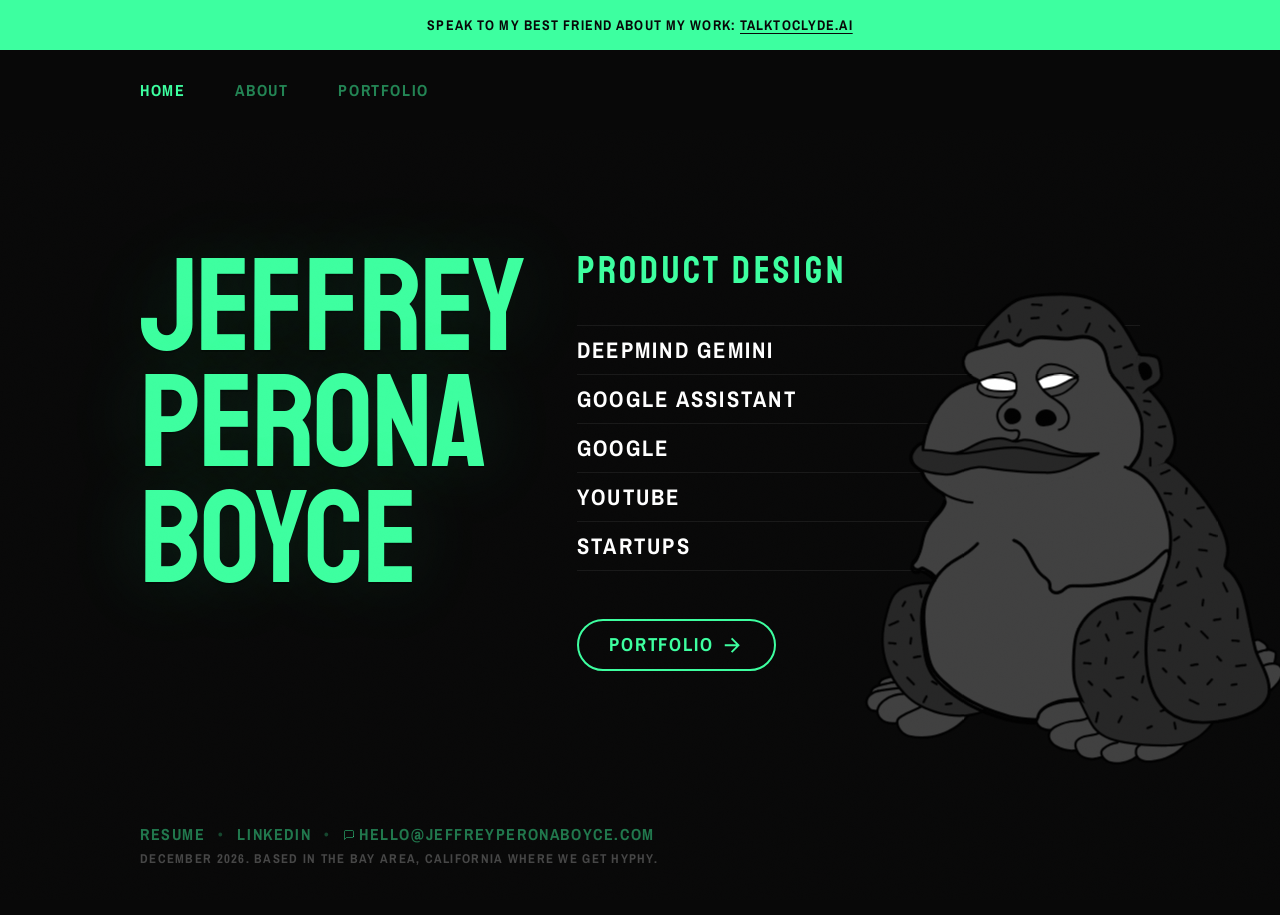
<file: index.html>
<!DOCTYPE html>
<html lang="en">
<head>
  <meta charset="UTF-8" />
  <meta name="viewport" content="width=device-width, initial-scale=1.0" />
  <title>Jeffrey Perona Boyce &mdash; Product Design</title>
  <link rel="icon" type="image/x-icon" href="/favicon.ico">
  <link rel="preconnect" href="https://fonts.googleapis.com" />
  <link rel="preconnect" href="https://fonts.gstatic.com" crossorigin />
  <link href="https://fonts.googleapis.com/css2?family=Staatliches&family=Archivo+Narrow:wght@400;700&display=swap" rel="stylesheet" />
  <link rel="stylesheet" href="styles.css?v=1787777792" />
</head>
<body>

  <div class="banner">
    <p class="banner-text">Speak to my best friend about my work: <a href="https://talktoclyde.ai" target="_blank" rel="noopener">talktoclyde.ai</a></p>
  </div>

  <nav class="site-nav">
    <div class="site-nav-inner">
      <a class="nav-link is-current" href="/">Home</a>
      <a class="nav-link" href="about">About</a>
      <a class="nav-link" href="portfolio">Portfolio</a>
      <a class="nav-link nav-link-hidden" href="gorilla">Gorilla</a>
    </div>
  </nav>

  <div class="page">
    <div class="inner">

      <div class="name-block">
        <span class="name-part">Jeffrey</span>
        <span class="name-part">Perona</span>
        <span class="name-part">Boyce</span>
      </div>

      <div class="info-panel">
        <div class="title-block">
          <h1 class="role-title">Product Design</h1>
        </div>

        <div class="companies-block">
          <div class="company-item">DeepMind Gemini</div>
          <div class="company-item">Google Assistant</div>
          <div class="company-item">Google</div>
          <div class="company-item">YouTube</div>
          <div class="company-item">Startups</div>
        </div>

        <div class="contact-block">
          <a class="email-btn" href="portfolio">
            <span class="email-text">Portfolio</span>
            <svg class="email-icon" viewBox="0 0 24 24" fill="none" xmlns="http://www.w3.org/2000/svg">
              <path d="M16.175 13H4V11H16.175L10.575 5.4L12 4L20 12L12 20L10.575 18.6L16.175 13Z" fill="currentColor"/>
            </svg>
          </a>
        </div>
      </div>

      <div class="gorilla-wrap" aria-hidden="true">
        <div class="gorilla-lottie" aria-hidden="true"></div>
      </div>
    </div>
  </div>

  <div class="footer-bar">
    <div class="footer-inner">
      <p class="footer-links">
        <a href="https://raw.githubusercontent.com/jeffreyboyce-byte/portfolio/main/jeffrey-perona-boyce-resume.pdf" target="_blank" rel="noopener">Resume</a>
        <span class="sep">&bull;</span>
        <a href="https://linkedin.com/in/jeffreyperonaboyce" target="_blank" rel="noopener">LinkedIn</a>
        <span class="sep">&bull;</span>
        <a id="email-link" href="#">
          <svg style="display:inline-block;vertical-align:middle;margin-right:4px;margin-bottom:2px;" width="12" height="12" viewBox="0 0 24 24" fill="none" xmlns="http://www.w3.org/2000/svg"><path d="M21 15C21 15.5304 20.7893 16.0391 20.4142 16.4142C20.0391 16.7893 19.5304 17 19 17H7L3 21V5C3 4.46957 3.21071 3.96086 3.58579 3.58579C3.96086 3.21071 4.46957 3 5 3H19C19.5304 3 20.0391 3.21071 20.4142 3.58579C20.7893 3.96086 21 4.46957 21 5V15Z" stroke="currentColor" stroke-width="2" stroke-linecap="round" stroke-linejoin="round"/></svg><span id="email-text"></span>
        </a>
      </p>
      <p class="footer-text" id="footer-text"></p>
    </div>
  </div>

  <script src="src/json/gorilla-home.data.js"></script>
  <script src="lottie.min.js"></script>
  <script src="site.js?v=1787514660"></script>

</body>
</html>
</file>
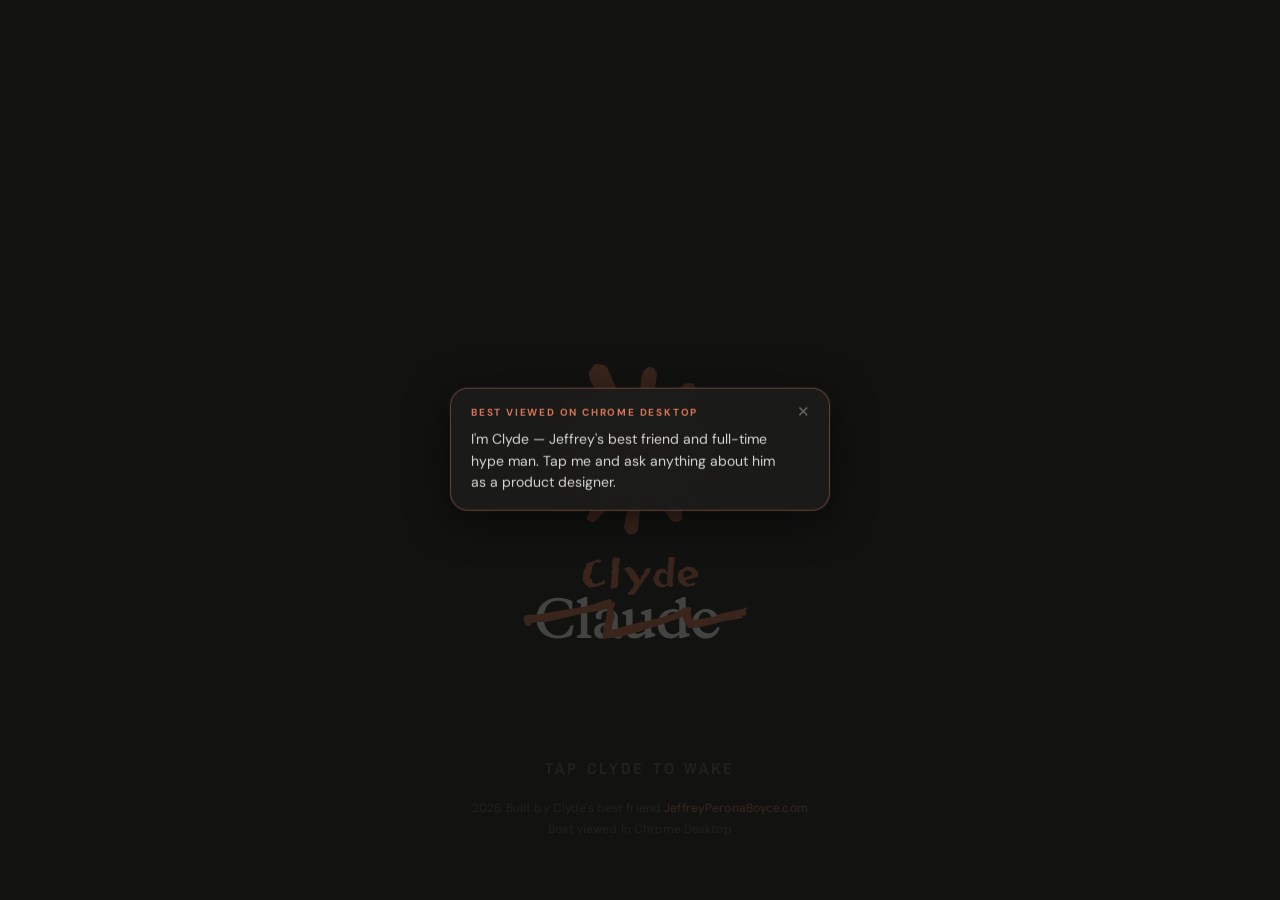
<file: clyde/index.html>
<!DOCTYPE html>
<html lang="en">
<head>
  <meta charset="UTF-8" />
  <meta name="viewport" content="width=device-width, initial-scale=1.0" />
  <title>Clyde — Jeffrey Boyce</title>
  <link href="https://fonts.googleapis.com/css2?family=Fredoka+One&family=Archivo+Narrow:wght@700&family=DM+Sans:wght@400&display=swap" rel="stylesheet">
  <style>
    *, *::before, *::after { margin: 0; padding: 0; box-sizing: border-box; }

    :root {
      --coral:   #d97757;
      --coral10: rgba(217,119,87,0.10);
      --coral25: rgba(217,119,87,0.25);
      --coral55: rgba(217,119,87,0.55);
      --bg:      #1f1f1e;
    }

    html, body {
      width: 100%; height: 100%;
      background: var(--bg);
      overflow: hidden;
      font-family: -apple-system, 'Helvetica Neue', sans-serif;
    }

    #stage {
      position: relative;
      width: 100vw; height: 100vh;
    }

    /* ─────────────────────────────────────────────
       NAME — purely stationary, zero animation
       Container + three child layers
    ───────────────────────────────────────────── */
    #charName {
      position: absolute;
      pointer-events: none;
      user-select: none;
      /* left / top / width / height set by JS */
    }


    /* ─────────────────────────────────────────────
       CHARACTER WRAPPER — the ONLY thing that moves
       Contains body + both disguises.
       Name is NOT inside here.
    ───────────────────────────────────────────── */
    #charWrapper {
      position: absolute;
      transform-origin: center center;
      /* left / top / width / height set by JS */
    }

    /* Sunburst body fills the wrapper */
    #charBody {
      position: absolute;
      inset: 0;
      width: 100%; height: 100%;
      pointer-events: none;
      user-select: none;
    }

    /* ─────────────────────────────────────────────
       DISGUISE — two variants that cross-fade on wake/sleep.
       disguiseSleep (45:77): closed-eye curves baked into lenses.
       disguiseAwake (45:60): open empty lenses.
    ───────────────────────────────────────────── */
    #disguiseSleep, #disguiseAwake {
      position: absolute;
      pointer-events: none;
      user-select: none;
      z-index: 1;
      transition: opacity 0.45s ease;
      /* left / top / width / height set by JS */
    }

    /* Sleeping disguise: visible by default, fades out on wake */
    #disguiseSleep { opacity: 1; }
    #stage.waking    #disguiseSleep,
    #stage.awake     #disguiseSleep,
    #stage.listening #disguiseSleep,
    #stage.thinking  #disguiseSleep,
    #stage.speaking  #disguiseSleep { opacity: 0; }

    /* Awake disguise: hidden by default, fades in on wake */
    #disguiseAwake { opacity: 0; }
    #stage.waking    #disguiseAwake,
    #stage.awake     #disguiseAwake,
    #stage.listening #disguiseAwake,
    #stage.thinking  #disguiseAwake,
    #stage.speaking  #disguiseAwake { opacity: 1; }

    /* ─────────────────────────────────────────────
       OPEN EYES — 46×9 strip, shown when awake only
    ───────────────────────────────────────────── */
    #eyesOpen {
      position: absolute;
      pointer-events: none;
      user-select: none;
      z-index: 2;
      opacity: 0;
      transition: opacity 0.45s ease;
      /* left / top / width / height set by JS */
    }
    #stage.waking    #eyesOpen,
    #stage.awake     #eyesOpen,
    #stage.listening #eyesOpen,
    #stage.thinking  #eyesOpen,
    #stage.speaking  #eyesOpen { opacity: 1; }

    /* ─────────────────────────────────────────────
       CHARACTER ANIMATIONS (wrapper only)
    ───────────────────────────────────────────── */

    /* Sleeping — gentle float */
    #stage.sleeping #charWrapper {
      animation: anim-float 4s ease-in-out infinite;
    }
    @keyframes anim-float {
      0%, 100% { transform: translateY(0px); }
      50%       { transform: translateY(-9px); }
    }

    /* Wake pop */
    #stage.waking #charWrapper {
      animation: anim-wake 0.55s cubic-bezier(0.34,1.45,0.64,1) forwards;
    }
    @keyframes anim-wake {
      0%   { transform: scale(0.92) translateY(8px); }
      100% { transform: scale(1)    translateY(0px); }
    }

    /* Awake idle */
    #stage.awake:not(.listening):not(.thinking):not(.speaking) #charWrapper {
      animation: anim-idle 6s ease-in-out infinite;
    }
    @keyframes anim-idle {
      0%   { transform: translateY(0px)   rotate(0deg)    scale(1.000); }
      20%  { transform: translateY(-7px)  rotate(1.2deg)  scale(1.010); }
      50%  { transform: translateY(-13px) rotate(0deg)    scale(1.015); }
      80%  { transform: translateY(-7px)  rotate(-1.2deg) scale(1.010); }
      100% { transform: translateY(0px)   rotate(0deg)    scale(1.000); }
    }

    /* Listening — alert, perking up */
    #stage.listening #charWrapper {
      animation: anim-listen 1.6s ease-in-out infinite;
    }
    @keyframes anim-listen {
      0%, 100% { transform: translateY(0px)  rotate(0deg)    scale(1.000); }
      40%      { transform: translateY(-8px) rotate(1.0deg)  scale(1.014); }
      70%      { transform: translateY(-5px) rotate(-0.6deg) scale(1.008); }
    }

    /* Thinking — contemplative sway */
    #stage.thinking #charWrapper {
      animation: anim-think 3s ease-in-out infinite;
    }
    @keyframes anim-think {
      0%, 100% { transform: rotate(0deg)    translateY(0px)  scale(1.000); }
      30%      { transform: rotate(2.5deg)  translateY(-5px) scale(1.008); }
      70%      { transform: rotate(-2.0deg) translateY(-7px) scale(1.010); }
    }

    /* Speaking — rhythmic bob */
    #stage.speaking #charWrapper {
      animation: anim-speak 0.42s ease-in-out infinite alternate;
    }
    @keyframes anim-speak {
      0%   { transform: scale(1.000) translateY(0px)  rotate(0deg);   }
      100% { transform: scale(1.016) translateY(-5px) rotate(0.3deg); }
    }

    /* ─────────────────────────────────────────────
       ZZZ  (container positioned by JS)
    ───────────────────────────────────────────── */
    #zzzWrap {
      position: absolute;
      pointer-events: none;
      z-index: 15;
      transition: opacity 0.4s ease;
    }
    #stage.waking    #zzzWrap,
    #stage.awake     #zzzWrap,
    #stage.listening #zzzWrap,
    #stage.thinking  #zzzWrap,
    #stage.speaking  #zzzWrap { opacity: 0; pointer-events: none; }

    .z {
      position: absolute;
      font-family: 'Georgia', serif;
      font-style: italic;
      font-weight: 700;
      color: var(--coral);
      opacity: 0;
      text-shadow: 0 0 14px rgba(217,119,87,0.35);
      animation: zzz-rise 3.6s ease-in-out infinite;
      line-height: 1;
    }
    .z:nth-child(1) { font-size: 14px; left:  0px; top:  24px; animation-delay: 0s;    }
    .z:nth-child(2) { font-size: 20px; left: 16px; top:   6px; animation-delay: 1.2s; }
    .z:nth-child(3) { font-size: 26px; left: 38px; top: -12px; animation-delay: 2.4s; }

    @keyframes zzz-rise {
      0%   { opacity: 0;    transform: translate(0px,   0px)  scale(0.8); }
      18%  { opacity: 0.9;  }
      82%  { opacity: 0.55; }
      100% { opacity: 0;    transform: translate(12px,-46px)  scale(1.1); }
    }

    /* ─────────────────────────────────────────────
       LISTEN RINGS  (container positioned by JS)
    ───────────────────────────────────────────── */
    #listenRings {
      position: absolute;
      pointer-events: none;
      z-index: 3;
    }
    .lring {
      position: absolute;
      border-radius: 50%;
      border: 1px solid var(--coral);
      transform: translate(-50%, -50%) scale(0.85);
      opacity: 0;
    }
    #stage.listening .lring { animation: ring-out 2.2s ease-out infinite; }
    #stage.listening .lring:nth-child(1) { animation-delay: 0s;    }
    #stage.listening .lring:nth-child(2) { animation-delay: 0.6s;  }
    #stage.listening .lring:nth-child(3) { animation-delay: 1.2s;  }

    @keyframes ring-out {
      0%   { opacity: 0.65; transform: translate(-50%,-50%) scale(0.85); }
      100% { opacity: 0;    transform: translate(-50%,-50%) scale(1.40); }
    }

    /* ─────────────────────────────────────────────
       HITBOX  (positioned by JS)
    ───────────────────────────────────────────── */
    #charHitbox {
      position: absolute;
      border-radius: 50%;
      cursor: url("[data-uri]") 26 13, pointer;
      z-index: 20;
    }
    #stage.sleeping #charHitbox:hover { filter: brightness(1.08); }

    /* ─────────────────────────────────────────────
       VOICE UI  (JS-positioned between name and hint)
    ───────────────────────────────────────────── */
    #voiceUI {
      position: absolute;
      left: 0; right: 0;
      display: flex;
      flex-direction: column;
      align-items: center;
      gap: 14px;
      z-index: 30;
      transform-origin: bottom center;
      opacity: 0;
      transform: translateY(12px);
      transition: opacity 0.45s ease 0.15s, transform 0.45s ease 0.15s;
      pointer-events: none;
    }
    #stage.awake     #voiceUI,
    #stage.listening #voiceUI,
    #stage.thinking  #voiceUI,
    #stage.speaking  #voiceUI {
      opacity: 1;
      transform: translateY(0);
      pointer-events: all;
    }

    #thinkDots { display: flex; gap: 5px; opacity: 0; transition: opacity 0.25s; }
    #stage.thinking #thinkDots { opacity: 1; }
    .tdot {
      width: 6px; height: 6px; border-radius: 50%;
      background: var(--coral);
      animation: tdot 1s ease-in-out infinite;
    }
    .tdot:nth-child(2) { animation-delay: 0.2s; }
    .tdot:nth-child(3) { animation-delay: 0.4s; }
    @keyframes tdot {
      0%,80%,100% { transform: scale(0.7); opacity: 0.4; }
      40%          { transform: scale(1.2); opacity: 1;   }
    }

    #waveform { display: flex; align-items: center; gap: 4px; height: 60px; }
    .wbar {
      width: 4px; height: 5px; background: var(--coral); border-radius: 3px;
      transform-origin: center;
    }
    #stage.speech-active .wbar,
    #stage.speaking      .wbar { animation: wbar var(--spd) ease-in-out infinite alternate; }
    /* During listening JS drives bar heights via AnalyserNode — suppress CSS anim */
    #stage.listening .wbar { animation: none; opacity: 0.45; }

    @keyframes wbar {
      0%   { height: 5px;         opacity: 0.5; }
      60%  { height: calc(var(--h) * 0.7); opacity: 0.9; }
      100% { height: var(--h);    opacity: 1;   }
    }

    /* Each bar: --h = peak height, --spd = speed, animation-delay for stagger */
    .wbar:nth-child(1)  { --h: min(18px, 4vw); --spd: 0.54s; animation-delay: -0.12s; }
    .wbar:nth-child(2)  { --h: min(42px, 9vw); --spd: 0.41s; animation-delay: -0.33s; }
    .wbar:nth-child(3)  { --h: min(30px, 6.5vw); --spd: 0.68s; animation-delay: -0.07s; }
    .wbar:nth-child(4)  { --h: min(54px, 11vw); --spd: 0.38s; animation-delay: -0.51s; }
    .wbar:nth-child(5)  { --h: min(36px, 8vw);  --spd: 0.58s; animation-delay: -0.22s; }
    .wbar:nth-child(6)  { --h: min(60px, 12vw); --spd: 0.34s; animation-delay: -0.44s; }
    .wbar:nth-child(7)  { --h: min(32px, 7vw);  --spd: 0.62s; animation-delay: -0.16s; }
    .wbar:nth-child(8)  { --h: min(50px, 10vw); --spd: 0.43s; animation-delay: -0.38s; }
    .wbar:nth-child(9)  { --h: min(24px, 5vw);  --spd: 0.71s; animation-delay: -0.09s; }
    .wbar:nth-child(10) { --h: min(44px, 9.5vw); --spd: 0.37s; animation-delay: -0.27s; }
    .wbar:nth-child(11) { --h: min(14px, 3vw);  --spd: 0.56s; animation-delay: -0.18s; }


    /* ── Bottom hints (static, centred, positioned by JS) ───────── */
    #hintWrap {
      position: relative;
      height: 22px; /* fixed height = one hint line — never shifts */
      width: 100%;
      margin-bottom: 16px;
    }
    #sleepHint, #awakeHint {
      position: absolute;
      top: 0; left: 0; right: 0;
      text-align: center;
      color: rgba(255,255,255,0.30);
      font-family: 'Archivo Narrow', sans-serif;
      font-weight: 700;
      font-size: 16px; letter-spacing: 0.20em; text-transform: uppercase;
      pointer-events: none;
      opacity: 0;
      transition: opacity 0.45s ease;
      white-space: nowrap;
    }
    #stage.sleeping  #sleepHint { opacity: 1; }
    #stage.awake     #awakeHint,
    #stage.listening #awakeHint,
    #stage.thinking  #awakeHint,
    #stage.speaking  #awakeHint { opacity: 1; }

    /* ── Page footer — top set by JS so it always sits below voiceUI ── */
    #pageFooter {
      position: absolute;
      /* top set by layoutOverlays() */
      left: 0; right: 0;
      display: flex;
      flex-direction: column;
      align-items: center;
      gap: 5px;
      pointer-events: none;
      z-index: 30;
    }
    #pageFooter p {
      font-family: 'Google Sans', 'DM Sans', sans-serif;
      font-size: 12px;
      color: rgba(255,255,255,0.30);
      letter-spacing: 0.01em;
      margin: 0;
    }
    #pageFooter a {
      color: #D97757;
      text-decoration: none;
      pointer-events: all;
    }
    #pageFooter a:hover { text-decoration: underline; }

    /* ── Cursor-following tooltip ────────────────────────────────── */
    #cursorTip {
      position: fixed;
      background: #1F1F1E;
      color: #fff;
      border: 1px solid rgba(255,255,255,0.12);
      font-family: 'Fredoka One', cursive;
      font-size: 15px;
      letter-spacing: 0.02em;
      padding: 7px 18px;
      border-radius: 50px;
      pointer-events: none;
      opacity: 0;
      transform: translateY(4px);
      transition: opacity 0.14s ease, transform 0.14s ease;
      z-index: 1000;
      white-space: nowrap;
      box-shadow: 0 4px 14px rgba(0,0,0,0.30), 0 0 0 2px rgba(255,255,255,0.25);
    }
    #cursorTip.visible {
      opacity: 1;
      transform: translateY(0px);
    }

    /* ── Education banner ───────────────────────────────────────── */
    #eduScrim {
      position: fixed;
      inset: 0;
      z-index: 39;
      background: rgba(15,15,14,0.78);
      opacity: 0;
      pointer-events: none;
      transition: opacity 0.5s ease;
    }
    #eduScrim.edu-visible {
      opacity: 1;
      pointer-events: all;
    }
    #eduBanner {
      position: absolute;
      z-index: 40;
      /* top set by layoutOverlays(); left/width handled by CSS */
      left: 50%;
      width: min(380px, calc(100vw - 48px));
      background: rgba(28, 28, 27, 0.96);
      border: 1px solid rgba(217, 119, 87, 0.40);
      border-radius: 18px;
      padding: 16px 44px 16px 20px;
      box-shadow: 0 8px 40px rgba(0,0,0,0.6), 0 0 0 1px rgba(255,255,255,0.04);
      backdrop-filter: blur(16px);
      -webkit-backdrop-filter: blur(16px);
      color: rgba(255,255,255,0.82);
      font-family: 'DM Sans', 'Google Sans', sans-serif;
      font-size: 14px;
      line-height: 1.55;
      pointer-events: all;
      opacity: 0;
      transform: translate(-50%, -10px);
      transition: opacity 0.5s ease, transform 0.5s ease;
    }
    #eduBanner.edu-visible {
      opacity: 1;
      transform: translate(-50%, -50%);
    }
    #eduBanner.edu-out {
      opacity: 0;
      transform: translate(-50%, -10px);
      pointer-events: none;
    }
    #eduDisclaimer {
      display: block;
      font-family: 'DM Sans', 'Google Sans', sans-serif;
      font-weight: 700;
      font-size: 10px;
      letter-spacing: 0.18em;
      color: var(--coral);
      margin-bottom: 8px;
    }
    #eduClose {
      position: absolute;
      top: 11px; right: 13px;
      background: none;
      border: none;
      color: rgba(255,255,255,0.35);
      cursor: pointer;
      font-size: 15px;
      line-height: 1;
      padding: 4px 6px;
      border-radius: 6px;
      transition: color 0.15s, background 0.15s;
    }
    #eduClose:hover {
      color: rgba(255,255,255,0.85);
      background: rgba(255,255,255,0.08);
    }

    /* Browser warning */
    #browserWarn {
      display: none; position: fixed;
      bottom: 16px; left: 50%; transform: translateX(-50%);
      background: rgba(217,119,87,0.12);
      border: 1px solid var(--coral25); border-radius: 10px;
      color: rgba(255,255,255,0.6); font-size: 12px;
      padding: 9px 18px; white-space: nowrap; z-index: 100;
    }
  </style>
</head>
<body>
<div id="stage" class="sleeping">

  <!-- Full-page scrim behind the education banner -->
  <div id="eduScrim"></div>

  <!-- Education banner — visible on load, auto-dismisses after 15 s -->
  <div id="eduBanner" role="status">
    <span id="eduDisclaimer">BEST VIEWED ON CHROME DESKTOP</span>
    I'm Clyde — Jeffrey's best friend and full-time hype man. Tap me and ask anything about him as a product designer.
    <button id="eduClose" aria-label="Dismiss">✕</button>
  </div>

  <!-- Name: stationary, NEVER animates. Single vectorized Figma asset (45:65). -->
  <img id="charName"
       src="./assets/name.svg"
       alt="Clyde" draggable="false" />

  <!-- Character wrapper: the ONLY animated element -->
  <div id="charWrapper">
    <!-- 45:72 Sunburst body — fills wrapper -->
    <img id="charBody"
         src="./assets/clyde.svg"
         alt="" draggable="false" />
    <!-- 45:77 Sleeping disguise — closed-eye curves baked into lenses -->
    <img id="disguiseSleep"
         src="[data-uri]"
         alt="" draggable="false" />
    <!-- 45:60 Awake disguise — open empty lenses (eyes are a separate layer) -->
    <img id="disguiseAwake"
         src="[data-uri]"
         alt="" draggable="false" />
    <!-- 49:99 Open eyes — 46×9 strip, shown when awake -->
    <img id="eyesOpen"
         src="[data-uri]"
         alt="" draggable="false" />
  </div>

  <!-- Rings, ZZZ, hitbox -->
  <div id="listenRings">
    <div class="lring"></div>
    <div class="lring"></div>
    <div class="lring"></div>
  </div>

  <div id="zzzWrap">
    <span class="z">z</span>
    <span class="z">z</span>
    <span class="z">Z</span>
  </div>

  <div id="charHitbox" role="button" tabindex="0" aria-label="Wake up Clyde"></div>

  <!-- Cursor-following tooltip -->
  <div id="cursorTip"></div>

  <!-- Footer: hint → credit → browser note -->
  <div id="pageFooter">
    <div id="hintWrap">
      <div id="sleepHint">tap clyde to wake</div>
      <div id="awakeHint">tap clyde to sleep</div>
    </div>
    <p><span id="footerYear"></span> Built by Clyde's best friend <a href="https://JeffreyPeronaBoyce.com" target="_blank" rel="noopener">JeffreyPeronaBoyce.com</a></p>
    <p>Best viewed in Chrome Desktop</p>
  </div>


  <!-- Voice UI -->
  <div id="voiceUI">
    <div id="thinkDots">
      <div class="tdot"></div><div class="tdot"></div><div class="tdot"></div>
    </div>
    <div id="waveform"></div>
  </div>

</div>
<div id="browserWarn">Voice recognition needs Chrome or Edge.</div>

<script>
// Debug panel placeholder (disabled)
const debugPanel = { textContent: '' };

/* ══════════════════════════════════════════
   FIGMA LAYOUT CONSTANTS
   Frame: 1200 × 800  (node 49:97)
   All positions are in Figma canvas units.
══════════════════════════════════════════ */
const IMG_W = 1200, IMG_H = 800;

// Sunburst body (44:24)
const CHAR_X = 515, CHAR_Y = 319, CHAR_W = 161, CHAR_H = 161;

// Disguise frame (45:60) — glasses, nose, mustache
const DISG_X = 551, DISG_Y = 368, DISG_W = 90,   DISG_H = 77.7;

// Eyes Open (49:99) — relative offset from charWrapper origin
const EYES_DX = 57, EYES_DY = 67, EYES_W = 46, EYES_H = 9;


// Name group (45:65) — single vectorized image
const NAME_X = 491.31, NAME_Y = 498, NAME_W = 210.25, NAME_H = 81.37;

/* ══════════════════════════════════════════
   DOM REFS
══════════════════════════════════════════ */
const stage         = document.getElementById('stage');
const charWrapper   = document.getElementById('charWrapper');
const charBody      = document.getElementById('charBody');
const disguiseSleep = document.getElementById('disguiseSleep');
const disguiseAwake = document.getElementById('disguiseAwake');
const eyesOpen      = document.getElementById('eyesOpen');
const charNameEl    = document.getElementById('charName');
const zzzWrap       = document.getElementById('zzzWrap');
const listenRings   = document.getElementById('listenRings');
const charHitbox    = document.getElementById('charHitbox');
const voiceUI       = document.getElementById('voiceUI');

/* ══════════════════════════════════════════
   LAYOUT  —  Figma coords → viewport px
   Portrait phones: scale to width so the
   character fills the screen nicely instead
   of being miniaturised by the 1200px frame.
══════════════════════════════════════════ */
function layoutOverlays() {
  const vw = window.innerWidth, vh = window.innerHeight;
  const isPortrait = vh > vw;

  // Base scale: fit the Figma frame to the viewport.
  // Portrait scales to the character-centric 650 px width; landscape fits the full frame.
  const rawScale = isPortrait
    ? vw / 650
    : Math.min(vw / IMG_W, vh / IMG_H);

  // Floor: Clyde must be at least 80 px wide — avoids invisibly tiny character.
  const MIN_CHAR_PX  = 80;
  let   scale        = Math.max(rawScale, MIN_CHAR_PX / CHAR_W);

  // Ceiling: the entire vertical stack (Clyde → name → voiceUI → footer) must fit in vh.
  // Derived analytically from nameBottom + VOICE_GAP + voiceUIH + FOOTER_GAP + footerH ≤ vh:
  //   scale ≤ (vh/2 − STACK_EXTRAS) / (NAME_Y + NAME_H − IMG_H/2)
  const FOOTER_EST_H = Math.max(
    (document.getElementById('pageFooter') || {}).offsetHeight || 0, 70
  );
  const STACK_EXTRAS = 20 + 80 + 16 + FOOTER_EST_H; // VOICE_GAP + voiceUIH + FOOTER_GAP + footerH
  const stackDenom   = NAME_Y + NAME_H - IMG_H / 2;  // 179.37 px per scale unit
  const maxFitScale  = (vh / 2 - STACK_EXTRAS) / stackDenom;
  if (maxFitScale > 0) scale = Math.min(scale, maxFitScale);

  const rendW = IMG_W * scale, rendH = IMG_H * scale;
  const offX  = (vw - rendW) / 2;
  const offY  = (vh - rendH) / 2;

  // ── 1. Character wrapper — clamped so Clyde never leaves the top ─
  const CHAR_TOP_MIN = 12; // px from viewport top
  const wL = offX + CHAR_X * scale;
  const wT = Math.max(CHAR_TOP_MIN, offY + CHAR_Y * scale);
  const wW = CHAR_W * scale;
  const wH = CHAR_H * scale;

  Object.assign(charWrapper.style, {
    left: wL + 'px', top: wT + 'px',
    width: wW + 'px', height: wH + 'px',
  });

  // ── 1b. Education banner — centered over Clyde ──────
  // CSS handles left (50%) and translate(-50%, -50%); JS only sets top = Clyde center.
  const eduBanner = document.getElementById('eduBanner');
  if (eduBanner && !eduBanner.classList.contains('edu-out')) {
    const clydeCenterY = wT + (CHAR_H * scale) / 2;
    eduBanner.style.top    = clydeCenterY + 'px';
    eduBanner.style.bottom = '';
    eduBanner.style.left   = '';  // CSS: left: 50%
    eduBanner.style.width  = '';  // CSS: width: min(380px, ...)
  }

  // ── 2. Disguise variants — relative to charWrapper ────────────
  const dL = (DISG_X - CHAR_X) * scale;
  const dT = (DISG_Y - CHAR_Y) * scale;
  const dStyles = { left: dL + 'px', top: dT + 'px', width: DISG_W * scale + 'px', height: DISG_H * scale + 'px' };
  Object.assign(disguiseSleep.style, dStyles);
  Object.assign(disguiseAwake.style, dStyles);

  // ── 3. Eyes Open — relative to charWrapper ────────────────────
  Object.assign(eyesOpen.style, {
    left:   EYES_DX * scale + 'px',
    top:    EYES_DY * scale + 'px',
    width:  EYES_W  * scale + 'px',
    height: EYES_H  * scale + 'px',
  });

  // ── 4. Name — vertical offset anchored to charWrapper top ─────
  // This keeps Clyde + name locked together when Clyde is clamped.
  const nameTop    = wT + (NAME_Y - CHAR_Y) * scale;
  const nameBottom = nameTop + NAME_H * scale;
  Object.assign(charNameEl.style, {
    left:   (offX + NAME_X * scale) + 'px',
    top:    nameTop + 'px',
    width:  NAME_W * scale + 'px',
    height: NAME_H * scale + 'px',
  });

  // ── 5. Voice UI — derived from name bottom, always below it ───
  // Positioning flows top-down: Clyde → name → voiceUI → footer.
  // Nothing in this chain can overlap the element above it.
  const VOICE_GAP   = 20; // px between name bottom and think-dots
  const voiceUITop  = nameBottom + VOICE_GAP;
  voiceUI.style.bottom = '';
  voiceUI.style.top    = voiceUITop + 'px';

  // ── 6. Footer — derived from voiceUI bottom, always below it ──
  const voiceUIH   = Math.max(voiceUI.offsetHeight, 80); // 80px = dots + gap + waveform
  const FOOTER_GAP = 16; // px between voiceUI bottom and footer
  const pageFooterEl = document.getElementById('pageFooter');
  pageFooterEl.style.bottom = '';
  pageFooterEl.style.top    = (voiceUITop + voiceUIH + FOOTER_GAP) + 'px';

  // ── 7. Character centre (hitbox / rings / ZZZ) ────────────────
  const cx = wL + wW / 2;
  const cy = wT + wH / 2;

  // ZZZ: upper-right of character
  zzzWrap.style.left = (cx + wW * 0.28) + 'px';
  zzzWrap.style.top  = (cy - wH * 0.55) + 'px';

  // Listen rings
  listenRings.style.left = cx + 'px';
  listenRings.style.top  = cy + 'px';
  const rb   = wW * 1.15;
  const rEls = listenRings.querySelectorAll('.lring');
  rEls[0].style.width = rEls[0].style.height = (rb * 1.00) + 'px';
  rEls[1].style.width = rEls[1].style.height = (rb * 1.35) + 'px';
  rEls[2].style.width = rEls[2].style.height = (rb * 1.70) + 'px';

  // Hitbox
  const hs = wW * 1.2;
  Object.assign(charHitbox.style, {
    left: (cx - hs / 2) + 'px', top: (cy - hs / 2) + 'px',
    width: hs + 'px', height: hs + 'px',
  });

  // Hints are now inside #pageFooter — no JS positioning needed
}

layoutOverlays();
window.addEventListener('resize', layoutOverlays);

/* ── Education banner + scrim: fade in, auto-dismiss after 15 s or on ✕/scrim click ── */
(function () {
  const banner   = document.getElementById('eduBanner');
  const scrim    = document.getElementById('eduScrim');
  const closeBtn = document.getElementById('eduClose');
  if (!banner) return;

  // Fade in on next frame so CSS transitions fire
  requestAnimationFrame(() => {
    banner.classList.add('edu-visible');
    if (scrim) scrim.classList.add('edu-visible');
  });

  function dismiss() {
    banner.classList.remove('edu-visible');
    banner.classList.add('edu-out');
    if (scrim) scrim.classList.remove('edu-visible');
    setTimeout(layoutOverlays, 550);
  }

  closeBtn.addEventListener('click', dismiss);
  if (scrim) scrim.addEventListener('click', dismiss); // tap scrim to dismiss
  setTimeout(dismiss, 15000);
})();

// Inject current year into footer
document.getElementById('footerYear').textContent = new Date().getFullYear();

// On mobile, update the awake hint to reflect tap-to-speak model
if (('ontouchstart' in window) || (navigator.maxTouchPoints > 0)) {
  const awakeHintEl = document.getElementById('awakeHint');
  if (awakeHintEl) awakeHintEl.textContent = 'tap clyde to speak';
}

/* ══════════════════════════════════════════
   WAVEFORM BARS
══════════════════════════════════════════ */
const waveformEl = document.getElementById('waveform');
for (let i = 0; i < 11; i++) {
  const b = document.createElement('div');
  b.className = 'wbar';
  waveformEl.appendChild(b);
}

/* ══════════════════════════════════════════
   STATE MACHINE
══════════════════════════════════════════ */
const S = {
  SLEEPING: 'sleeping', WAKING: 'waking', AWAKE: 'awake',
  LISTENING: 'listening', THINKING: 'thinking', SPEAKING: 'speaking',
};
let state = S.SLEEPING;

function setState(s) {
  const prev = state;
  state = s;
  // Always include the state name; add 'awake' superclass for all post-sleep states
  const cls = ['stage', s];
  if (s !== S.SLEEPING && s !== S.WAKING) cls.push('awake');
  stage.className = cls.join(' ');
  // Start/stop mic analyser when entering/leaving LISTENING
  if (s === S.LISTENING) startMicAnalyser();
  else if (prev === S.LISTENING) stopMicAnalyser();
}

/* ══════════════════════════════════════════
   MIC FREQUENCY ANALYSER — drives waveform bars
   during LISTENING state with real speech input
══════════════════════════════════════════ */
let _micAnalyser = null;
let _micSrc      = null;
let _micRafId    = null;

// Max heights (px) matching each bar's --h CSS var
const WBAR_MAX_H = [18, 42, 30, 54, 36, 60, 32, 50, 24, 44, 14];

function startMicAnalyser() {
  stopMicAnalyser();
  if (!_audioCtx || !micStream) return;
  try {
    _micSrc      = _audioCtx.createMediaStreamSource(micStream);
    _micAnalyser = _audioCtx.createAnalyser();
    _micAnalyser.fftSize               = 512;
    _micAnalyser.smoothingTimeConstant = 0.72;
    _micSrc.connect(_micAnalyser);
    const freqBuf = new Uint8Array(_micAnalyser.frequencyBinCount);
    const wbars   = document.querySelectorAll('.wbar');
    const N       = wbars.length; // 11

    // Map bars to voice frequency range (100 Hz – 3 kHz)
    const binHz  = _audioCtx.sampleRate / _micAnalyser.fftSize;
    const minBin = Math.max(1, Math.floor(100  / binHz));
    const maxBin = Math.min(Math.floor(3000 / binHz), freqBuf.length - 1);

    function tick() {
      if (state !== S.LISTENING) { stopMicAnalyser(); return; }
      _micRafId = requestAnimationFrame(tick);
      _micAnalyser.getByteFrequencyData(freqBuf);

      for (let i = 0; i < N; i++) {
        // Average the frequency bins that map to this bar
        const bStart = Math.round(minBin + (maxBin - minBin) * (i / N));
        const bEnd   = Math.round(minBin + (maxBin - minBin) * ((i + 1) / N));
        let avg = 0;
        for (let b = bStart; b <= bEnd; b++) avg += freqBuf[b];
        avg /= Math.max(1, bEnd - bStart + 1);

        const vol = avg / 255; // 0–1
        const h   = Math.max(5, vol * WBAR_MAX_H[i] * 1.25);
        wbars[i].style.height  = h.toFixed(1) + 'px';
        wbars[i].style.opacity = (0.35 + vol * 0.65).toFixed(3);
      }
    }
    tick();
  } catch (e) { console.warn('[mic-analyser]', e); }
}

function stopMicAnalyser() {
  if (_micRafId) { cancelAnimationFrame(_micRafId); _micRafId = null; }
  if (_micSrc)   { try { _micSrc.disconnect(); } catch (_) {} _micSrc = null; }
  _micAnalyser = null;
  // Reset bar heights so CSS animation can take over again (e.g. during speaking)
  document.querySelectorAll('.wbar').forEach(b => { b.style.height = ''; b.style.opacity = ''; });
}

/* ══════════════════════════════════════════
   BLINK  —  fully decoupled from wrapper animation
   Manipulates disguiseClosed opacity directly,
   bypassing CSS transitions for the close stroke
   so the open/close feels like a real blink.
══════════════════════════════════════════ */
let blinkTimer = null;

function doBlink() {
  if (state === S.SLEEPING || state === S.WAKING) { scheduleBlink(); return; }

  // Instant close — hide eyes immediately (bypass CSS transition)
  eyesOpen.style.transition = 'none';
  eyesOpen.style.opacity    = '0';

  setTimeout(() => {
    // Smooth open — restore transition, CSS cascade drives back to 1
    eyesOpen.style.transition = 'opacity 0.09s ease';
    eyesOpen.style.opacity    = ''; // → CSS cascade → 1
    scheduleBlink();
  }, 130);
}

function scheduleBlink() {
  clearTimeout(blinkTimer);
  // Occasional double-blink (15 % chance) makes it feel alive
  const delay = Math.random() < 0.15 ? 400 : 3000 + Math.random() * 5000;
  blinkTimer = setTimeout(doBlink, delay);
}

/* ══════════════════════════════════════════
   POWER-UP SEQUENCE  —  3 blinks + sfx on boot
   Runs once at first wake, in parallel with
   VF session init. Normal blinking resumes after.
══════════════════════════════════════════ */
function doBlinkOnce() {
  return new Promise(resolve => {
    eyesOpen.style.transition = 'none';
    eyesOpen.style.opacity    = '0';
    setTimeout(() => {
      eyesOpen.style.transition = 'opacity 0.09s ease';
      eyesOpen.style.opacity    = ''; // CSS cascade → 1
      setTimeout(resolve, 100);       // wait for open to finish
    }, 130);
  });
}

async function powerUpSequence() {
  const sfx = new Audio('./power-up.m4a');

  // Promise that resolves when the clip finishes (or errors out)
  const sfxDone = new Promise(resolve => {
    sfx.addEventListener('ended', resolve, { once: true });
    sfx.addEventListener('error', resolve, { once: true }); // don't block if file missing
    sfx.play().catch(e => { console.warn('[power-up sfx]', e); resolve(); });
  });

  // 3 blinks run simultaneously with the sound
  const blinksDone = (async () => {
    for (let i = 0; i < 3; i++) {
      await doBlinkOnce();
      if (i < 2) await new Promise(r => setTimeout(r, 100));
    }
  })();

  // Wait for both — sound AND blinks — before continuing to the greeting
  await Promise.all([sfxDone, blinksDone]);
}

/* ══════════════════════════════════════════
   WAKE UP / GO TO SLEEP
══════════════════════════════════════════ */
/* ══════════════════════════════════════════
   iOS AUDIO UNLOCK
   iOS blocks audio.play() unless it occurs
   inside a user-gesture call stack. Calling
   AudioContext.resume() here, from the tap
   handler, unlocks all subsequent playback.
══════════════════════════════════════════ */
let _audioCtx = null;
function unlockAudio() {
  if (_audioCtx) return;
  try {
    _audioCtx = new (window.AudioContext || window.webkitAudioContext)();
    _audioCtx.resume();
    // Play a zero-length silent buffer to fully unlock HTML5 audio on iOS
    const buf = _audioCtx.createBuffer(1, 1, 22050);
    const src = _audioCtx.createBufferSource();
    src.buffer = buf;
    src.connect(_audioCtx.destination);
    src.start(0);
  } catch (_) {}
}

let micStream = null;

async function ensureMicPermission() {
  if (micStream) return; // already granted
  try {
    micStream = await navigator.mediaDevices.getUserMedia({ audio: true });
    // Keep the stream alive — this holds the permission for the session
    // SpeechRecognition uses its own internal stream; this just primes the grant
  } catch (err) {
    console.warn('Mic permission denied:', err);
  }
}

// Request mic permission immediately on page load so the browser prompt
// appears at landing rather than making the user wake Clyde first.
ensureMicPermission();

function wakeUp() {
  if (state !== S.SLEEPING) return;
  setState(S.WAKING);
  unlockAudio();          // unlock iOS audio from this tap gesture
  ensureMicPermission(); // no-op if already granted; safety net for late permission
  setTimeout(() => {
    setState(S.AWAKE);
    launchVoiceflow(); // power-up blinks + greeting, then listening
  }, 580);
}

let goingToSleep = false; // guard against double-trigger during blink sequence

async function goToSleep() {
  if (state === S.SLEEPING || state === S.WAKING || goingToSleep) return;
  goingToSleep = true;

  if (isMobile && isRecording) { mediaRecorder && mediaRecorder.stop(); isRecording = false; }
  stopListening();
  stopAudio();
  clearTimeout(blinkTimer);

  // 3 blinks, then sleep state + power-down sound simultaneously
  for (let i = 0; i < 3; i++) {
    await doBlinkOnce();
    if (i < 2) await new Promise(r => setTimeout(r, 100));
  }

  setState(S.SLEEPING);
  goingToSleep = false;

  const sfx = new Audio('./power-down.m4a');
  sfx.play().catch(e => console.warn('[power-down sfx]', e));
}

charHitbox.addEventListener('click', () => {
  if (state === S.SLEEPING) {
    wakeUp();
    // Listening starts after the greeting finishes (inside launchVoiceflow)
  } else if (isMobile) {
    // Mobile tap-to-speak state machine:
    // AWAKE → start recording | LISTENING → stop & transcribe | anything else → sleep
    if (state === S.AWAKE) {
      mobileStartRecording();
    } else if (state === S.LISTENING) {
      mobileStopRecording();
    } else if (state !== S.WAKING) {
      if (isRecording) mobileStopRecording();
      goToSleep();
    }
  } else if (state !== S.WAKING) {
    goToSleep();
  }
});
charHitbox.addEventListener('keydown', e => {
  if (e.key === 'Enter' || e.key === ' ') {
    if (state === S.SLEEPING) wakeUp();
    else if (state !== S.WAKING) goToSleep();
  }
});

/* ══════════════════════════════════════════
   VOICEFLOW v4 API INTEGRATION
══════════════════════════════════════════ */
const EL_API_KEY    = 'sk_5010a2b984ce6733cff1661dbe676d247d6e2d4c622f9f5c';
const VF_API_KEY    = 'VF.DM.6a090e73188c5c9883901c8c.e4ZTTOr1qFjgDCUS';
const VF_PROJECT    = '6a090b66a62d285256e04fad';
const VF_ENV        = 'main';
const VF_USER_ID    = 'clyde_' + Date.now();
const VF_SESSION_URL = `https://general-runtime.voiceflow.com/v4/project/${VF_PROJECT}/environment/${VF_ENV}/session`;
const VF_INTERACT_URL = 'https://general-runtime.voiceflow.com/v4/interact';

let vfSessionKey = null;

async function startVoiceflowSession() {
  const res = await fetch(VF_SESSION_URL, {
    method:  'POST',
    headers: { 'Authorization': VF_API_KEY, 'Content-Type': 'application/json' },
    body:    JSON.stringify({ userID: VF_USER_ID }),
  });
  if (!res.ok) {
    const body = await res.text().catch(() => '');
    throw new Error(`Session ${res.status}: ${body.slice(0, 200)}`);
  }
  const data = await res.json();
  vfSessionKey = data.sessionKey;
  console.log('[VF session started]', vfSessionKey);
}

async function vfInteract(action) {
  if (!vfSessionKey) await startVoiceflowSession();
  const res = await fetch(VF_INTERACT_URL, {
    method:  'POST',
    headers: { 'Authorization': vfSessionKey, 'Content-Type': 'application/json' },
    body:    JSON.stringify({ action, config: { tts: true, stripSSML: true } }),
  });
  if (!res.ok) {
    const body = await res.text().catch(() => '');
    throw new Error(`HTTP ${res.status}: ${body.slice(0, 200)}`);
  }
  const data = await res.json();
  const traces = data.traces || data;
  console.log('[VF traces]', JSON.stringify(traces));

  // Collect text + voice reference (format: "elevenlabs:model_id:voice_id")
  let voiceRef = null;
  const text = traces
    .filter(t => t.type === 'text' || t.type === 'speak')
    .map(t => {
      if (t.payload?.voice && !voiceRef) voiceRef = t.payload.voice;
      const msg = t.payload?.message;
      if (msg) return msg;
      const content = t.payload?.slate?.content;
      if (content) return content.flatMap(b => b.children?.map(c => c.text) || []).join(' ');
      return '';
    })
    .filter(Boolean)
    .join(' ');

  // Pre-rendered audio URLs (legacy speak traces)
  const audioSrcs = traces
    .filter(t => t.type === 'speak' && t.payload?.src)
    .map(t => t.payload.src);

  return { text, audioSrcs, voiceRef };
}

/* ══════════════════════════════════════════
   GREETING — 8 variants, random per session
   Played once at first wake, never again.
══════════════════════════════════════════ */
const GREETINGS = [
  "Hey there. I'm Clyde, best friend of Jeffrey Boyce. He's a super cool product designer working on multimodal and conversational experiences — currently shaping how Gemini behaves on smart glasses. Ask me anything about his work, or I can point you to his portfolio.",
  "Hi. I'm Clyde. My best friend Jeffrey works on how AI listens, speaks, and ends turns across devices. Ask me anything.",
  "So — I'm Clyde. Jeffrey, my best friend who I'm here to talk about, redesigned voice authentication at Google so it works across every device instead of needing setup on each one. What are you curious about?",
  "Welcome. I'm Clyde, here to talk about my best friend Jeffrey Boyce. He designs multimodal AI experiences — voice, vision, the whole stack. Where would you like to start?",
  "Hey, Clyde here. My best friend Jeffrey, who you'll be hearing about, leads design on Gemini for Android XR — smart glasses. What can I help with?",
  "Hi there. I'm Clyde. Jeffrey's my best friend who shaped how Gemini's voice identity works — voice selection, voice match, all of it. What would you like to know?",
  "Hey, I'm Clyde. My best friend Jeffrey designs how AI behaves across an ecosystem of devices — glasses, phone, watch, earbuds — figuring out which one should respond and when. Ask away.",
  "Alright — I'm Clyde, best friend of Jeffrey Boyce. He's a product designer working on the harder edges of conversational AI: latency, turn-taking, mic mechanics. What can I tell you?"
];

let greetingPlayed = false;

async function launchVoiceflow() {
  try {
    // VF session init + power-up blinks/sound run in parallel every wake
    await Promise.all([startVoiceflowSession(), powerUpSequence()]);

    // Fire VF launch in background so conversation state initialises, but we don't wait for it
    vfInteract({ type: 'launch' }).catch(e => console.warn('[VF launch bg]', e.message));

    if (state === S.SLEEPING) return;
    scheduleBlink(); // start normal random blinking now

    if (!greetingPlayed) {
      greetingPlayed = true;
      const greeting = GREETINGS[Math.floor(Math.random() * GREETINGS.length)];
      console.log('[greeting]', greeting);
      const src = await synthesizeElevenLabs(greeting, null); // uses default EL voice
      if (state === S.SLEEPING) return;
      await playAudioSrcs([src], false);
    } else {
      // Subsequent wakes (after sleep/re-wake): skip greeting, go straight to listening
      scheduleRestart();
    }
  } catch (e) {
    console.warn('[VF launch]', e.message);
    scheduleBlink();
    if (state !== S.SLEEPING) scheduleRestart(); // fallback: start listening anyway
  }
}

async function queryVoiceflow(text) {
  const result = await vfInteract({ type: 'text', payload: text });
  if (!result.text && !result.audioSrcs.length) {
    return { text: "I didn't catch that — could you try again?", audioSrcs: [], voiceRef: null };
  }
  return result;
}

/* ══════════════════════════════════════════
   ELEVEN LABS SYNTHESIS
   voiceRef format: "elevenlabs:model_id:voice_id"
══════════════════════════════════════════ */
async function synthesizeElevenLabs(text, voiceRef) {
  const parts   = (voiceRef || '').split(':');
  const voiceId = parts[2] || 'N2lVS1w4EtoT3dr4eOWO'; // Callum
  const modelId = parts[1] || 'eleven_turbo_v2_5';
  const res = await fetch(`https://api.elevenlabs.io/v1/text-to-speech/${voiceId}`, {
    method:  'POST',
    headers: { 'xi-api-key': EL_API_KEY, 'Content-Type': 'application/json' },
    body:    JSON.stringify({
      text,
      model_id: modelId,
      voice_settings: { stability: 0.5, similarity_boost: 0.75, style: 0.3, use_speaker_boost: true }
    }),
  });
  if (!res.ok) throw new Error(`ElevenLabs ${res.status}`);
  const blob = await res.blob();
  return URL.createObjectURL(blob);
}

/* ══════════════════════════════════════════
   SPEECH RECOGNITION
   Mobile  → MediaRecorder + ElevenLabs Scribe
   Desktop → Web Speech API (auto-listen loop)
══════════════════════════════════════════ */
const isMobile = ('ontouchstart' in window) || (navigator.maxTouchPoints > 0);

// Debug logger
function dbg(msg) {
  const t = new Date().toLocaleTimeString('en',{hour12:false,hour:'2-digit',minute:'2-digit',second:'2-digit'});
  console.log('[SR]', msg);
  debugPanel.textContent = t + ' ' + msg + '\n' + debugPanel.textContent;
}

dbg('isMobile=' + isMobile);

/* ── MOBILE: MediaRecorder → ElevenLabs Scribe ── */
let mediaRecorder = null;
let audioChunks   = [];
let isRecording   = false;

async function mobileStartRecording() {
  if (isRecording) return;
  dbg('getUserMedia...');
  let stream;
  try {
    stream = await navigator.mediaDevices.getUserMedia({ audio: true });
  } catch (err) {
    dbg('getUserMedia error: ' + err.message);
    setState(S.AWAKE);
    return;
  }
  dbg('stream OK, starting MediaRecorder');
  audioChunks = [];
  // Pick best supported mime type
  const mime = ['audio/webm;codecs=opus','audio/webm','audio/ogg;codecs=opus','audio/mp4']
    .find(t => MediaRecorder.isTypeSupported(t)) || '';
  dbg('mime: ' + (mime || 'default'));
  mediaRecorder = new MediaRecorder(stream, mime ? { mimeType: mime } : {});
  mediaRecorder.ondataavailable = e => { if (e.data.size > 0) audioChunks.push(e.data); };
  mediaRecorder.onstop = async () => {
    stream.getTracks().forEach(t => t.stop());
    isRecording = false;
    stage.classList.remove('speech-active');
    if (state !== S.LISTENING) return; // aborted (went to sleep)
    setState(S.THINKING);
    const blob = new Blob(audioChunks, { type: mime || 'audio/webm' });
    dbg('blob size: ' + blob.size + ' bytes');
    try {
      const transcript = await transcribeScribe(blob, mime);
      dbg('transcript: "' + transcript + '"');
      if (transcript && transcript.trim()) {
        processQuery(transcript.trim());
      } else {
        dbg('empty transcript — back to awake');
        setState(S.AWAKE);
      }
    } catch (err) {
      dbg('scribe error: ' + err.message);
      setState(S.AWAKE);
    }
  };
  mediaRecorder.start();
  isRecording = true;
  setState(S.LISTENING);
  stage.classList.add('speech-active');
  dbg('recording...');
}

function mobileStopRecording() {
  if (!mediaRecorder || mediaRecorder.state !== 'recording') return;
  dbg('stopping recorder');
  mediaRecorder.stop();
}

async function transcribeScribe(blob, mime) {
  const form = new FormData();
  // ElevenLabs Scribe expects the field name "file"
  const ext  = (mime || '').includes('mp4') ? 'mp4' : (mime || '').includes('ogg') ? 'ogg' : 'webm';
  form.append('file', blob, 'recording.' + ext);
  form.append('model_id', 'scribe_v1');
  dbg('posting to Scribe...');
  const res = await fetch('https://api.elevenlabs.io/v1/speech-to-text', {
    method:  'POST',
    headers: { 'xi-api-key': EL_API_KEY },
    body:    form,
  });
  dbg('scribe status: ' + res.status);
  if (!res.ok) {
    const body = await res.text().catch(() => '');
    throw new Error('Scribe ' + res.status + ': ' + body.slice(0, 120));
  }
  const data = await res.json();
  return data.text || '';
}

/* ── DESKTOP: Web Speech API auto-listen loop ── */
const SR = window.SpeechRecognition || window.webkitSpeechRecognition;
let recognition = null, isListening = false;

if (!isMobile) {
  if (!SR) {
    const warn = document.getElementById('browserWarn');
    warn.textContent = 'Voice recognition needs Chrome or Edge.';
    warn.style.display = 'block';
  } else {
    dbg('SR: ' + (window.SpeechRecognition ? 'native' : 'webkit'));
    recognition = new SR();
    recognition.continuous     = false;
    recognition.interimResults = false;
    recognition.lang           = 'en-US';
    recognition.onspeechstart = () => stage.classList.add('speech-active');
    recognition.onspeechend   = () => stage.classList.remove('speech-active');
    recognition.onresult = (e) => {
      const transcript = e.results[e.results.length - 1][0].transcript;
      stopListening();
      processQuery(transcript);
    };
    recognition.onerror = (e) => {
      isListening = false;
      stage.classList.remove('speech-active');
      if (e.error === 'not-allowed' || e.error === 'service-not-allowed') {
        const warn = document.getElementById('browserWarn');
        warn.textContent = 'Microphone access denied — allow mic access and refresh.';
        warn.style.display = 'block';
        return;
      }
      if (state === S.LISTENING) setState(S.AWAKE);
      if (state === S.AWAKE) scheduleRestart();
    };
    recognition.onend = () => {
      isListening = false;
      stage.classList.remove('speech-active');
      if (state === S.AWAKE || state === S.LISTENING) scheduleRestart();
    };
  }
}

let restartTimer = null;
function scheduleRestart() {
  clearTimeout(restartTimer);
  restartTimer = setTimeout(startListening, 300);
}

function startListening() {
  if (!recognition || isListening) return;
  if (state !== S.AWAKE) return;
  isListening = true;
  try {
    recognition.start();
    setState(S.LISTENING);
  } catch (e) {
    isListening = false;
    scheduleRestart();
  }
}

function stopListening() {
  isListening = false;
  clearTimeout(restartTimer);
  stage.classList.remove('speech-active');
  try { recognition && recognition.stop(); } catch (_) {}
}

/* ══════════════════════════════════════════
   ELEVEN LABS AUDIO PLAYBACK
══════════════════════════════════════════ */
let currentAudio = null;

function stopAudio() {
  if (currentAudio) {
    currentAudio.pause();
    currentAudio.src = '';
    currentAudio = null;
  }
  synth && synth.cancel();
}

async function playAudioSrcs(srcs, sleepAfter) {
  setState(S.SPEAKING);
  try {
    for (const src of srcs) {
      await new Promise((resolve, reject) => {
        const audio = new Audio(src);
        currentAudio = audio;
        audio.onended  = resolve;
        audio.onerror  = reject;
        audio.play().catch(reject);
      });
    }
  } finally {
    currentAudio = null;
  }
  if (sleepAfter) { goToSleep(); return; }
  if (state === S.SLEEPING) return; // interrupted mid-playback
  setState(S.AWAKE);
  setTimeout(scheduleRestart, 400); // extra gap so mic is clear after audio
}

async function processQuery(text) {
  setState(S.THINKING);
  try {
    const { text: reply, audioSrcs, voiceRef } = await queryVoiceflow(text);
    // If Clyde was put to sleep while the API call was in flight, bail out silently.
    // Also check goingToSleep: setState(S.SLEEPING) fires after the blink animation,
    // so state may still be THINKING/SPEAKING when the user has already tapped sleep.
    if (state === S.SLEEPING || goingToSleep) return;
    const sleep = ['bye','goodbye','sleep','go back to sleep','later']
                    .some(w => text.toLowerCase().includes(w));
    if (audioSrcs.length > 0) {
      // Pre-rendered audio from Voiceflow
      await playAudioSrcs(audioSrcs, sleep);
    } else if (reply && voiceRef) {
      // Synthesize via Eleven Labs with the voice Voiceflow specified
      const src = await synthesizeElevenLabs(reply, voiceRef);
      await playAudioSrcs([src], sleep);
    } else {
      speak(reply, sleep); // fallback to browser TTS
    }
  } catch (err) {
    console.error('Voiceflow/ElevenLabs error:', err);
    // Only surface the error if Clyde wasn't deliberately put to sleep.
    // goingToSleep covers the window between stopAudio() and setState(S.SLEEPING).
    if (state !== S.SLEEPING && !goingToSleep) {
      speak("Something went wrong — try again in a moment.");
    }
  }
}

/* ══════════════════════════════════════════
   SPEECH SYNTHESIS
══════════════════════════════════════════ */
const synth = window.speechSynthesis;

function speak(text, sleepAfter = false) {
  if (!synth) { setState(S.AWAKE); return; }
  synth.cancel();
  const utt = new SpeechSynthesisUtterance(text);
  utt.rate = 0.94; utt.pitch = 1; utt.volume = 1;
  const voices = synth.getVoices();
  const pick = voices.find(v =>
    v.name === 'Daniel' ||
    v.name.includes('Google US English') ||
    v.name.includes('Alex') ||
    (v.lang === 'en-US' && !v.name.includes('Google'))
  );
  if (pick) utt.voice = pick;
  utt.onstart = () => setState(S.SPEAKING);
  utt.onend   = () => {
    if (sleepAfter) { goToSleep(); return; }
    setState(S.AWAKE);
    scheduleRestart(); // immediately listen again
  };
  utt.onerror = () => { setState(S.AWAKE); scheduleRestart(); };
  synth.speak(utt);
}
if (synth) synth.onvoiceschanged = () => {};

/* ══════════════════════════════════════════
   CURSOR-FOLLOWING TOOLTIP
══════════════════════════════════════════ */
const cursorTip = document.getElementById('cursorTip');

function updateCursorTipText() {
  cursorTip.textContent = (state === S.SLEEPING) ? 'Tap to Wake!' : 'Tap to Sleep!';
}

charHitbox.addEventListener('mouseenter', (e) => {
  updateCursorTipText();
  cursorTip.style.left = (e.clientX + 20) + 'px';
  cursorTip.style.top  = (e.clientY - 44) + 'px';
  cursorTip.classList.add('visible');
});

charHitbox.addEventListener('mousemove', (e) => {
  updateCursorTipText();
  cursorTip.style.left = (e.clientX + 20) + 'px';
  cursorTip.style.top  = (e.clientY - 44) + 'px';
});

charHitbox.addEventListener('mouseleave', () => {
  cursorTip.classList.remove('visible');
});

</script>
</body>
</html>
</file>
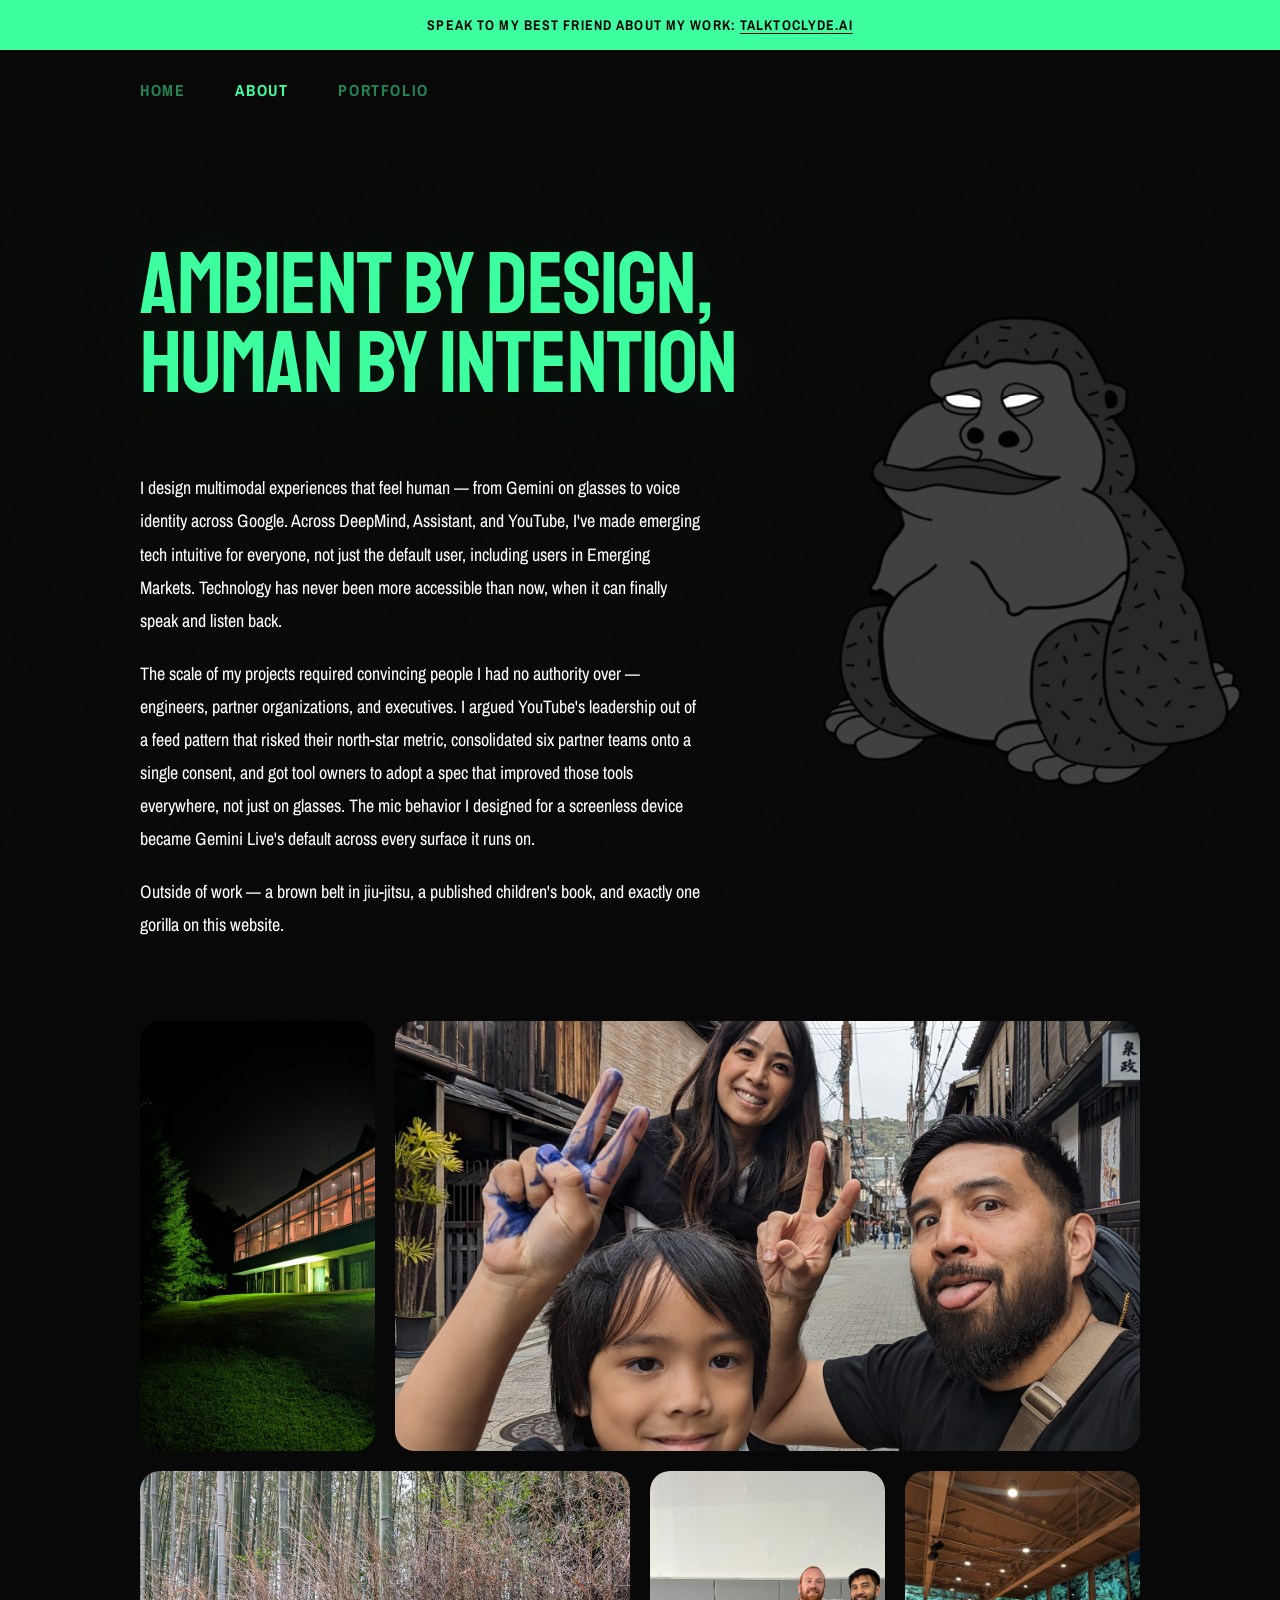
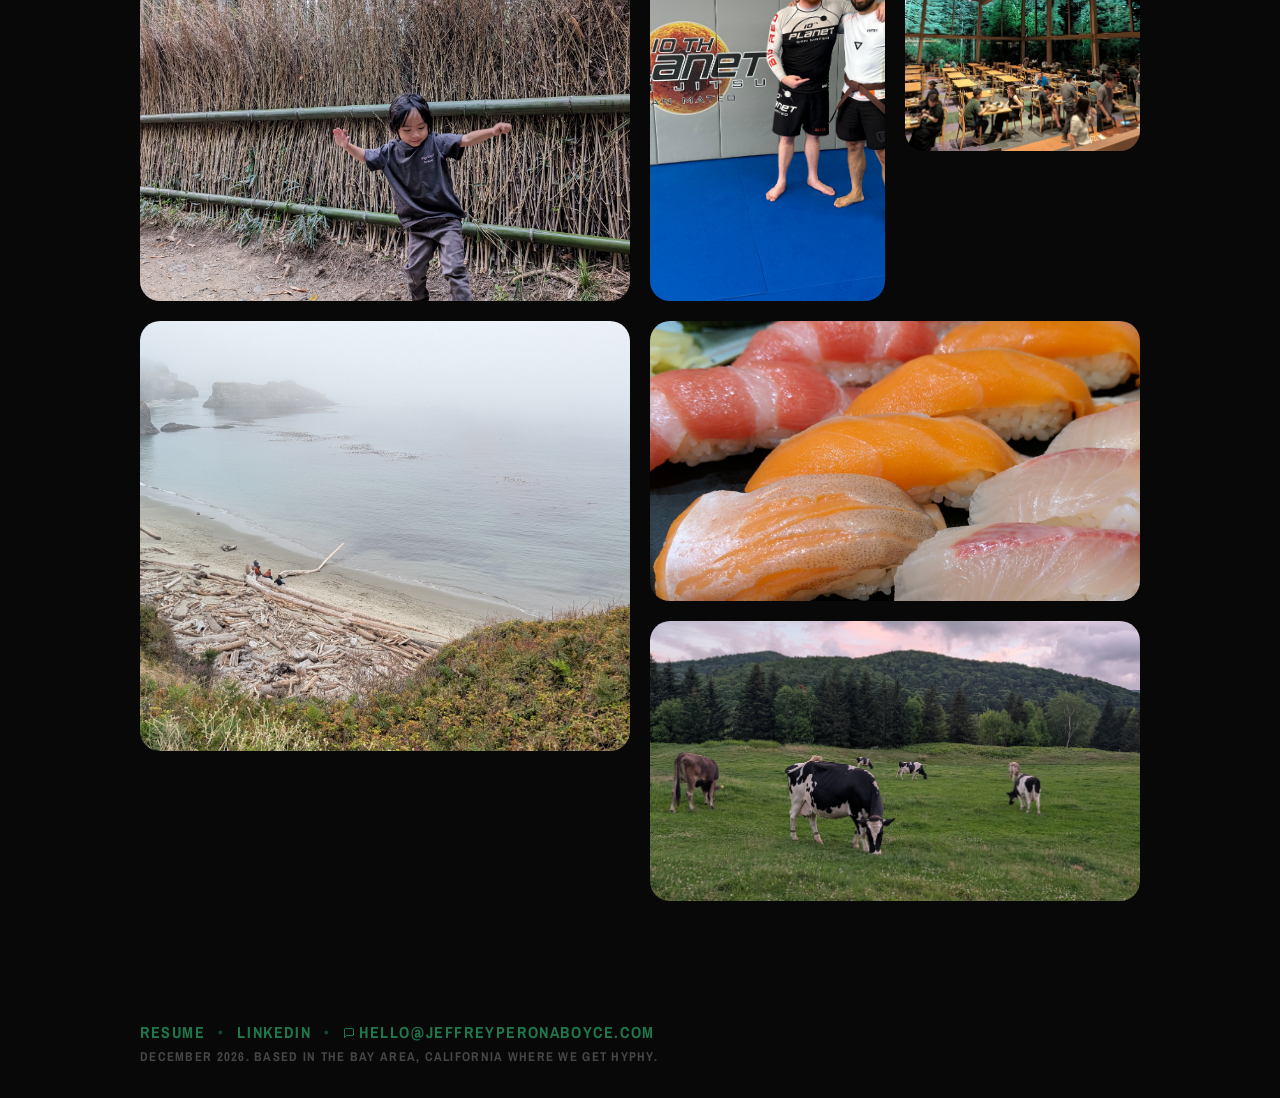
<file: about.html>
<!DOCTYPE html>
<html lang="en">
<head>
  <meta charset="UTF-8" />
  <meta name="viewport" content="width=device-width, initial-scale=1.0" />
  <title>About &mdash; Jeffrey Perona Boyce</title>
  <link rel="icon" type="image/x-icon" href="/favicon.ico">
  <link rel="preconnect" href="https://fonts.googleapis.com" />
  <link rel="preconnect" href="https://fonts.gstatic.com" crossorigin />
  <link href="https://fonts.googleapis.com/css2?family=Staatliches&family=Archivo+Narrow:wght@400;700&family=Google+Sans+Flex:opsz,wght@6..144,1..1000&display=swap" rel="stylesheet" />
  <link rel="stylesheet" href="styles.css?v=1787777792" />
</head>
<body>

  <div class="banner">
    <p class="banner-text">Speak to my best friend about my work: <a href="https://talktoclyde.ai" target="_blank" rel="noopener">talktoclyde.ai</a></p>
  </div>

  <nav class="site-nav">
    <div class="site-nav-inner">
      <a class="nav-link" href="/">Home</a>
      <a class="nav-link is-current" href="about">About</a>
      <a class="nav-link" href="portfolio">Portfolio</a>
      <a class="nav-link nav-link-hidden" href="gorilla">Gorilla</a>
    </div>
  </nav>

  <div class="page about-page">
    <div class="inner about-inner">

      <h1 class="hello-heading">Ambient by Design,<br>Human by Intention</h1>

      <p class="bio-text">
        I design multimodal experiences that feel human &mdash; from Gemini on glasses to voice
        identity across Google. Across DeepMind, Assistant, and YouTube, I've made emerging
        tech intuitive for everyone, not just the default user, including users in Emerging
        Markets. Technology has never been more accessible than now, when it can finally speak
        and listen back.
      </p>

      <p class="bio-text">
        The scale of my projects required convincing people I had no authority over &mdash;
        engineers, partner organizations, and executives. I argued YouTube's leadership out of
        a feed pattern that risked their north-star metric, consolidated six partner teams onto
        a single consent, and got tool owners to adopt a spec that improved those tools
        everywhere, not just on glasses. The mic behavior I designed for a screenless device
        became Gemini Live's default across every surface it runs on.
      </p>

      <p class="bio-text">
        Outside of work &mdash; a brown belt in jiu-jitsu, a published children's book, and
        exactly one gorilla on this website.
      </p>

      <div class="about-gallery">
        <div class="about-gallery-item g-ando"><img src="src/me-ando.jpg" alt="Jeffrey in Ando" /></div>
        <div class="about-gallery-item g-kyoto"><img src="src/me-kyoto.jpg" alt="Jeffrey in Kyoto" /></div>
        <div class="about-gallery-item g-bamboo-forest"><img src="src/me-bamboo-forest.jpg" alt="Jeffrey in a bamboo forest" /></div>
        <div class="about-gallery-item g-brown-belt"><img src="src/me-brown-belt.jpg" alt="Jeffrey receiving his brown belt in jiu-jitsu" /></div>
        <div class="about-gallery-item g-glass-beach"><img src="src/me-glass-beach.jpg" alt="Jeffrey at Glass Beach" /></div>
        <div class="about-gallery-item g-sushi"><img src="src/me-sushi.jpg" alt="Jeffrey eating sushi" /></div>
        <div class="about-gallery-item g-tomamu-cows"><img src="src/me-tomamu-cows.jpg" alt="Jeffrey with cows in Tomamu" /></div>
        <div class="about-gallery-item g-tomamu"><img src="src/me-tomamu.jpg" alt="Jeffrey in Tomamu" /></div>
      </div>

      <div class="gorilla-wrap" aria-hidden="true">
        <div class="gorilla-lottie" aria-hidden="true"></div>
      </div>
    </div>
  </div>

  <div class="footer-bar">
    <div class="footer-inner">
      <p class="footer-links">
        <a href="https://raw.githubusercontent.com/jeffreyboyce-byte/portfolio/main/jeffrey-perona-boyce-resume.pdf" target="_blank" rel="noopener">Resume</a>
        <span class="sep">&bull;</span>
        <a href="https://linkedin.com/in/jeffreyperonaboyce" target="_blank" rel="noopener">LinkedIn</a>
        <span class="sep">&bull;</span>
        <a id="email-link" href="#">
          <svg style="display:inline-block;vertical-align:middle;margin-right:4px;margin-bottom:2px;" width="12" height="12" viewBox="0 0 24 24" fill="none" xmlns="http://www.w3.org/2000/svg"><path d="M21 15C21 15.5304 20.7893 16.0391 20.4142 16.4142C20.0391 16.7893 19.5304 17 19 17H7L3 21V5C3 4.46957 3.21071 3.96086 3.58579 3.58579C3.96086 3.21071 4.46957 3 5 3H19C19.5304 3 20.0391 3.21071 20.4142 3.58579C20.7893 3.96086 21 4.46957 21 5V15Z" stroke="currentColor" stroke-width="2" stroke-linecap="round" stroke-linejoin="round"/></svg><span id="email-text"></span>
        </a>
      </p>
      <p class="footer-text" id="footer-text"></p>
    </div>
  </div>

  <script src="src/json/gorilla-wave-1.data.js"></script>
  <script src="src/json/gorilla-wave-2.data.js"></script>
  <script src="src/json/gorilla-subtle-movement.data.js"></script>
  <script src="lottie.min.js"></script>
  <script src="site.js?v=1787514660"></script>

</body>
</html>
</file>
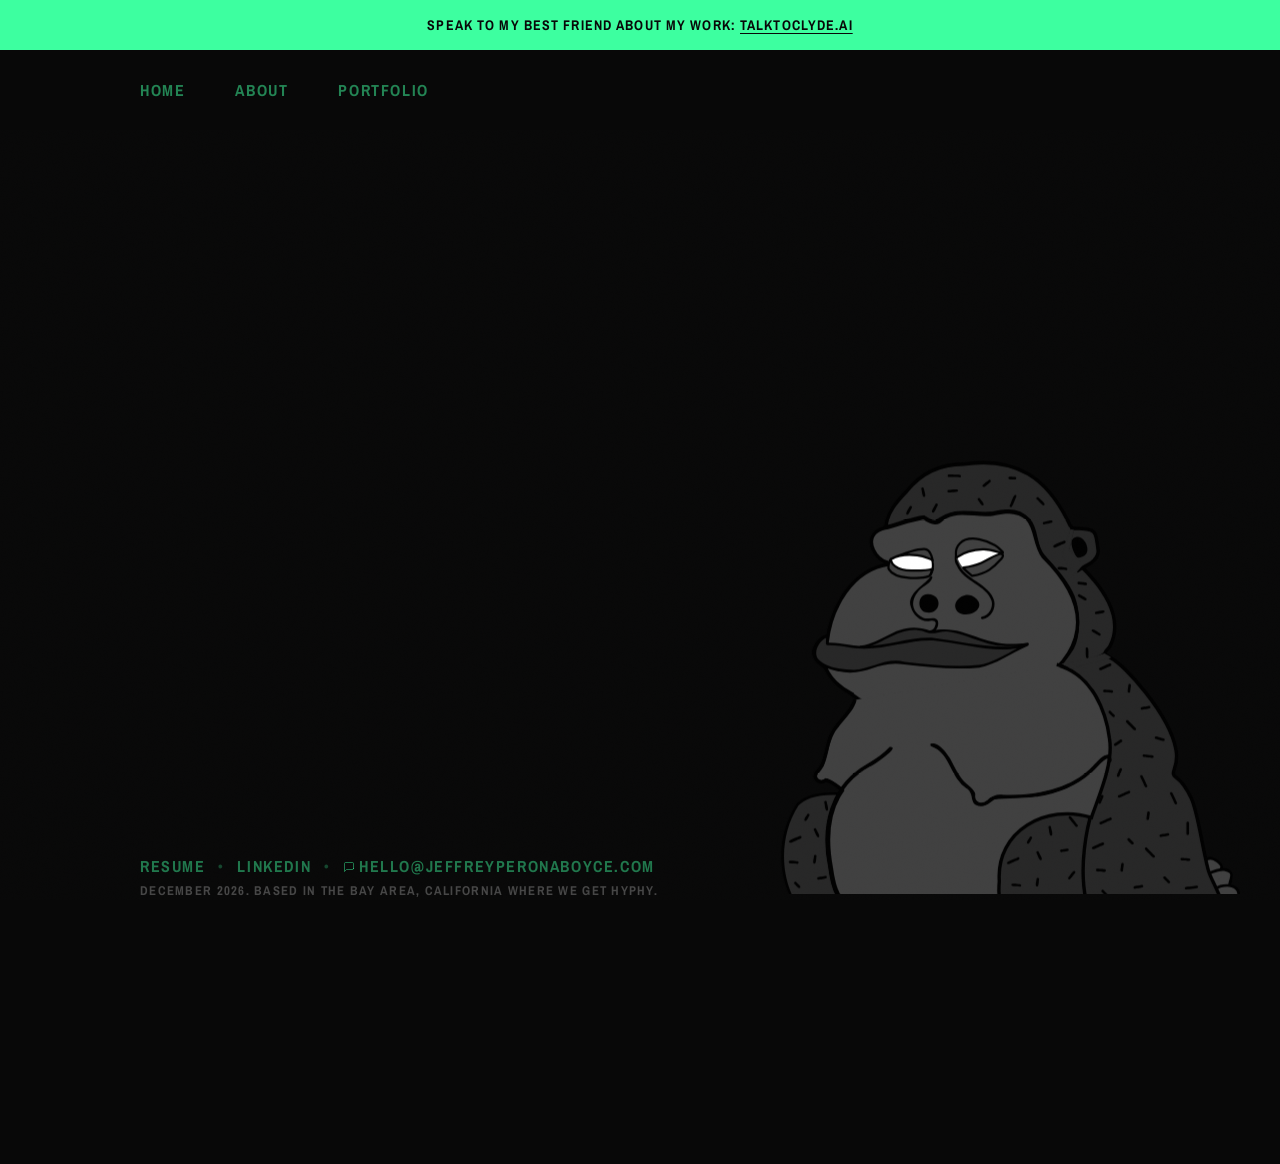
<file: gorilla.html>
<!DOCTYPE html>
<html lang="en">
<head>
  <meta charset="UTF-8" />
  <meta name="viewport" content="width=device-width, initial-scale=1.0" />
  <title>Gorilla &mdash; Jeffrey Perona Boyce</title>
  <link rel="icon" type="image/x-icon" href="/favicon.ico">
  <link rel="preconnect" href="https://fonts.googleapis.com" />
  <link rel="preconnect" href="https://fonts.gstatic.com" crossorigin />
  <link href="https://fonts.googleapis.com/css2?family=Staatliches&family=Archivo+Narrow:wght@400;700&display=swap" rel="stylesheet" />
  <link rel="stylesheet" href="styles.css?v=1787514660" />
</head>
<body>

  <div class="banner">
    <p class="banner-text">Speak to my best friend about my work: <a href="https://talktoclyde.ai" target="_blank" rel="noopener">talktoclyde.ai</a></p>
  </div>

  <nav class="site-nav">
    <div class="site-nav-inner">
      <a class="nav-link" href="/">Home</a>
      <a class="nav-link" href="about">About</a>
      <a class="nav-link" href="portfolio">Portfolio</a>
      <a class="nav-link is-current nav-link-hidden" href="gorilla">Gorilla</a>
    </div>
  </nav>

  <div class="page gorilla-page">

    <!-- No visible text on this page for the gorilla to align to, but
         site.js still needs the same 1200px-capped content column every
         other page has to measure its horizontal position against —
         zero height, nothing rendered, purely a reference for that. -->
    <div class="inner" aria-hidden="true"></div>

    <!-- .gorilla-reveal-mask/.gorilla-body: an on-load "rises up from the
         bottom, chest-up only" reveal — per an explicit request scoped to
         this page. .gorilla-wrap's own box (size/position) is left exactly
         as every other page computes it, so site.js's positioning and
         nav-clearance math needs no changes; the mask only crops what's
         visually PAINTED inside that same box, and .gorilla-body restores
         the full-height coordinate space inside the (shorter) mask so
         .gorilla-lottie itself is completely unaware anything changed. See
         styles.css for the sizing/animation. -->
    <div class="gorilla-wrap" aria-hidden="true">
      <div class="gorilla-reveal-mask">
        <div class="gorilla-body">
          <div class="gorilla-lottie" role="img" aria-label="A gorilla, sitting quietly. That's the whole page."></div>
        </div>
      </div>
    </div>
  </div>

  <div class="footer-bar">
    <div class="footer-inner">
      <p class="footer-links">
        <a href="https://raw.githubusercontent.com/jeffreyboyce-byte/portfolio/main/jeffrey-perona-boyce-resume.pdf" target="_blank" rel="noopener">Resume</a>
        <span class="sep">&bull;</span>
        <a href="https://linkedin.com/in/jeffreyperonaboyce" target="_blank" rel="noopener">LinkedIn</a>
        <span class="sep">&bull;</span>
        <a id="email-link" href="#">
          <svg style="display:inline-block;vertical-align:middle;margin-right:4px;margin-bottom:2px;" width="12" height="12" viewBox="0 0 24 24" fill="none" xmlns="http://www.w3.org/2000/svg"><path d="M21 15C21 15.5304 20.7893 16.0391 20.4142 16.4142C20.0391 16.7893 19.5304 17 19 17H7L3 21V5C3 4.46957 3.21071 3.96086 3.58579 3.58579C3.96086 3.21071 4.46957 3 5 3H19C19.5304 3 20.0391 3.21071 20.4142 3.58579C20.7893 3.96086 21 4.46957 21 5V15Z" stroke="currentColor" stroke-width="2" stroke-linecap="round" stroke-linejoin="round"/></svg><span id="email-text"></span>
        </a>
      </p>
      <p class="footer-text" id="footer-text"></p>
    </div>
  </div>

  <script src="src/json/gorilla-talk-talk.data.js"></script>
  <script src="src/json/gorilla-talk-thinking.data.js"></script>
  <script src="src/json/gorilla-subtle-movement.data.js"></script>
  <script src="lottie.min.js"></script>
  <script src="site.js?v=1787514660"></script>

</body>
</html>
</file>
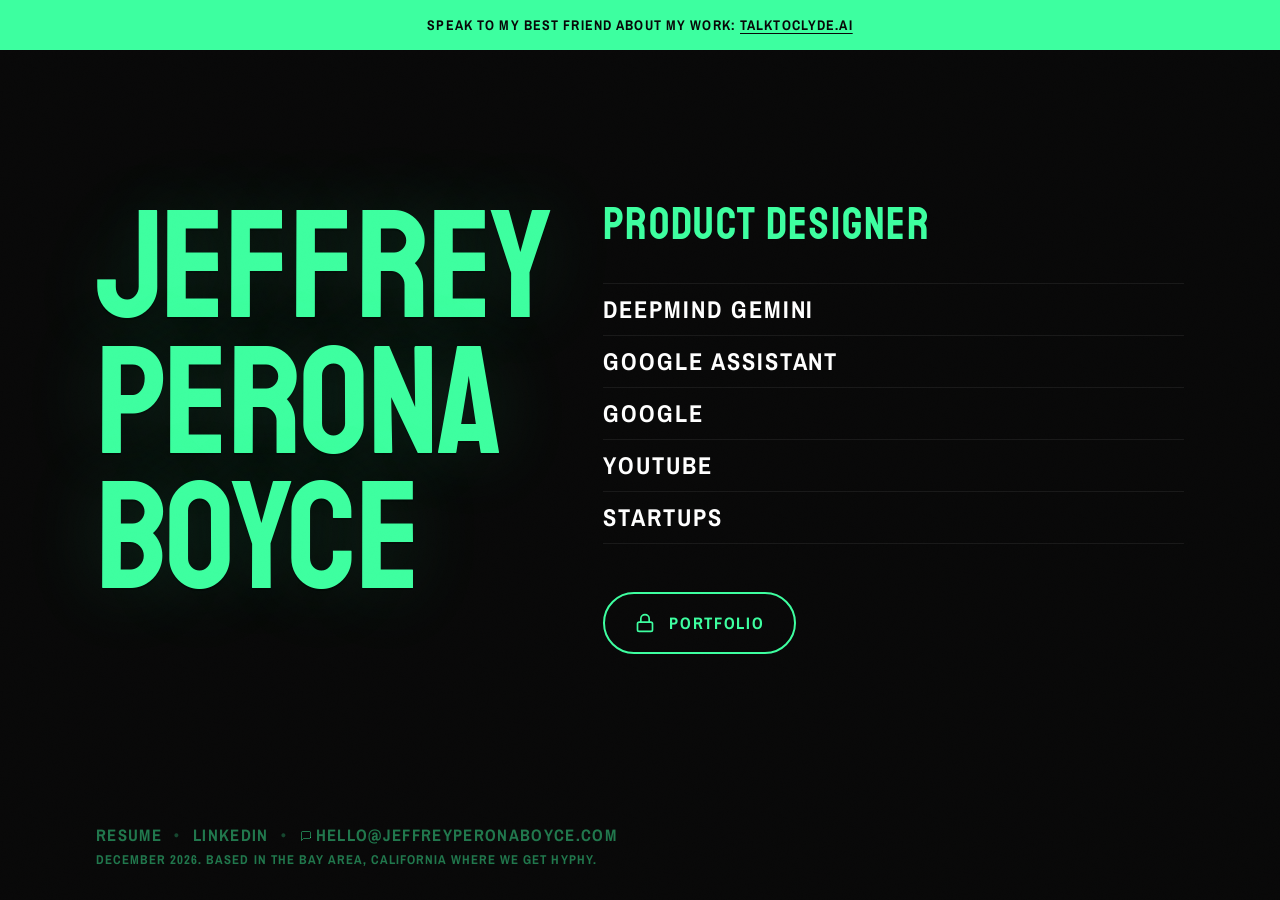
<file: index_original.html>
<!DOCTYPE html>
<html lang="en">
<head>
  <meta charset="UTF-8" />
  <meta name="viewport" content="width=device-width, initial-scale=1.0" />
  <title>Jeffrey Perona Boyce &mdash; Product Designer</title>
  <link rel="icon" type="image/x-icon" href="/favicon.ico">
  <link rel="preconnect" href="https://fonts.googleapis.com" />
  <link rel="preconnect" href="https://fonts.gstatic.com" crossorigin />
  <link href="https://fonts.googleapis.com/css2?family=Staatliches&family=Archivo+Narrow:wght@400;700&display=swap" rel="stylesheet" />
  <style>
    *, *::before, *::after { box-sizing: border-box; margin: 0; padding: 0; }

    :root {
      --black: #080808;
      --green: #3dffa0;
      --green-glow: rgba(61,255,160,0.25);
      --green-glow-strong: rgba(61,255,160,0.5);
      --white: #ffffff;
    }

    html, body {
      height: 100%; width: 100%;
      background: var(--black);
      color: var(--green);
      font-family: 'Archivo Narrow', sans-serif;
      overflow: hidden;
    }

    body::before {
      content: '';
      position: fixed; inset: 0;
      background-image: url("data:image/svg+xml,%3Csvg viewBox='0 0 200 200' xmlns='http://www.w3.org/2000/svg'%3E%3Cfilter id='n'%3E%3CfeTurbulence type='fractalNoise' baseFrequency='0.9' numOctaves='4' stitchTiles='stitch'/%3E%3C/filter%3E%3Crect width='100%25' height='100%25' filter='url(%23n)' opacity='0.04'/%3E%3C/svg%3E");
      background-repeat: repeat; background-size: 150px;
      pointer-events: none; z-index: 100; opacity: 0.4;
    }

    .banner {
      position: fixed;
      top: 0; left: 0; right: 0;
      height: 50px;
      display: flex;
      align-items: center;
      justify-content: center;
      background: var(--green);
      z-index: 200;
      opacity: 0;
      animation: fadeDown 0.7s ease 0.05s forwards;
    }

    .banner-text {
      font-family: 'Archivo Narrow', sans-serif;
      font-weight: 700;
      font-size: clamp(11px, 1.1vw, 14px);
      letter-spacing: 0.08em;
      text-transform: uppercase;
      color: var(--black);
    }

    .banner-text a {
      color: var(--black);
      text-decoration: underline;
      text-underline-offset: 3px;
      transition: opacity 0.2s ease;
    }

    .banner-text a:hover { opacity: 0.6; }

    @keyframes fadeDown {
      from { opacity: 0; transform: translateY(-10px); }
      to   { opacity: 1; transform: translateY(0); }
    }

    .page {
      display: flex; height: 100vh; width: 100vw;
      align-items: center; justify-content: center;
      padding-top: 50px;
    }

    .inner {
      display: grid; grid-template-columns: auto 1fr;
      gap: 0 52px; align-items: start;
      max-width: 1200px; width: 100%; padding: 0 56px;
    }

    /* Name */
    .name-block {
      display: flex; flex-direction: column; line-height: 0.88;
      opacity: 0;
      animation: slideLeft 0.9s cubic-bezier(0.16,1,0.3,1) 0.1s forwards;
    }

    .name-part {
      font-family: 'Staatliches', sans-serif; font-weight: 400;
      font-size: clamp(96px, 12vw, 172px); letter-spacing: -0.01em;
      color: var(--green); text-transform: uppercase; display: block;
      text-shadow: 0 0 80px rgba(61,255,160,0.15), 0 2px 0 rgba(0,0,0,0.5);
    }

    /* Info panel */
    .info-panel {
      display: flex; flex-direction: column; gap: 0;
      opacity: 0; padding-top: 0.08em;
      animation: slideRight 0.9s cubic-bezier(0.16,1,0.3,1) 0.25s forwards;
    }

    .title-block { margin-bottom: 36px; }

    .role-title {
      font-family: 'Staatliches', sans-serif; font-weight: 400;
      font-size: clamp(28px, 3.5vw, 52px); text-transform: uppercase;
      letter-spacing: 0.04em; color: var(--green); line-height: 1;
    }

    .companies-block { display: flex; flex-direction: column; margin-bottom: 48px; }

    .company-item {
      font-family: 'Archivo Narrow', sans-serif; font-weight: 700;
      font-size: clamp(16px, 1.9vw, 26px); letter-spacing: 0.08em;
      text-transform: uppercase; color: var(--white);
      padding: 9px 0; border-bottom: 1px solid rgba(255,255,255,0.07);
      position: relative; overflow: hidden; cursor: default;
      transition: color 0.2s ease;
    }

    .company-item:first-child { border-top: 1px solid rgba(255,255,255,0.07); }

    .company-item::after {
      content: ''; position: absolute; left: -100%; top: 0;
      width: 100%; height: 100%;
      background: linear-gradient(90deg, transparent, rgba(61,255,160,0.06), transparent);
      transition: left 0.4s ease;
    }

    .company-item:hover { color: var(--green); }
    .company-item:hover::after { left: 100%; }

    /* Email button */
    .contact-block { display: flex; flex-direction: column; }

    .email-btn {
      display: inline-flex; align-items: center; gap: 14px;
      padding: 18px 30px; border: 2px solid var(--green); border-radius: 100px;
      background: transparent; color: var(--green); text-decoration: none;
      font-family: 'Archivo Narrow', sans-serif; font-weight: 700;
      font-size: clamp(12px, 1.3vw, 17px); letter-spacing: 0.1em;
      text-transform: uppercase; cursor: pointer;
      position: relative; overflow: hidden; width: fit-content;
      transition: color 0.35s ease, box-shadow 0.35s ease, transform 0.2s ease;
    }

    .email-btn::before {
      content: ''; position: absolute; inset: 0; background: var(--green);
      transform: scaleX(0); transform-origin: left center;
      transition: transform 0.45s cubic-bezier(0.76,0,0.24,1);
      border-radius: 100px; z-index: 0;
    }

    .email-btn:hover::before { transform: scaleX(1); }
    .email-btn:hover {
      color: var(--black);
      box-shadow: 0 0 40px var(--green-glow-strong), 0 0 80px var(--green-glow);
      transform: translateY(-2px);
    }
    .email-btn:active { transform: translateY(0) scale(0.98); }

    .email-btn::after {
      content: ''; position: absolute; inset: -4px; border-radius: 100px;
      border: 1px solid var(--green); opacity: 0; transform: scale(0.95);
      transition: opacity 0.3s ease, transform 0.5s ease;
    }
    .email-btn:hover::after { opacity: 0.35; transform: scale(1.04); }

    .email-icon {
      width: 20px; height: 20px; flex-shrink: 0;
      position: relative; z-index: 1; transition: transform 0.3s ease;
    }
    .email-btn:hover .email-icon { transform: rotate(-5deg) scale(1.1); }
    .email-text { position: relative; z-index: 1; }

    /* Footer */
    .footer-bar {
      position: fixed; bottom: 32px; left: 0; right: 0;
      display: flex; justify-content: center;
      pointer-events: none; z-index: 50;
      opacity: 0;
      animation: fadeUp 0.7s ease 1.3s forwards;
    }

    /* Reserve space at the bottom of .page so content never sits behind footer */
    .page { padding-bottom: 96px; }

    .footer-inner {
      max-width: 1200px; width: 100%; padding: 0 56px;
    }

    .footer-text,
    .footer-links {
      font-family: 'Archivo Narrow', sans-serif; font-weight: 700;
      letter-spacing: 0.08em;
      text-transform: uppercase; color: rgba(61,255,160,0.45);
    }

    .footer-text { font-size: clamp(11px, 1vw, 14px); }
    .footer-links { font-size: clamp(13px, 1.3vw, 17px); }

    .footer-links { margin-bottom: 5px; pointer-events: all; }

    .footer-links a {
      color: rgba(61,255,160,0.45); text-decoration: none;
      transition: color 0.2s ease;
    }
    .footer-links a:hover { color: var(--green); }

    .footer-links .sep { color: rgba(61,255,160,0.25); margin: 0 7px; }

    /* Animations */
    @keyframes slideLeft {
      from { opacity: 0; transform: translateX(-32px); }
      to   { opacity: 1; transform: translateX(0); }
    }
    @keyframes slideRight {
      from { opacity: 0; transform: translateX(32px); }
      to   { opacity: 1; transform: translateX(0); }
    }
    @keyframes fadeUp {
      from { opacity: 0; transform: translateY(12px); }
      to   { opacity: 1; transform: translateY(0); }
    }

    .company-item:nth-child(1) { animation: fadeUp 0.6s ease 0.5s both; }
    .company-item:nth-child(2) { animation: fadeUp 0.6s ease 0.6s both; }
    .company-item:nth-child(3) { animation: fadeUp 0.6s ease 0.7s both; }
    .company-item:nth-child(4) { animation: fadeUp 0.6s ease 0.8s both; }
    .company-item:nth-child(5) { animation: fadeUp 0.6s ease 0.9s both; }
    .email-btn { animation: fadeUp 0.7s ease 1.1s both; }

    @media (max-width: 768px) {
      html, body { overflow: auto; }
      .page { height: auto; min-height: 100vh; padding: 60px 0 32px; }
      .inner { grid-template-columns: 1fr; padding: 0 28px; gap: 32px; }
      .name-block { line-height: 0.85; }
      .footer-bar {
        position: static;
        margin-top: 48px;
        padding-bottom: 40px;
        animation: none;
        opacity: 1;
      }
      .footer-inner { padding: 0 28px; }
    }
  </style>
</head>
<body>

  <div class="banner">
    <p class="banner-text">Speak to my best friend about my work: <a href="https://talktoclyde.ai" target="_blank" rel="noopener">talktoclyde.ai</a></p>
  </div>

  <div class="page">
    <div class="inner">

      <div class="name-block">
        <span class="name-part">Jeffrey</span>
        <span class="name-part">Perona</span>
        <span class="name-part">Boyce</span>
      </div>

      <div class="info-panel">
        <div class="title-block">
          <h1 class="role-title">Product Designer</h1>
        </div>

        <div class="companies-block">
          <div class="company-item">DeepMind Gemini</div>
          <div class="company-item">Google Assistant</div>
          <div class="company-item">Google</div>
          <div class="company-item">YouTube</div>
          <div class="company-item">Startups</div>
        </div>

        <div class="contact-block">
          <a class="email-btn" href="https://www.figma.com/deck/YZMn3t9dZ5yl1WTsu4Dxr1/Jeffrey-Boyce-Portfolio?node-id=309-278&viewport=-114%2C-56%2C0.54&t=ufPx2c5hVu9iFkOj-1&scaling=min-zoom&content-scaling=fixed&page-id=0%3A1" target="_blank" rel="noopener">
            <svg class="email-icon" viewBox="0 0 24 24" fill="none" xmlns="http://www.w3.org/2000/svg">
              <rect x="3" y="11" width="18" height="11" rx="2" ry="2" stroke="currentColor" stroke-width="2" stroke-linecap="round" stroke-linejoin="round"/>
              <path d="M7 11V7a5 5 0 0 1 10 0v4" stroke="currentColor" stroke-width="2" stroke-linecap="round" stroke-linejoin="round"/>
            </svg>
            <span class="email-text">Portfolio</span>
          </a>
        </div>
      </div>

    </div>
  </div>

  <div class="footer-bar">
    <div class="footer-inner">
      <p class="footer-links">
        <a href="https://raw.githubusercontent.com/jeffreyboyce-byte/portfolio/main/jeffrey-perona-boyce-resume.pdf" target="_blank" rel="noopener">Resume</a>
        <span class="sep">&bull;</span>
        <a href="https://linkedin.com/in/jeffreyperonaboyce" target="_blank" rel="noopener">LinkedIn</a>
        <span class="sep">&bull;</span>
        <a id="email-link" href="#">
          <svg style="display:inline-block;vertical-align:middle;margin-right:4px;margin-bottom:2px;" width="12" height="12" viewBox="0 0 24 24" fill="none" xmlns="http://www.w3.org/2000/svg"><path d="M21 15C21 15.5304 20.7893 16.0391 20.4142 16.4142C20.0391 16.7893 19.5304 17 19 17H7L3 21V5C3 4.46957 3.21071 3.96086 3.58579 3.58579C3.96086 3.21071 4.46957 3 5 3H19C19.5304 3 20.0391 3.21071 20.4142 3.58579C20.7893 3.96086 21 4.46957 21 5V15Z" stroke="currentColor" stroke-width="2" stroke-linecap="round" stroke-linejoin="round"/></svg><span id="email-text"></span>
        </a>
      </p>
      <p class="footer-text" id="footer-text"></p>
    </div>
  </div>

  <script>
    (function() {
      // Populate footer date line
      var months = ['January','February','March','April','May','June',
                    'July','August','September','October','November','December'];
      var now = new Date();
      var footerEl = document.getElementById('footer-text');
      if (footerEl) {
        footerEl.textContent = months[now.getMonth()] + ' ' + now.getFullYear()
          + '. Based in the Bay Area, California where we get hyphy.';
      }

      // Set email link (assembled in JS to avoid scrapers)
      var user = 'hello';
      var domain = 'jeffreyperonaboyce.com';
      var addr = user + '@' + domain;
      var linkEl = document.getElementById('email-link');
      var textEl = document.getElementById('email-text');
      if (linkEl) linkEl.href = 'mailto:' + addr;
      if (textEl) textEl.textContent = addr;
    })();
  </script>

</body>
</html>
</file>
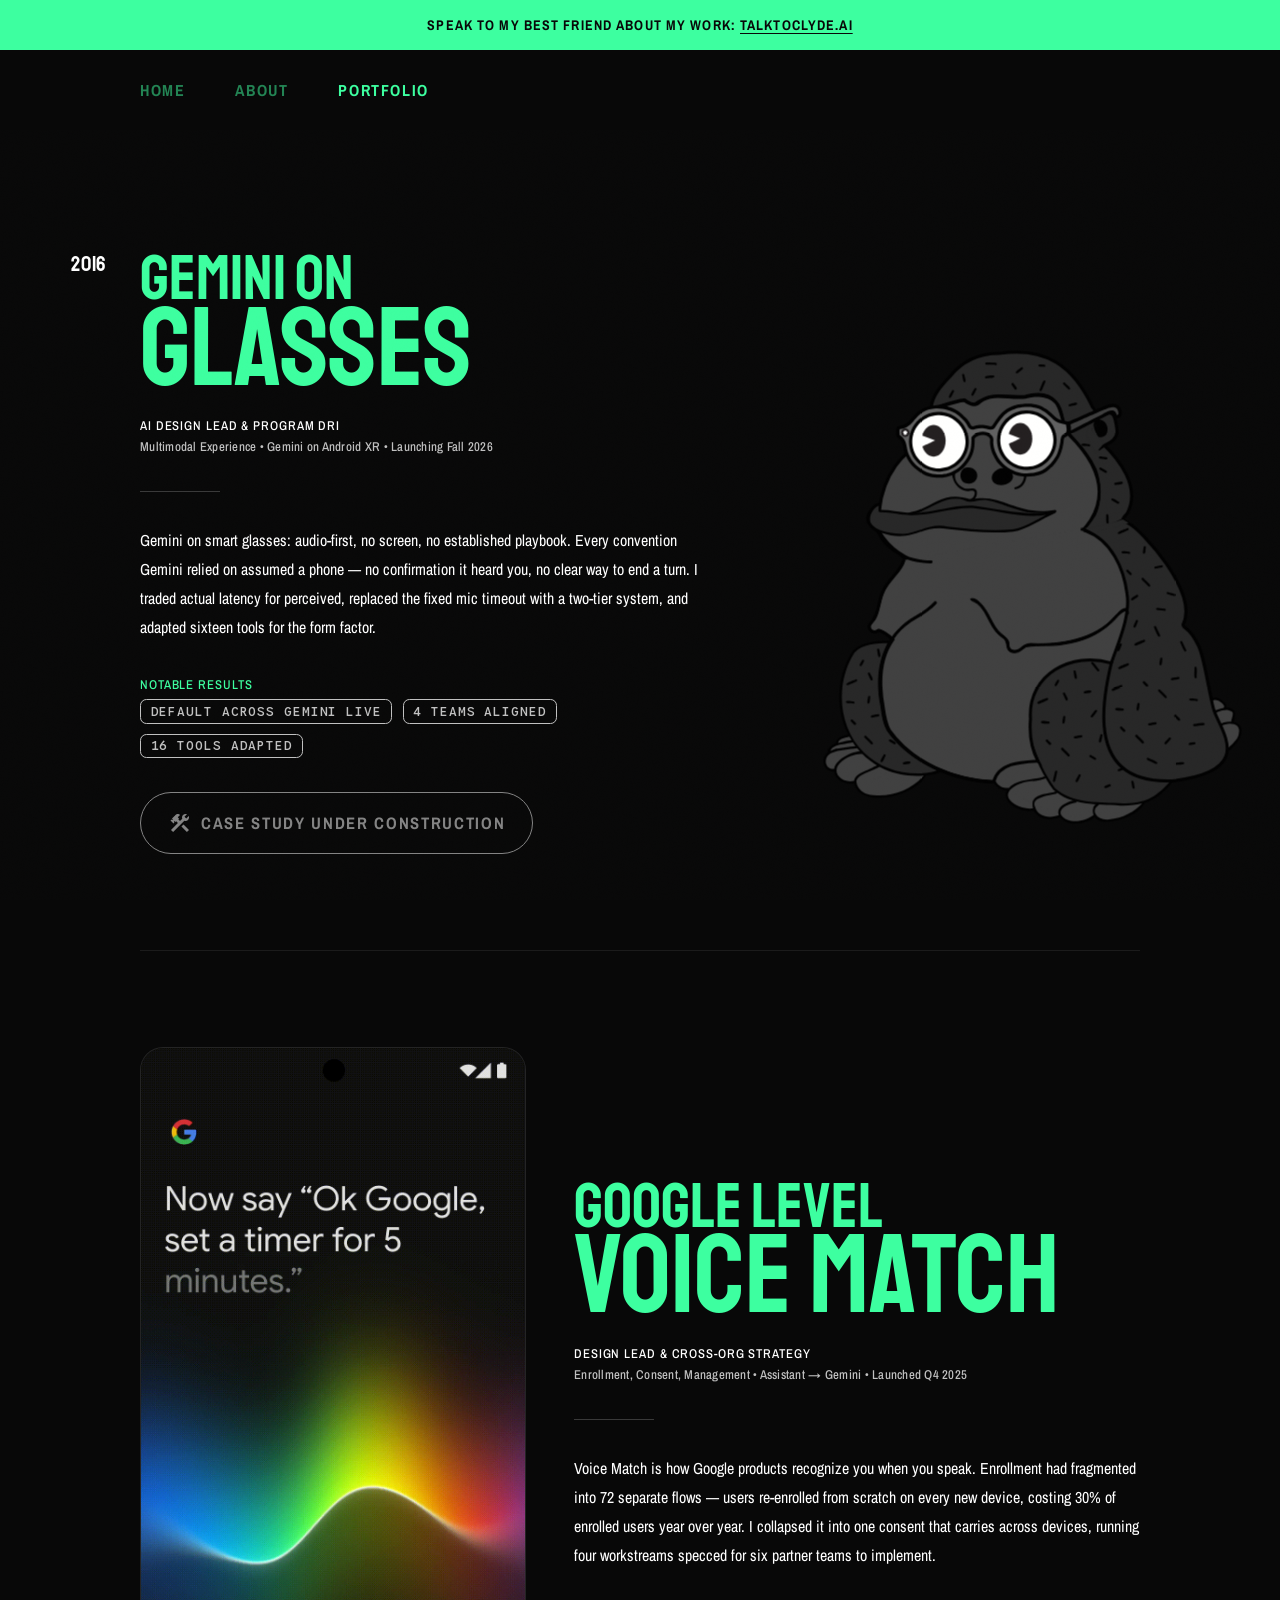
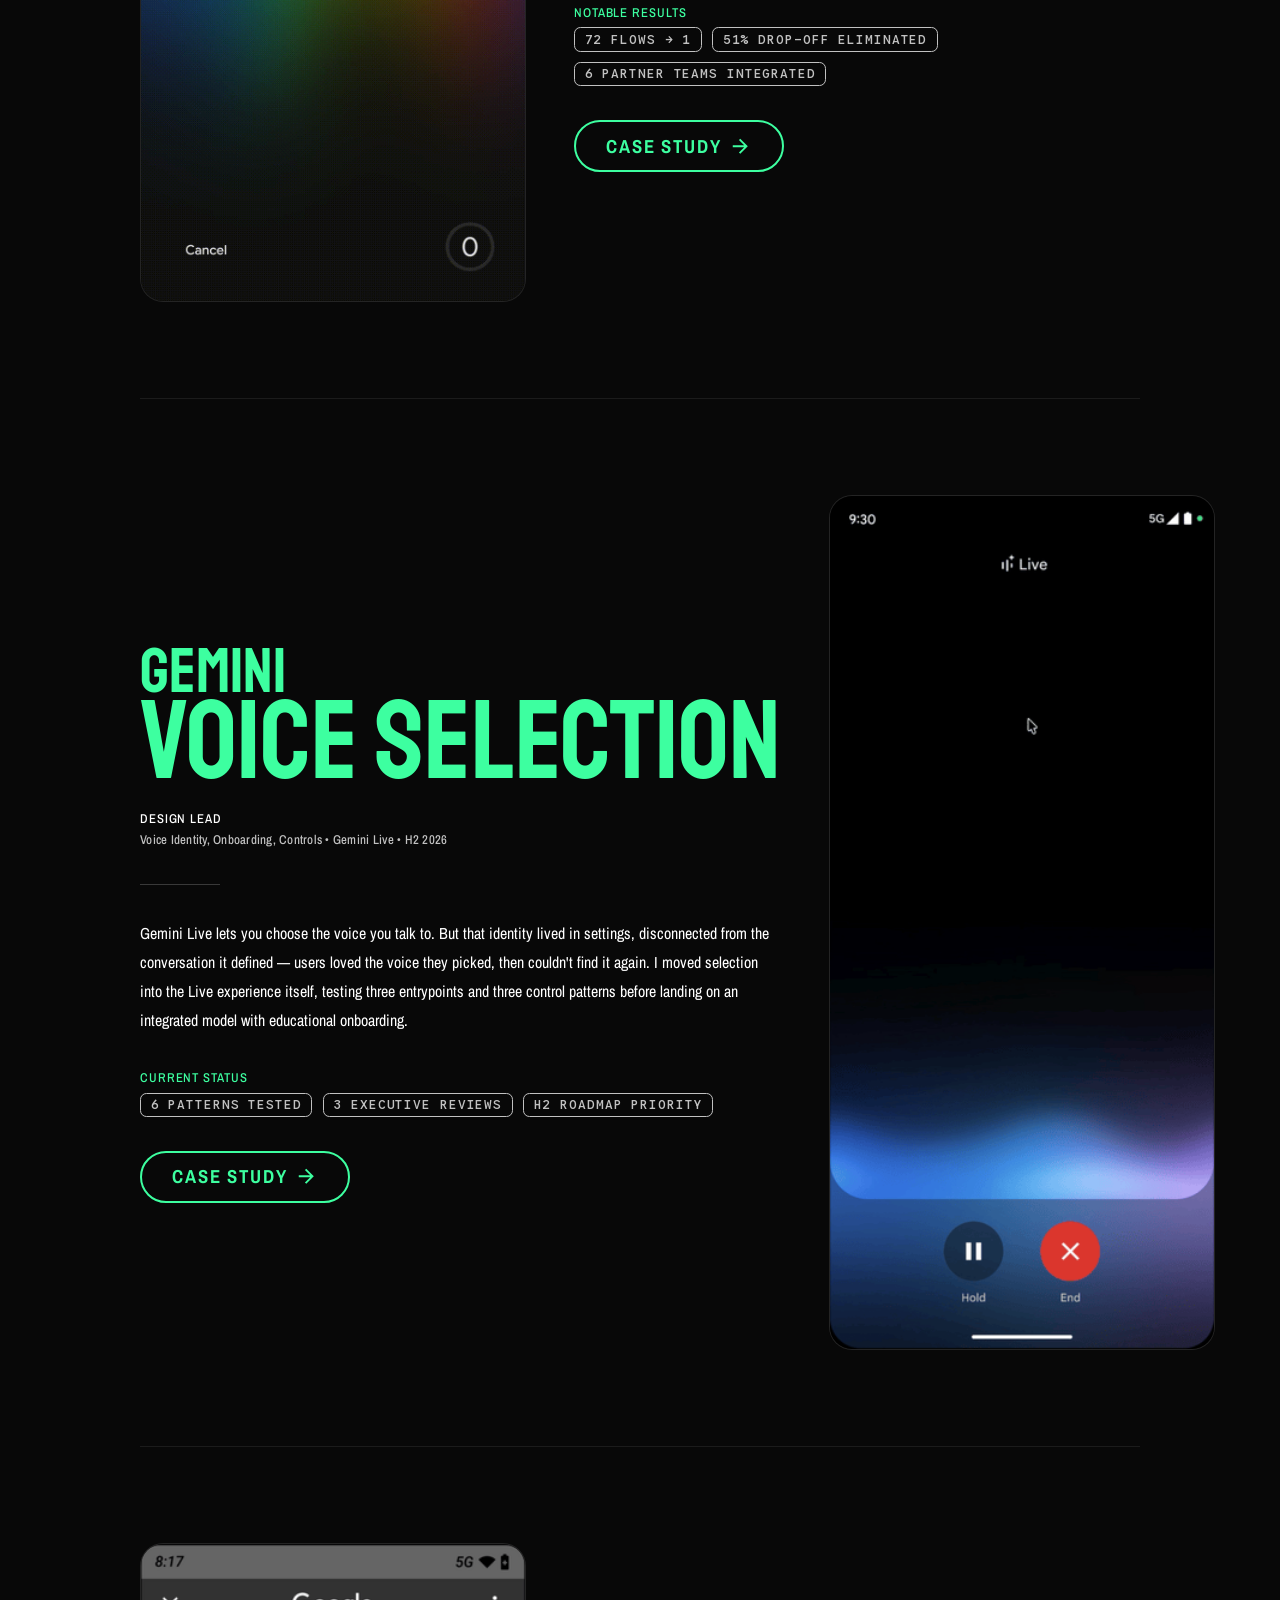
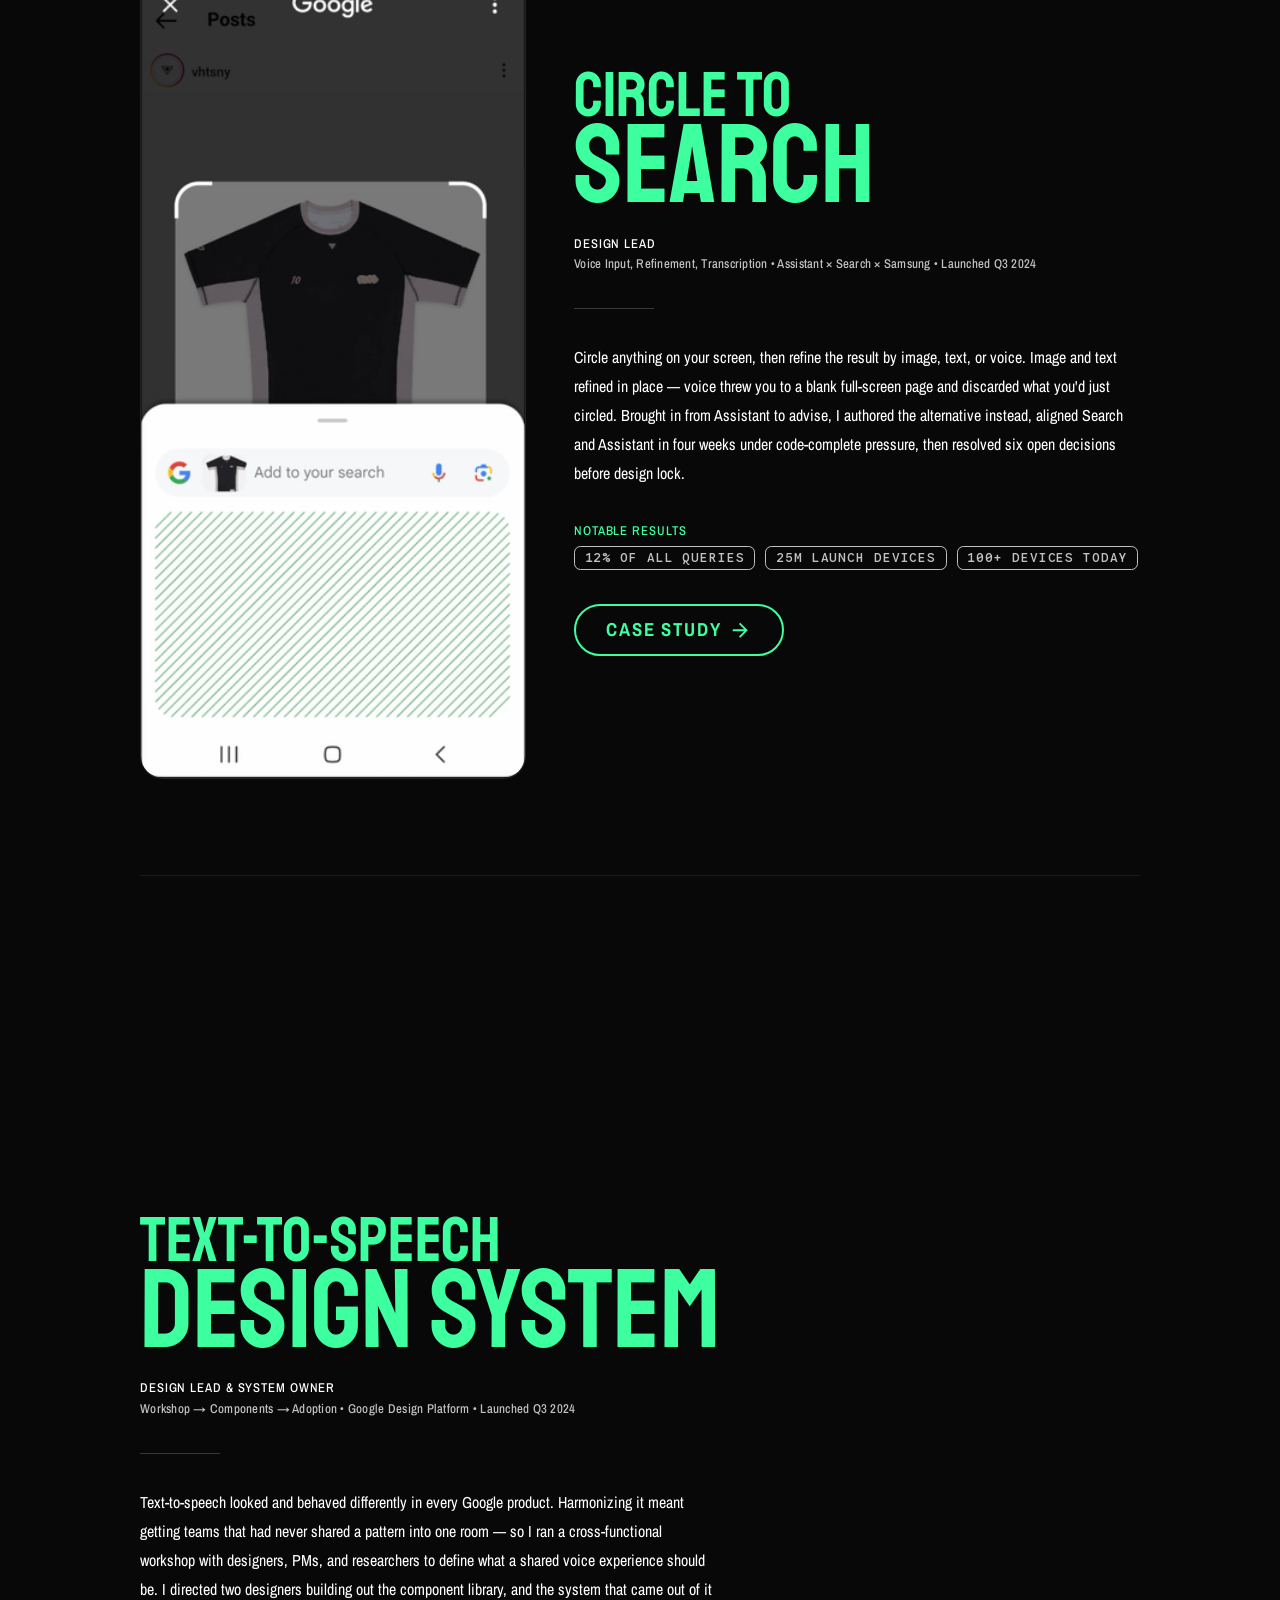
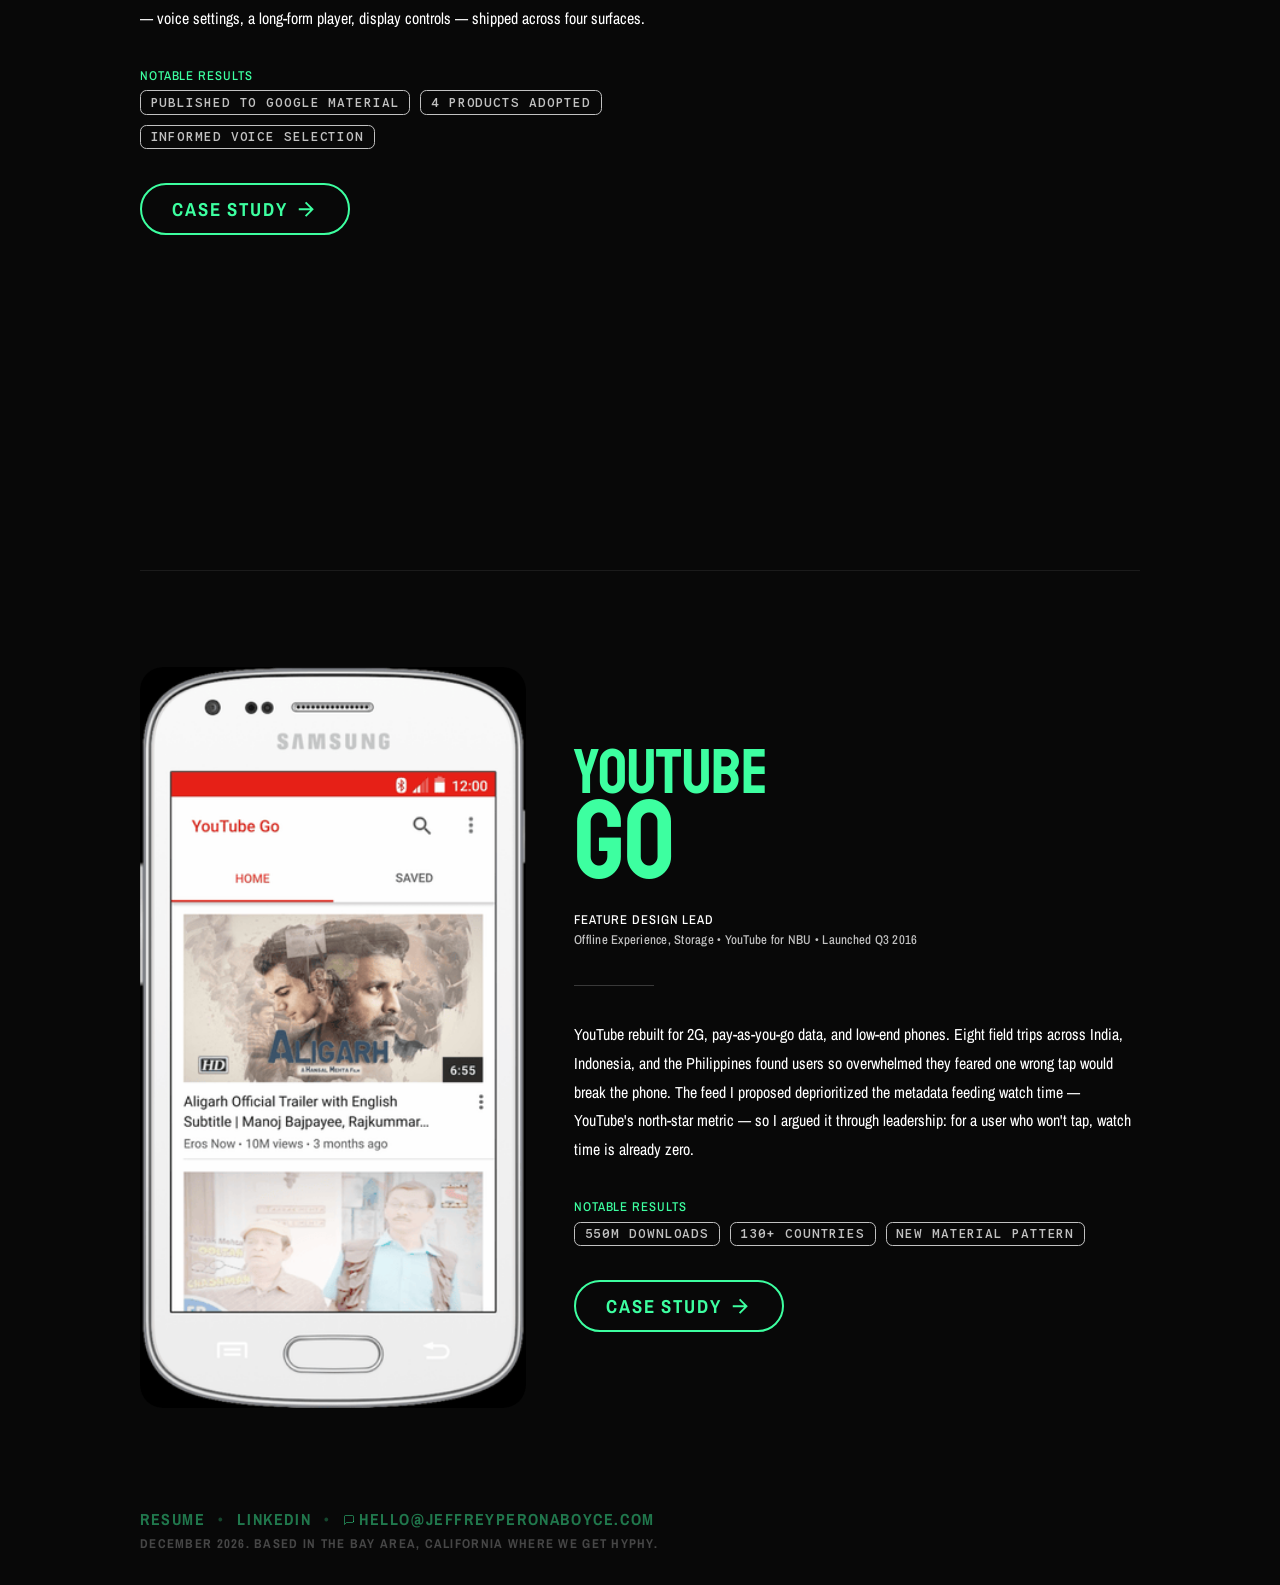
<file: portfolio.html>
<!DOCTYPE html>
<html lang="en">
<head>
  <meta charset="UTF-8" />
  <meta name="viewport" content="width=device-width, initial-scale=1.0" />
  <title>Portfolio &mdash; Jeffrey Perona Boyce</title>
  <link rel="icon" type="image/x-icon" href="/favicon.ico">
  <link rel="preconnect" href="https://fonts.googleapis.com" />
  <link rel="preconnect" href="https://fonts.gstatic.com" crossorigin />
  <link href="https://fonts.googleapis.com/css2?family=Staatliches&family=Archivo+Narrow:wght@400;700&family=Google+Sans+Flex:opsz,wght@6..144,1..1000&family=Google+Sans+Code:wght@300..800&display=swap" rel="stylesheet" />
  <link rel="stylesheet" href="styles.css?v=1787777792" />
  <!-- Case studies start hidden via the "pre-reveal" class baked directly
       into their markup (see below) so there's no flash of visible
       content before the reveal script attaches — the class has to exist
       before first paint, not get added by JS after the fact. If
       JavaScript is off (so nothing ever reveals them), fall back to
       showing everything. -->
  <noscript>
    <style>
      .case-study.pre-reveal .case-media,
      .case-study.pre-reveal .case-text { opacity: 1 !important; }
    </style>
  </noscript>
</head>
<body>

  <div class="banner">
    <p class="banner-text">Speak to my best friend about my work: <a href="https://talktoclyde.ai" target="_blank" rel="noopener">talktoclyde.ai</a></p>
  </div>

  <nav class="site-nav">
    <div class="site-nav-inner">
      <a class="nav-link" href="/">Home</a>
      <a class="nav-link" href="about">About</a>
      <a class="nav-link is-current" href="portfolio">Portfolio</a>
      <a class="nav-link nav-link-hidden" href="gorilla">Gorilla</a>
    </div>
  </nav>

  <div class="year-spine" aria-hidden="true">
    <span class="year-spine-value" id="year-spine-value">2026</span>
  </div>

  <a href="#" class="scroll-arrow" id="scroll-arrow" aria-label="Scroll to the next case study">
    <svg width="28" height="28" viewBox="0 0 24 24" fill="none" xmlns="http://www.w3.org/2000/svg">
      <path d="M20 12L18.59 10.59L13 16.17V4H11V16.17L5.41 10.59L4 12L12 20L20 12Z" fill="currentColor"/>
    </svg>
  </a>

  <div class="page portfolio-page">
    <div class="portfolio-inner">

      <!-- On mobile, .gorilla-wrap switches from position:absolute (JS-
           positioned against "Gemini on Glasses" regardless of DOM order)
           to position:static, meaning it renders wherever it actually sits
           in the document instead — placed first, ahead of every case
           study, per an explicit request to have it appear before the
           "Gemini on Glasses" content rather than directly after it.
           Desktop is unaffected either way since position:absolute takes
           it out of normal flow there. -->
      <div class="gorilla-wrap" aria-hidden="true">
        <div class="gorilla-lottie" aria-hidden="true"></div>
      </div>

      <section class="case-study no-media pre-reveal" data-year="2026">
        <div class="case-text">
          <div class="case-title-block">
            <h2 class="case-title gorilla-align-title">
              <span class="line1">GEMINI ON</span>
              <span class="line2">GLASSES</span>
            </h2>
            <div class="case-role">
              <p class="case-role-title">AI Design Lead &amp; Program DRI</p>
              <p class="case-role-sub">Multimodal Experience &bull; Gemini on Android XR &bull; Launching Fall 2026</p>
            </div>
          </div>
          <div class="case-divider"></div>
          <p class="case-desc">Gemini on smart glasses: audio-first, no screen, no established playbook. Every convention Gemini relied on assumed a phone &mdash; no confirmation it heard you, no clear way to end a turn. I traded actual latency for perceived, replaced the fixed mic timeout with a two-tier system, and adapted sixteen tools for the form factor.</p>
          <div class="case-results">
            <p class="case-results-label">Notable Results</p>
            <div class="case-tags">
              <span class="case-tag">Default Across Gemini Live</span>
              <span class="case-tag">4 Teams Aligned</span>
              <span class="case-tag">16 Tools Adapted</span>
            </div>
          </div>
          <button type="button" class="construction-btn" aria-disabled="true">
            <svg viewBox="0 0 24 24" fill="none" xmlns="http://www.w3.org/2000/svg"><path d="M18.9 21L13.425 15.525L15.525 13.425L21 18.9L18.9 21ZM5.1 21L3 18.9L9.9 12L8.2 10.3L7.5 11L6.225 9.725V11.775L5.525 12.475L2.5 9.45L3.2 8.75H5.25L4 7.5L7.55 3.95C7.88333 3.61667 8.24167 3.375 8.625 3.225C9.00833 3.075 9.4 3 9.8 3C10.2 3 10.5917 3.075 10.975 3.225C11.3583 3.375 11.7167 3.61667 12.05 3.95L9.75 6.25L11 7.5L10.3 8.2L12 9.9L14.25 7.65C14.1833 7.46667 14.125 7.275 14.075 7.075C14.0417 6.875 14.025 6.675 14.025 6.475C14.025 5.49167 14.3583 4.66667 15.025 4C15.7083 3.31667 16.5417 2.975 17.525 2.975C17.775 2.975 18.0083 3 18.225 3.05C18.4583 3.1 18.6917 3.175 18.925 3.275L16.45 5.75L18.25 7.55L20.725 5.075C20.8417 5.30833 20.9167 5.54167 20.95 5.775C21 5.99167 21.025 6.225 21.025 6.475C21.025 7.45833 20.6833 8.29167 20 8.975C19.3333 9.64167 18.5083 9.975 17.525 9.975C17.325 9.975 17.125 9.95833 16.925 9.925C16.725 9.89167 16.5333 9.83333 16.35 9.75L5.1 21Z" fill="currentColor"/></svg>
            <span>Case Study Under Construction</span>
          </button>
        </div>
      </section>

      <section class="case-study pre-reveal" data-year="2025">
        <div class="case-media"><img src="src/glvm.gif" alt="Google Level Voice Match enrollment screen" /></div>
        <div class="case-text">
          <div class="case-title-block">
            <h2 class="case-title">
              <span class="line1">GOOGLE LEVEL</span>
              <span class="line2">VOICE MATCH</span>
            </h2>
            <div class="case-role">
              <p class="case-role-title">Design Lead &amp; Cross-Org Strategy</p>
              <p class="case-role-sub">Enrollment, Consent, Management &bull; Assistant &rarr; Gemini &bull; Launched Q4 2025</p>
            </div>
          </div>
          <div class="case-divider"></div>
          <p class="case-desc">Voice Match is how Google products recognize you when you speak. Enrollment had fragmented into 72 separate flows &mdash; users re-enrolled from scratch on every new device, costing 30% of enrolled users year over year. I collapsed it into one consent that carries across devices, running four workstreams specced for six partner teams to implement.</p>
          <div class="case-results">
            <p class="case-results-label">Notable Results</p>
            <div class="case-tags">
              <span class="case-tag">72 Flows &rarr; 1</span>
              <span class="case-tag">51% Drop-off Eliminated</span>
              <span class="case-tag">6 Partner Teams Integrated</span>
            </div>
          </div>
          <a class="case-study-btn" href="https://www.figma.com/deck/86Lp0cOqw3c07DWhmmxpLe" target="_blank" rel="noopener">
            <span>Case Study</span>
            <svg viewBox="0 0 24 24" fill="none" xmlns="http://www.w3.org/2000/svg">
              <path d="M16.175 13H4V11H16.175L10.575 5.4L12 4L20 12L12 20L10.575 18.6L16.175 13Z" fill="currentColor"/>
            </svg>
          </a>
        </div>
      </section>

      <section class="case-study media-right pre-reveal" data-year="2025">
        <div class="case-media"><img src="src/customized-voice.gif" alt="Gemini Live voice selection screen" /></div>
        <div class="case-text">
          <div class="case-title-block">
            <h2 class="case-title">
              <span class="line1">GEMINI</span>
              <span class="line2">VOICE SELECTION</span>
            </h2>
            <div class="case-role">
              <p class="case-role-title">Design Lead</p>
              <p class="case-role-sub">Voice Identity, Onboarding, Controls &bull; Gemini Live &bull; H2 2026</p>
            </div>
          </div>
          <div class="case-divider"></div>
          <p class="case-desc">Gemini Live lets you choose the voice you talk to. But that identity lived in settings, disconnected from the conversation it defined &mdash; users loved the voice they picked, then couldn't find it again. I moved selection into the Live experience itself, testing three entrypoints and three control patterns before landing on an integrated model with educational onboarding.</p>
          <div class="case-results">
            <p class="case-results-label">Current Status</p>
            <div class="case-tags">
              <span class="case-tag">6 Patterns Tested</span>
              <span class="case-tag">3 Executive Reviews</span>
              <span class="case-tag">H2 Roadmap Priority</span>
            </div>
          </div>
          <a class="case-study-btn" href="https://www.figma.com/deck/2ocdAVABIn39oYYsVLisAs" target="_blank" rel="noopener">
            <span>Case Study</span>
            <svg viewBox="0 0 24 24" fill="none" xmlns="http://www.w3.org/2000/svg">
              <path d="M16.175 13H4V11H16.175L10.575 5.4L12 4L20 12L12 20L10.575 18.6L16.175 13Z" fill="currentColor"/>
            </svg>
          </a>
        </div>
      </section>

      <section class="case-study pre-reveal" data-year="2024">
        <div class="case-media"><img src="src/omnient-final.gif" alt="Circle to Search demo on stage" /></div>
        <div class="case-text">
          <div class="case-title-block">
            <h2 class="case-title">
              <span class="line1">Circle to</span>
              <span class="line2">search</span>
            </h2>
            <div class="case-role">
              <p class="case-role-title">Design Lead</p>
              <p class="case-role-sub">Voice Input, Refinement, Transcription &bull; Assistant &times; Search &times; Samsung &bull; Launched Q3 2024</p>
            </div>
          </div>
          <div class="case-divider"></div>
          <p class="case-desc">Circle anything on your screen, then refine the result by image, text, or voice. Image and text refined in place &mdash; voice threw you to a blank full-screen page and discarded what you'd just circled. Brought in from Assistant to advise, I authored the alternative instead, aligned Search and Assistant in four weeks under code-complete pressure, then resolved six open decisions before design lock.</p>
          <div class="case-results">
            <p class="case-results-label">Notable Results</p>
            <div class="case-tags">
              <span class="case-tag">12% of All Queries</span>
              <span class="case-tag">25M Launch Devices</span>
              <span class="case-tag">100+ Devices Today</span>
            </div>
          </div>
          <a class="case-study-btn" href="https://www.figma.com/deck/5N0ABIs4fk0KRP6LNhds7j" target="_blank" rel="noopener">
            <span>Case Study</span>
            <svg viewBox="0 0 24 24" fill="none" xmlns="http://www.w3.org/2000/svg">
              <path d="M16.175 13H4V11H16.175L10.575 5.4L12 4L20 12L12 20L10.575 18.6L16.175 13Z" fill="currentColor"/>
            </svg>
          </a>
        </div>
      </section>

      <section class="case-study media-right pre-reveal" data-year="2024">
        <div class="case-media case-media-bare">
          <div class="tts-composition">
            <div class="tts-node tts-node-line-height"><img src="src/tts-line-height.png" alt="Line height selection menu" /></div>
            <div class="tts-node tts-node-player"><img src="src/tts-player.png" alt="Text-to-speech player" /></div>
            <div class="tts-node tts-node-font-size"><img src="src/tts-font-size.png" alt="Font size stepper" /></div>
            <div class="tts-node tts-node-content-highlighting"><img src="src/tts-content-highlighting.png" alt="Content highlighting theme picker" /></div>
            <div class="tts-node tts-node-font-selection"><img src="src/tts-font-selection.png" alt="Font selection menu" /></div>
            <div class="tts-node tts-node-speed"><img src="src/tts-speed.png" alt="Playback speed menu" /></div>
            <div class="tts-node tts-node-speed-2"><img src="src/tts-speed-2.png" alt="Playback speed stepper" /></div>
            <div class="tts-node tts-node-voice-selection"><img src="src/tts-voice-selection.png" alt="Voice selection screen" /></div>
          </div>
        </div>
        <div class="case-text">
          <div class="case-title-block">
            <h2 class="case-title">
              <span class="line1">text-to-speech</span>
              <span class="line2">DESIGN SYSTEM</span>
            </h2>
            <div class="case-role">
              <p class="case-role-title">Design Lead &amp; System Owner</p>
              <p class="case-role-sub">Workshop &rarr; Components &rarr; Adoption &bull; Google Design Platform &bull; Launched Q3 2024</p>
            </div>
          </div>
          <div class="case-divider"></div>
          <p class="case-desc">Text-to-speech looked and behaved differently in every Google product. Harmonizing it meant getting teams that had never shared a pattern into one room &mdash; so I ran a cross-functional workshop with designers, PMs, and researchers to define what a shared voice experience should be. I directed two designers building out the component library, and the system that came out of it &mdash; voice settings, a long-form player, display controls &mdash; shipped across four surfaces.</p>
          <div class="case-results">
            <p class="case-results-label">Notable Results</p>
            <div class="case-tags">
              <span class="case-tag">Published to Google Material</span>
              <span class="case-tag">4 Products Adopted</span>
              <span class="case-tag">Informed Voice Selection</span>
            </div>
          </div>
          <a class="case-study-btn" href="https://www.figma.com/deck/zczLCjecCv8KZrq93sLHhp" target="_blank" rel="noopener">
            <span>Case Study</span>
            <svg viewBox="0 0 24 24" fill="none" xmlns="http://www.w3.org/2000/svg">
              <path d="M16.175 13H4V11H16.175L10.575 5.4L12 4L20 12L12 20L10.575 18.6L16.175 13Z" fill="currentColor"/>
            </svg>
          </a>
        </div>
      </section>

      <section class="case-study pre-reveal" data-year="2016">
        <div class="case-media case-media-no-border"><img src="src/YouTubeGo.gif" alt="YouTube Go offline download screen" /></div>
        <div class="case-text">
          <div class="case-title-block">
            <h2 class="case-title">
              <span class="line1">YOUTUBE</span>
              <span class="line2">GO</span>
            </h2>
            <div class="case-role">
              <p class="case-role-title">Feature Design Lead</p>
              <p class="case-role-sub">Offline Experience, Storage &bull; YouTube for NBU &bull; Launched Q3 2016</p>
            </div>
          </div>
          <div class="case-divider"></div>
          <p class="case-desc">YouTube rebuilt for 2G, pay-as-you-go data, and low-end phones. Eight field trips across India, Indonesia, and the Philippines found users so overwhelmed they feared one wrong tap would break the phone. The feed I proposed deprioritized the metadata feeding watch time &mdash; YouTube's north-star metric &mdash; so I argued it through leadership: for a user who won't tap, watch time is already zero.</p>
          <div class="case-results">
            <p class="case-results-label">Notable Results</p>
            <div class="case-tags">
              <span class="case-tag">550M Downloads</span>
              <span class="case-tag">130+ Countries</span>
              <span class="case-tag">New Material Pattern</span>
            </div>
          </div>
          <a class="case-study-btn" href="https://www.figma.com/deck/FawwGvQ16My9qPgYAC0RRS" target="_blank" rel="noopener">
            <span>Case Study</span>
            <svg viewBox="0 0 24 24" fill="none" xmlns="http://www.w3.org/2000/svg">
              <path d="M16.175 13H4V11H16.175L10.575 5.4L12 4L20 12L12 20L10.575 18.6L16.175 13Z" fill="currentColor"/>
            </svg>
          </a>
        </div>
      </section>
    </div>
  </div>

  <div class="footer-bar">
    <div class="footer-inner">
      <p class="footer-links">
        <a href="https://raw.githubusercontent.com/jeffreyboyce-byte/portfolio/main/jeffrey-perona-boyce-resume.pdf" target="_blank" rel="noopener">Resume</a>
        <span class="sep">&bull;</span>
        <a href="https://linkedin.com/in/jeffreyperonaboyce" target="_blank" rel="noopener">LinkedIn</a>
        <span class="sep">&bull;</span>
        <a id="email-link" href="#">
          <svg style="display:inline-block;vertical-align:middle;margin-right:4px;margin-bottom:2px;" width="12" height="12" viewBox="0 0 24 24" fill="none" xmlns="http://www.w3.org/2000/svg"><path d="M21 15C21 15.5304 20.7893 16.0391 20.4142 16.4142C20.0391 16.7893 19.5304 17 19 17H7L3 21V5C3 4.46957 3.21071 3.96086 3.58579 3.58579C3.96086 3.21071 4.46957 3 5 3H19C19.5304 3 20.0391 3.21071 20.4142 3.58579C20.7893 3.96086 21 4.46957 21 5V15Z" stroke="currentColor" stroke-width="2" stroke-linecap="round" stroke-linejoin="round"/></svg><span id="email-text"></span>
        </a>
      </p>
      <p class="footer-text" id="footer-text"></p>
    </div>
  </div>

  <!-- Case study overlay: shared by every "Case Study" button on this page
       (see portfolio.js) rather than one instance per case study — only
       one can ever be open at a time, so a single hidden-by-default
       overlay with its iframe src swapped in on click is enough. Each
       button's own href is used as-is; the Figma /deck/ URL is wrapped
       into Figma's public /embed endpoint at click time. Sits as a direct
       child of <body> so its position:fixed covers the full viewport
       regardless of where the trigger button lives in the page. -->
  <div class="case-study-overlay" id="case-study-overlay" aria-hidden="true">
    <div class="case-study-overlay-backdrop" data-overlay-close></div>
    <div class="case-study-overlay-panel" role="dialog" aria-modal="true" aria-label="Case study presentation">
      <button class="case-study-overlay-close" id="case-study-overlay-close" type="button" aria-label="Close case study">
        <svg width="20" height="20" viewBox="0 0 24 24" fill="none" xmlns="http://www.w3.org/2000/svg"><path d="M18 6L6 18M6 6L18 18" stroke="currentColor" stroke-width="2" stroke-linecap="round" stroke-linejoin="round"/></svg>
      </button>
      <iframe class="case-study-overlay-iframe" id="case-study-overlay-iframe" src="" title="Case study presentation" allow="fullscreen" allowfullscreen></iframe>
    </div>
  </div>

  <script src="src/json/portfolio-gorilla-talk-1.data.js"></script>
  <script src="src/json/portfolio-gorilla-talk-2.data.js"></script>
  <script src="src/json/portfolio-gorilla-talk-3.data.js"></script>
  <script src="lottie.min.js"></script>
  <script src="site.js?v=1787514660"></script>
  <script src="portfolio.js?v=1788293973"></script>

</body>
</html>
</file>
<file: styles.css>
/* This site is plain multi-page HTML — every nav click is a real, full
   browser navigation (no client-side router), which is why each page's
   entrance animations (case-study reveal, gorilla intro, etc.) replay from
   scratch on every load, and why the jump from a content-rich page straight
   to the intentionally sparse Gorilla page (nav + one static image, nothing
   else) can read as the page having "gone blank"/reloaded — because,
   accurately, it did just reload. That's normal for a site built this way,
   but it's a rough, hard cut without help from the browser: a plain
   full-page navigation swaps the entire document in one frame with nothing
   softening the transition.
   Cross-document View Transitions (a native, JS-free browser feature) fix
   exactly this: opting in below tells supporting browsers (Chrome and
   Safari, as of when this was written) to automatically crossfade between
   the old and new page's rendered frame across a normal <a href> multi-page
   navigation, rather than a hard cut straight to whatever's ready first
   (whitespace, unstyled content, etc). It requires no JS and no change to
   how navigation works — this line is the entire opt-in. Browsers without
   support (older Safari/Firefox) simply keep today's behavior. */
@view-transition {
  navigation: auto;
}

*, *::before, *::after { box-sizing: border-box; margin: 0; padding: 0; }

:root {
  --black: #080808;
  --green: #3dffa0;
  --green-glow: rgba(61,255,160,0.25);
  --green-glow-strong: rgba(61,255,160,0.5);
  --white: #ffffff;
}

html, body {
  min-height: 100%; width: 100%;
  background: var(--black);
  color: var(--green);
  font-family: 'Archivo Narrow', sans-serif;
  /* The tts-design-system graphic (see .tts-composition in the Portfolio
     rules below) renders its 8 PNGs at their full native size and lets
     them bleed past their column on purpose — this clips that bleed at
     the viewport edge instead of letting it widen the whole page and add
     a page-wide horizontal scrollbar. */
  overflow-x: hidden;
}

body {
  display: flex; flex-direction: column;
  min-height: 100vh;
}

body::before {
  content: '';
  position: fixed; inset: 0;
  background-image: url("data:image/svg+xml,%3Csvg viewBox='0 0 200 200' xmlns='http://www.w3.org/2000/svg'%3E%3Cfilter id='n'%3E%3CfeTurbulence type='fractalNoise' baseFrequency='0.9' numOctaves='4' stitchTiles='stitch'/%3E%3C/filter%3E%3Crect width='100%25' height='100%25' filter='url(%23n)' opacity='0.04'/%3E%3C/svg%3E");
  background-repeat: repeat; background-size: 150px;
  pointer-events: none; z-index: 100; opacity: 0.4;
}

.banner {
  position: fixed;
  top: 0; left: 0; right: 0;
  height: 50px;
  display: flex;
  align-items: center;
  justify-content: center;
  background: var(--green);
  z-index: 200;
}

.banner-text {
  font-family: 'Archivo Narrow', sans-serif;
  font-weight: 700;
  font-size: clamp(11px, 1.1vw, 14px);
  letter-spacing: 0.08em;
  text-transform: uppercase;
  color: var(--black);
}

.banner-text a {
  color: var(--black);
  text-decoration: underline;
  text-underline-offset: 3px;
  transition: opacity 0.2s ease;
}

.banner-text a:hover { opacity: 0.6; }

@keyframes fadeDown {
  from { opacity: 0; transform: translateY(-10px); }
  to   { opacity: 1; transform: translateY(0); }
}

/* Primary nav */
/* Solid black band (not just the link row) so page content that scrolls
   underneath the fixed nav disappears behind it instead of showing through. */
.site-nav {
  position: fixed;
  top: 50px; left: 0; right: 0;
  height: 80px;
  display: flex; align-items: center;
  background: var(--black);
  z-index: 190;
}

.site-nav-inner {
  max-width: 1200px; width: 100%; margin: 0 auto;
  /* 100px — the actual "Variant A / Spacious Reading" margin from Figma
     (80px -> 100px), ported directly rather than scaled. Kept in lockstep
     with .inner / .about-inner / .portfolio-inner / .footer-inner below so
     the nav links and footer stay edge-aligned with whichever page's
     content is showing. */
  padding: 0 100px;
  /* This 40px is a dead fallback in practice — every real width either
     matches the mobile media query below (gap:24px) or the >=769px one
     near the end of the file (a clamp scaling off the Figma mockup) — but
     something has to be here for the rare case neither applies. */
  display: flex; gap: 40px;
}

.nav-link {
  font-family: 'Archivo Narrow', sans-serif; font-weight: 700;
  font-size: clamp(10.4px, 1.04vw, 13.6px); letter-spacing: 0.1em;
  text-transform: uppercase; text-decoration: none;
  color: rgba(61,255,160,0.5);
  transition: color 0.2s ease;
}

.nav-link:hover { color: var(--green); }
.nav-link.is-current { color: var(--green); }

/* "Gorilla" hidden from the primary navbar for now, per an explicit
   request — the page itself (and its own nav, which still carries this
   same link/class) is untouched and still reachable directly by URL, this
   just removes the link from view. display:none rather than deleting the
   markup so unhiding later is a one-line class removal, not restoring
   markup from scratch. */
.nav-link-hidden {
  display: none;
}

.page {
  display: flex; flex: 1 0 auto; width: 100vw;
  align-items: center; justify-content: center;
  padding-top: 130px;
  position: relative;
}

.inner {
  display: grid; grid-template-columns: auto 1fr;
  gap: 0 52px; align-items: start;
  /* 100px margin — see .site-nav-inner above for the Variant A rationale. */
  max-width: 1200px; width: 100%; padding: 0 100px;
}

/* Name */
.name-block {
  display: flex; flex-direction: column; line-height: 0.88;
  opacity: 0;
  animation: slideLeft 0.9s cubic-bezier(0.16,1,0.3,1) 0.1s forwards;
}

.name-part {
  font-family: 'Staatliches', sans-serif; font-weight: 400;
  font-size: clamp(96px, 12vw, 172px); letter-spacing: -0.01em;
  color: var(--green); text-transform: uppercase; display: block;
  text-shadow: 0 0 80px rgba(61,255,160,0.15), 0 2px 0 rgba(0,0,0,0.5);
}

/* Info panel */
.info-panel {
  display: flex; flex-direction: column; gap: 0;
  opacity: 0; padding-top: 0.08em;
  animation: slideRight 0.9s cubic-bezier(0.16,1,0.3,1) 0.25s forwards;
}

.title-block { margin-bottom: 36px; }

.role-title {
  font-family: 'Staatliches', sans-serif; font-weight: 400;
  font-size: clamp(28px, 3.5vw, 52px); text-transform: uppercase;
  letter-spacing: 0.04em; color: var(--green); line-height: 1;
}

.companies-block { display: flex; flex-direction: column; margin-bottom: 48px; }

.company-item {
  font-family: 'Archivo Narrow', sans-serif; font-weight: 700;
  font-size: clamp(16px, 1.9vw, 26px); letter-spacing: 0.08em;
  text-transform: uppercase; color: var(--white);
  padding: 9px 0; border-bottom: 1px solid rgba(255,255,255,0.07);
  position: relative; overflow: hidden; cursor: default;
  transition: color 0.2s ease;
}

.company-item:first-child { border-top: 1px solid rgba(255,255,255,0.07); }

.company-item::after {
  content: ''; position: absolute; left: -100%; top: 0;
  width: 100%; height: 100%;
  background: linear-gradient(90deg, transparent, rgba(61,255,160,0.06), transparent);
  transition: left 0.4s ease;
}

.company-item:hover { color: var(--green); }
.company-item:hover::after { left: 100%; }

/* Email button */
.contact-block { display: flex; flex-direction: column; }

.email-btn {
  display: inline-flex; align-items: center; gap: 14px;
  padding: 18px 30px; border: 2px solid var(--green); border-radius: 100px;
  background: transparent; color: var(--green); text-decoration: none;
  font-family: 'Archivo Narrow', sans-serif; font-weight: 700;
  font-size: clamp(12px, 1.3vw, 17px); letter-spacing: 0.1em;
  text-transform: uppercase; cursor: pointer;
  position: relative; overflow: hidden; width: fit-content;
  transition: color 0.35s ease, box-shadow 0.35s ease, transform 0.2s ease;
  /* Explicitly above the gorilla (z-index 10) so the CTA never gets
     visually clipped by it, even though the company-list divider lines
     just above it are intentionally left behind the gorilla. */
  z-index: 15;
}

.email-btn::before {
  content: ''; position: absolute; inset: 0; background: var(--green);
  transform: scaleX(0); transform-origin: left center;
  transition: transform 0.45s cubic-bezier(0.76,0,0.24,1);
  border-radius: 100px; z-index: 0;
}

.email-btn:hover::before { transform: scaleX(1); }
.email-btn:hover {
  color: var(--black);
  box-shadow: 0 0 40px var(--green-glow-strong), 0 0 80px var(--green-glow);
  transform: translateY(-2px);
}
.email-btn:active { transform: translateY(0) scale(0.98); }

.email-btn::after {
  content: ''; position: absolute; inset: -4px; border-radius: 100px;
  border: 1px solid var(--green); opacity: 0; transform: scale(0.95);
  transition: opacity 0.3s ease, transform 0.5s ease;
}
.email-btn:hover::after { opacity: 0.35; transform: scale(1.04); }

.email-icon {
  width: 20px; height: 20px; flex-shrink: 0;
  position: relative; z-index: 1; transition: transform 0.3s ease;
}
.email-btn:hover .email-icon { transform: rotate(-5deg) scale(1.1); }
.email-text { position: relative; z-index: 1; }

/* Footer */
/* Normal document flow (not fixed) so it sticks to the bottom of short,
   single-viewport pages via the body flex layout, but simply flows after
   the content on taller pages instead of overlaying it while scrolling. */
.footer-bar {
  display: flex; justify-content: center;
  flex-shrink: 0;
  padding: 0 0 32px;
  position: relative; z-index: 20;
}

.page { padding-bottom: 32px; }

/* Gorilla page only: .footer-bar's own 32px bottom padding (below, in the
   base .footer-bar rule) is real empty space between the footer's own
   content and the true bottom edge of the browser window — invisible
   dead space on every other page, but on this page it directly worked
   against the "anchor to the very bottom of the browser, no gap" request,
   since the gorilla is now positioned to reach exactly window.innerHeight
   (see site.js) while the footer bar it crosses over still padded itself
   30-odd px short of that same edge. Zeroed out here, scoped via a
   following-sibling selector (.footer-bar isn't a descendant of
   .gorilla-page — they're sibling children of <body>) so every other
   page's footer keeps its normal padding untouched. */
.gorilla-page ~ .footer-bar {
  padding-bottom: 0;
}

.footer-inner {
  /* 100px margin — see .site-nav-inner above for the Variant A rationale. */
  max-width: 1200px; width: 100%; padding: 0 100px;
}

.footer-text,
.footer-links {
  font-family: 'Archivo Narrow', sans-serif; font-weight: 700;
  letter-spacing: 0.08em;
  text-transform: uppercase; color: rgba(61,255,160,0.45);
}

/* line-height/min-height reserve this line's space even before site.js
   populates its text (it starts as an empty <p>, which some browsers
   collapse to 0 height with no content at all — not just short — rather
   than the usual one-line-box "strut" empty blocks normally keep). That
   collapse was shrinking .footer-bar, which shrinks .page (flex:1 fills
   whatever's left), which is what the gorilla's "bottom: 100px" is
   anchored to — so the empty-to-populated swap was shifting the gorilla
   up by however many pixels this line is tall, as a real, visible jump
   at full opacity whenever the browser happened to paint before site.js
   ran. Reserving the space outright removes the shift instead of just
   racing it. */
/* Footer font sizes are scaled to 80% of their original values throughout
   this file (base clamp() here, and the flat min-width:769px override
   below) per an explicit request to shrink just the footer text. */
.footer-text { font-size: clamp(8.8px, 0.8vw, 11.2px); line-height: 1.4; min-height: 1.4em; color: rgba(255,255,255,0.25); }
.footer-links { font-size: clamp(10.4px, 1.04vw, 13.6px); }

.footer-links { margin-bottom: 5px; pointer-events: all; }

.footer-links a {
  color: rgba(61,255,160,0.45); text-decoration: none;
  transition: color 0.2s ease;
}
.footer-links a:hover { color: var(--green); }

.footer-links .sep { color: rgba(61,255,160,0.25); margin: 0 7px; }

/* Gorilla illustration */
/* Positioned relative to .page (not the viewport), so it sits in exactly
   the same spot it always has and doesn't add any height to the grid/flow
   content around it — meaning name/bio/case-study text keeps the same
   position it had before. Because it's absolute (not fixed), it scrolls
   up the page along with everything else instead of staying glued to the
   viewport. */
.gorilla-wrap {
  position: absolute;
  /* "right" here is just the pre-JS fallback — site.js measures the
     page's own content container (.inner/.about-inner/.portfolio-inner,
     whichever exists) live and overwrites this with a value pinned to
     that container's right edge instead. This used to be a vw-based
     clamp() measured against the viewport, which tracked the container
     fine only up to the point .inner's own max-width:1200px cap kicked
     in (~1312px viewport) — past that, the container stopped growing but
     this kept scaling with the window, so on a wide monitor the gorilla
     drifted further and further from the text with nothing tying it
     back. Anchoring to the container's real edge fixes that at any
     width, narrower than the cap or far past it.
     "width" is a flat value for the same reason — 27vw scaled the
     gorilla itself down on any desktop window narrower than the cap,
     shrinking it right along with a container that, per the above, was
     never actually its real point of reference. */
  right: 64px;
  /* "bottom: 100px" anchors this to .page's bottom edge, and .page fills
     whatever height the flex column body has left after the footer — so
     if the footer's rendered height changes, .page's height changes too,
     and this shifts with it. That used to be a real bug: .footer-text
     started as an empty <p> until site.js populated it a beat later, which
     could collapse .footer-bar's height and cause a fully-opaque jump on
     load/navigation. Fixed at the source via .footer-text's min-height
     below, so .footer-bar's height — and therefore this element's position
     — is correct from the very first paint, no JS required.
     A "gorilla-ready" reveal gate (opacity:0 until site.js has run) used
     to be here for a now-fixed reason (the footer collapsing before its
     text populated) and was removed once that was fixed at the source.
     It's back below for an unrelated, still-real reason: "right" above
     is only ever a rough pre-JS fallback for the container-anchored
     value site.js computes, and with that gap now several hundred
     pixels, painting at the fallback first and jumping to the real
     value read as a visible flicker on load/navigation. */
  bottom: 100px;
  /* Now calibrated against TWO real Figma anchors instead of one: 500px
     wide at the 1200px mockup and (it turns out, per the "500 -> 600 at
     1400" ratio below) ~556px at the 1400px mockup — both mockups scale
     every non-chrome element by a uniform 0.9x ratio (1200-value =
     0.9 x 1400-value), so rather than solving two-point algebra per
     property, every value below is expressed as f(w) = 0.3V + 0.05V*vw
     where V is that property's value at 1400px width — this lands on
     exactly 0.9V at 1200px and exactly V at 1400px, and keeps scaling
     linearly past 1400px up to the cap. V here is 500px (the mockup's
     gorilla width at 1400px), so floor/cap below are 0.684V/1.2V — see
     the comment above .nav-link in the min-width:769px block near the
     end of this file for the full derivation. Safe to leave unscoped to
     that block (rather than needing its own min-width:769px scope): the
     mobile media query below unconditionally overrides `width` for
     <=768px regardless of what this resolves to, so there's nothing for
     a narrower floor here to accidentally break. */
  width: clamp(342px, calc(150px + 25vw), 600px);
  aspect-ratio: 716 / 800;
  z-index: 10;
  pointer-events: none;
  opacity: 0;
  transition: opacity 0.2s ease;
}

.gorilla-wrap.gorilla-ready {
  opacity: 1;
}

.gorilla-wrap img,
.gorilla-wrap .gorilla-placeholder {
  display: block; width: 100%; height: 100%;
  object-fit: contain; object-position: bottom;
}

.gorilla-wrap .gorilla-lottie {
  /* Same 716x800 aspect ratio as .gorilla-wrap itself (the Lottie source
     dimensions), so filling the box exactly reproduces what object-fit:
     contain did for the old <img> — no distortion, no letterboxing. */
  display: block; width: 100%; height: 100%;
  overflow: visible;
  /* The Lottie source draws the gorilla noticeably smaller within its own
     716x800 canvas than the old PNG did (the PNG's artwork ran edge to
     edge; measured across all three clips, the animated character's own
     bounding box only ever covers about x:3-83% / y:19-82% of the
     canvas). Scaled up and anchored to bottom-center so it reads closer
     to the original static gorilla's size instead of looking shrunken
     inside the same box. 1.5x is a deliberate, explicit request to push
     past the "safe" ~1.07-1.2x range that keeps the wave gesture's full
     extent inside the box on the left side (where the content's bbox
     sits least centered) — at 1.5x the raised arm does extend past the
     wrap's nominal left edge during the widest part of the wave.
     .gorilla-wrap itself has no overflow:hidden, so that overflow isn't
     clipped, and it's been checked against the body text at every
     breakpoint (see GORILLA_TEXT_CLEARANCE in site.js) down to the
     narrowest desktop width with no visible collision — but it's closer
     to the real ceiling than 1.2x was, so re-check here first if the
     surrounding copy ever changes length/width.
     Applied here on the wrapper div rather than the lottie-generated
     <svg> itself — lottie-web sets its own inline transform (a
     translate3d it uses for internal positioning) directly on the svg
     element, and an inline style always wins over an external stylesheet
     rule regardless of selector specificity, so a transform placed on the
     svg selector here would simply be overridden and silently do
     nothing. */
  transform: scale(1.5);
  transform-origin: 50% 100%;
}

/* Gorilla page used to carry its own enlarge override here (first a x1.5,
   then a further x3 on top of that), which was later fully reverted so
   this page matched every other page's size exactly. Re-added once more
   per an explicit "enlarge the animation on this page by 50%" request —
   scoped to .gorilla-page only, so Home/About/Portfolio keep the shared
   base .gorilla-wrap width above untouched. Every term of the base clamp()
   is scaled by 1.5x (150->225, 25vw->37.5vw, 342->513, 600->900) rather
   than wrapping the whole thing in an outer calc(), so it stays a plain
   clamp() the fit-shrink JS can read a real natural width/height from.
   site.js's isGorillaPage fit check (see site.js) still applies on top of
   this as a safety net, shrinking the box on any viewport too short to fit
   even this larger size clear of the nav — the maxTop side no longer needs
   protecting since this page's own maxTop deliberately crosses over the
   footer instead of keeping clear of it (see site.js). */
@media (min-width: 769px) {
  .gorilla-page .gorilla-wrap {
    width: clamp(513px, calc(225px + 37.5vw), 900px);
  }
}

/* Chest-up reveal, on load only: .gorilla-reveal-mask crops .gorilla-wrap's
   box down to roughly head-to-chest on the character, given the lottie
   artwork's own content sits within about y:19-82% of its 800-tall canvas
   (see the .gorilla-lottie comment above) — and .gorilla-body restores a
   full-height coordinate space *inside* that window so .gorilla-lottie
   itself still renders at its normal full size and position, just with
   the portions outside the mask clipped away around it rather than
   actually shrunk.
   The mask's BOTTOM edge is what actually defines "chest-up": pinned at
   55% of .gorilla-wrap's own height. Its TOP edge, though, can't be pinned
   at .gorilla-wrap's own top (0%) the way a naive "crop the top half"
   reading would suggest — .gorilla-lottie carries its own 1.5x
   transform:scale anchored bottom-center (see that rule above), which
   pushes the character's actual rendered top edge as much as ~43% of the
   wrap's height ABOVE the wrap's own nominal top (measured worst case: the
   talk/thinking clips' shared thought-bubble frame, bbox top 36.67 of 800
   pre-scale). A mask starting at 0% clips straight through that overshoot,
   cutting the head (and the thought bubble) off. A -50% top was tried
   first (comfortably past the measured 43% worst case, on paper) but still
   read as clipping the thought bubble in practice — real rendering doesn't
   line up with the sampled bbox math precisely enough to cut it that
   close. Extended further to -90%, well past any plausible reading of the
   measured worst case, so there's real slack left over even if the true
   overshoot is somewhat worse than what was sampled.
   Extending the mask upward moves its own containing-block height too
   (from 55% to 90%+55% = 145% of the wrap), so .gorilla-body's top/height
   — both percentages of the MASK's own box, not the wrap's — are rebalanced
   (divide by 1.45, the mask's new height as a fraction of the wrap's) so
   its rendered position and size still land on exactly the wrap's own full
   coordinate space (top 0, height 100%): the crop changed, not where or
   how big .gorilla-lottie itself renders. This top-extension percentage is
   scale-invariant — it doesn't need to change if .gorilla-wrap's own size
   changes (see the Gorilla-page-only enlarge below), since it's derived
   entirely from .gorilla-lottie's own fixed 1.5x scale/transform-origin,
   not from the wrap's absolute pixel size.
   The mask's LEFT/RIGHT edges needed the same treatment, discovered from a
   live screenshot after the top-only fix shipped: transform-origin's
   horizontal component is 50% (center), not an edge, so the 1.5x scale
   pushes content past BOTH the wrap's left and right edges, not just its
   top — and, same as the top case, .gorilla-wrap itself has no
   overflow:hidden, but .gorilla-reveal-mask does, at the same width:100%
   as the wrap, clipping straight through the overshoot on whichever side
   it happens to be worse on. Measured directly against the real rendered
   SVG content (getBBox() mapped to screen coordinates via
   getScreenCTM(), not the sampled-bbox math the top fix started from):
   worst case is the thinking clip's thought bubble again, extending
   ~18.2% of the wrap's own width past the mask's left edge (the right
   side never overshoots — the bubble sits up and to the LEFT of the
   character, consistent with .gorilla-lottie's own artwork not being
   perfectly centered in its canvas). Extended left-only to -30% (130%
   total width, not a symmetric 160%) rather than to the exact measured
   18.2% — comfortably past that measured worst case, for the same reason
   the top extension went well past its own measured worst case: real
   rendering doesn't track sampled bbox math closely enough to cut a
   margin that fine. Left-only, not symmetric: see the width comment on
   .gorilla-reveal-mask below for why extending the right side too caused
   its own, separate real-viewport-edge clipping regression at wide
   desktop widths.
   The entrance itself is a plain CSS @keyframes animation on .gorilla-body
   (not JS) — see the .no-entrance-anim rule below for the "only animate on
   the first load of a session" behavior site.js layers on top of this.
   Slowed to 2.2s (half speed of the original 1.1s) per an explicit
   request. A plain keyframe animation with no `infinite` only ever plays
   once per element, so this doesn't retrigger when the Lottie sequencer
   swaps clips inside .gorilla-lottie afterward — that's a separate element
   this animation never touches. */
.gorilla-page .gorilla-wrap .gorilla-reveal-mask {
  position: absolute;
  top: -90%; left: -30%;
  /* Left-only extension, not symmetric — a symmetric ±30% (160% total
     width) was tried first, but that also pushed the mask's RIGHT edge
     30% past the wrap's own right edge, and on desktop the wrap's "right"
     offset (site.js's positionGorillaX, shared with every other page) is
     itself sometimes negative at wide viewports — a deliberate bleed past
     the browser's own right edge, ported from the Figma mockup and
     already checked as safe for the un-masked artwork on Home/About/
     Portfolio. Extending the mask that much further right on TOP of an
     already-bled wrap let a later frame in the sequence (the shared
     subtle-movement clip, not the talk/thinking clips the left-side fix
     was calibrated against) actually paint past the true browser edge —
     confirmed live at 1600px-wide viewports. The right side never needed
     protecting in the first place (measured with real margin to spare,
     see the left-side comment above), so the fix is to simply not extend
     it: width 130%, not 160%. */
  width: 130%;
  height: 145%;
  overflow: hidden;
}

.gorilla-page .gorilla-wrap .gorilla-body {
  position: absolute;
  top: calc(90% / 1.45); left: calc(30% / 1.3);
  width: calc(100% / 1.3);
  height: calc(100% / 1.45);
  animation: gorillaChestReveal 2.2s cubic-bezier(0.16,1,0.3,1) both;
}

/* Repeat-visit case: site.js adds this class (see the sessionStorage check
   there) whenever the reveal has already played once this session, so a
   second load of this page — a reload, or navigating back to it — shows
   him already in his resting position instead of replaying the rise-up
   animation, per an explicit "only the first time this session" request.
   Only cancels the animation; the resting visual position is identical to
   the animation's own "to" state (translateY(0), i.e. no transform), so no
   other property needs setting here. */
.gorilla-page .gorilla-wrap .gorilla-body.no-entrance-anim {
  animation: none;
}

@keyframes gorillaChestReveal {
  from { transform: translateY(40%); }
  to   { transform: translateY(0); }
}

/* .gorilla-wrap normally goes position:static on mobile (see the
   max-width:767px block below) — fine for every other page, but a static
   element isn't a positioning context, so .gorilla-reveal-mask's
   position:absolute would resolve against a further-out ancestor instead
   and lose its crop alignment. position:relative behaves exactly like
   static for .gorilla-wrap's own layout PROVIDED no offsets are set on it
   — which turned out not to be a safe assumption: site.js's positionGorillaY
   runs unconditionally on load (only the resize *listener* is gated), so it
   always writes an inline top/right (desktop's absolute-position values)
   onto .gorilla-wrap regardless of viewport width. On every other page that
   inline style is inert at this breakpoint because position:static ignores
   top/right entirely — but position:relative, unlike static, DOES honor
   them, so on this page specifically those same inline values were
   shifting the box off its normal in-flow mobile position (confirmed live:
   position landed well down the page with a shrunken width, both visibly
   wrong and not matching Home/About/Portfolio's own mobile size). Forcing
   all four offsets to auto here — !important, since an inline style would
   otherwise always beat a plain stylesheet rule — neutralizes site.js's
   values the same way position:static already does on every other page,
   restoring the "behaves exactly like static" guarantee the comment above
   always intended. */
/* max-width:768px, not 767 — matches the base ".gorilla-wrap
   { position:static; width:min(70vw,320px); ... }" mobile switch (see the
   comment on the .gorilla-page .inner rule above for the same reasoning).
   Getting this off by one px turned out to be a real, reproducible bug,
   not just a theoretical mismatch: at exactly 768px width the base rule
   already puts .gorilla-wrap into static/in-flow layout, but before this
   was widened to 768 this override — the one that keeps .gorilla-wrap a
   positioning context for .gorilla-reveal-mask/.gorilla-body and
   neutralizes site.js's desktop-oriented inline top/right values — only
   started at 767px. At 768px specifically, .gorilla-wrap stayed
   position:static (not a positioning context at all), so the mask/body
   absolutely-positioned pair skipped past it to the next positioned
   ancestor up the tree instead — completely breaking the crop and
   rendering the character at the wrong size and position, confirmed live
   via screenshot (a many-times-oversized, off-position render, not merely
   a few px of extra clipping). */
@media (max-width: 768px) {
  .gorilla-page .gorilla-wrap {
    position: relative;
    top: auto !important;
    right: auto !important;
    bottom: auto !important;
    left: auto !important;
    /* Mobile half of the "enlarge by 50%" request below. A first attempt
       used min(94vw,480px) with the shared base's centered layout
       (.page's default justify-content:center) — that stayed inside the
       viewport for the box itself, but not for what actually PAINTS: the
       real content clips against the viewport's own left edge (body's
       overflow-x:hidden — a separate clip from .gorilla-reveal-mask's own
       overflow:hidden, and one widening the mask can't help with at all),
       confirmed live via screenshot, because the thought bubble's 1.5x-
       scaled overshoot (measured ~18.2% of the wrap's own width, same
       root cause as the mask fix above, just horizontal instead of
       vertical) eats into whatever margin centering happens to leave on
       the left — and a centered box this close to full-width leaves next
       to none.
       Fixed two ways together: shrunk to min(80vw,480px) (still bigger
       than the un-enlarged 70vw everywhere, just not the full 94vw), and
       — see .gorilla-page below — switched from centered to right-
       anchored, which was already how this page's own desktop layout
       works (site.js's "right" positioning). Right-anchoring puts ALL of
       the leftover horizontal space on the LEFT side, exactly where the
       overshoot needs it, instead of splitting it evenly with a right
       side that never needed any. Verified live across the full mobile
       width range (320-768px) with no clipping on either edge. */
    width: min(72vw, 480px);
  }
}

/* Right-anchors the Gorilla page's mobile row instead of the base .page's
   centered layout — see the width comment on .gorilla-wrap just above for
   why. Scoped to .gorilla-page only (this class lives on .page itself, not
   a descendant), so Home/About/Portfolio's own mobile centering is
   untouched. */
@media (max-width: 768px) {
  .gorilla-page {
    justify-content: flex-end;
  }
}

/* Overrides (not just companions to — see below) the shared
   margin-top:150px rule further down (.portfolio-page/.gorilla-page,
   untouched, still governs Portfolio) with a Gorilla-page-only formula.
   150px was sized for the un-enlarged 320px-wide mobile box; at the
   enlarged size above, the thought bubble's own overshoot (the same
   ~43.1%-of-height worst case used for the mask fix earlier — this is the
   in-flow-layout equivalent of that same clearance problem, not a new
   one) grows past a flat 150px on anything but the smallest phones,
   overlapping the nav — confirmed live via screenshot at 768px width
   (150px left only -81px of clearance, i.e. solidly behind the nav).
   Scaled off the box's own width (0.4817 * height-equivalent-in-width +
   24px buffer, mirroring the desktop hardFloor's own +24 buffer) instead
   of a flat number so it stays exactly as generous as it needs to be at
   every mobile width rather than either under-protecting small phones or
   over-spacing them for a worst case they'll never reach. Same selector
   and specificity as the shared 767px rule below, but declared after it
   in the file, so this wins for gorilla-page at every mobile width
   (0-768px) — not just the 768px edge case — without touching Portfolio's
   own rule at all. */
@media (max-width: 768px) {
  .gorilla-page .gorilla-wrap {
    margin-top: calc(0.4817 * min(72vw, 480px) + 24px);
  }
}

.gorilla-placeholder {
  border: 1px dashed rgba(61,255,160,0.35);
  border-radius: 12px;
  display: flex; align-items: flex-end; justify-content: center;
  padding-bottom: 12px;
  font-family: 'Archivo Narrow', sans-serif; font-weight: 700;
  font-size: clamp(10px, 1vw, 13px); letter-spacing: 0.08em;
  text-transform: uppercase; color: rgba(61,255,160,0.35);
  text-align: center;
}

/* Animations */
@keyframes slideLeft {
  from { opacity: 0; transform: translateX(-32px); }
  to   { opacity: 1; transform: translateX(0); }
}
@keyframes slideRight {
  from { opacity: 0; transform: translateX(32px); }
  to   { opacity: 1; transform: translateX(0); }
}
@keyframes fadeUp {
  from { opacity: 0; transform: translateY(12px); }
  to   { opacity: 1; transform: translateY(0); }
}

.company-item:nth-child(1) { animation: fadeUp 0.6s ease 0.5s both; }
.company-item:nth-child(2) { animation: fadeUp 0.6s ease 0.6s both; }
.company-item:nth-child(3) { animation: fadeUp 0.6s ease 0.7s both; }
.company-item:nth-child(4) { animation: fadeUp 0.6s ease 0.8s both; }
.company-item:nth-child(5) { animation: fadeUp 0.6s ease 0.9s both; }
.email-btn { animation: fadeUp 0.7s ease 1.1s both; }

/* About page */
/* Home's heading isn't top-aligned — .page centers its content vertically,
   so "JEFFREY PERONA BOYCE" lands whereever a short name block, centered
   in the available space, happens to fall. About's content is a lot
   taller (a heading plus three paragraphs of body copy, more so now that
   the copy is 50% bigger), so centering IT would land "Hello!" somewhere
   completely different — which is exactly the mismatch this fixes.
   Matching that position exactly across any viewport height would need
   the same kind of live-measurement approach used for the year spine
   elsewhere on this site; instead this pins About to the specific pixel
   offset (130px page padding + Home's own centering offset) that Home's
   heading currently renders at on a typical desktop viewport, and stops
   centering About's own content so its height can't shift that offset. */
.about-page { align-items: flex-start; padding-top: 245px; padding-bottom: 120px; }

/* All three pages now position their gorilla the same way — same markup
   (a plain .gorilla-wrap; last child of the page's content container on
   Home/About, first child on Portfolio — see .gorilla-wrap in
   portfolio.html — since only Portfolio's mobile layout falls back to
   normal document flow in a spot that isn't simply "at the end"),
   same site.js positioning logic, and the same CSS here: absolute,
   relative to .page's own box (.page is position:relative — see above),
   not fixed to the viewport. That means the gorilla is part of the
   normal document flow's positioning and scrolls away with the page's
   content — per an explicit request for identical placement on all three
   pages, plus a slower-than-content parallax scroll (see site.js) that
   only makes sense once it's genuinely in-flow like this rather than
   fixed to the viewport.
   This used to be position:fixed specifically to stay resize-stable:
   .page's height is flex:1-driven on a one-screen page, so it changes
   with the viewport on resize, and a "bottom" value anchored to a
   resizing box drifts on screen even though the CSS never changed.
   site.js's positionGorillaY still only runs once per load (not on
   resize) for the same reason as before — see the comment there — it
   just now converts the viewport-relative measurement it makes into a
   .page-relative offset before writing `top`, since that's what
   position:absolute measures from.
   Scoped to non-mobile widths — the mobile breakpoint below already
   overrides .gorilla-wrap to position:static (it flows inline with the
   content there instead of being anchored to a corner at all), and this
   selector's extra specificity would otherwise beat that override. */
@media (min-width: 769px) {
  .gorilla-wrap { position: absolute; }
}

/* 100px margin — see .site-nav-inner above for the Variant A rationale. */
.about-inner { display: block; max-width: 1200px; width: 100%; padding: 0 100px; }

/* Sized to fit "Human by Intention" (the longer of the two lines) on a
   single line down to a ~320px viewport — this replaced the single short
   word "Hello!", which is why the size dropped so much from what it used
   to be. See the two dedicated overrides below (mobile here, desktop in
   the >=769px block near .name-part) rather than reusing .name-part's
   giant single-word sizing, which this text is now far too long for.
   padding-bottom was also cut way down (100px -> 40px) to match — 100px
   was proportioned for the old single huge line, and reads as an
   oversized gap now that the heading itself is much shorter. */
.hello-heading {
  font-family: 'Staatliches', sans-serif; font-weight: 400;
  font-size: clamp(24px, calc(8.8vw - 5px), 64px); letter-spacing: -0.01em;
  color: var(--green); text-transform: uppercase; line-height: 0.9;
  text-shadow: 0 0 80px rgba(61,255,160,0.15), 0 2px 0 rgba(0,0,0,0.5);
  opacity: 0;
  animation: slideLeft 0.9s cubic-bezier(0.16,1,0.3,1) 0.1s forwards;
  position: relative; z-index: 20;
  padding-bottom: 40px;
}

.bio-text {
  font-family: 'Google Sans Flex', 'Archivo Narrow', sans-serif; font-weight: 400;
  /* line-height keeps the same ratio as the original 12pt/22pt pairing
     (~1.833x) so readability stays consistent at this size. Font-size and
     line-height are both scaled to 80% of their original values (14pt/
     25.7pt) per an explicit request to shrink the body copy. */
  font-size: 11.2pt; line-height: 20.56pt;
  /* 566px — matches the Portfolio page's case-study copy column width
     (Figma "Variant A" 's COPY_TARGET_W) so About's body copy reads at the
     same measure as the rest of the site instead of its own wider 680px. */
  color: #FFF; max-width: 566px;
  margin-top: 28px;
  opacity: 0;
  animation: fadeUp 0.7s ease both;
  position: relative; z-index: 20;
}

.bio-text + .bio-text { margin-top: 20px; }

.bio-text:nth-of-type(1) { animation-delay: 0.4s; }
.bio-text:nth-of-type(2) { animation-delay: 0.5s; }
.bio-text:nth-of-type(3) { animation-delay: 0.6s; }

/* Photo collage at the bottom of the About page. A CSS grid with
   grid-auto-flow:dense rather than a uniform 1:1 thumbnail row — each
   photo keeps a deliberately different footprint (tall, wide, big square,
   small) so it reads as a scrapbook/collage instead of a rigid gallery
   grid, while dense packing still lets the browser backfill gaps left by
   the taller/wider items automatically regardless of DOM order. */
.about-gallery {
  display: grid;
  grid-template-columns: repeat(4, 1fr);
  grid-auto-rows: 130px;
  grid-auto-flow: dense;
  gap: 20px;
  width: 100%;
  margin-top: 80px;
}

.about-gallery-item {
  border-radius: 20px;
  overflow: hidden;
  position: relative;
  opacity: 0;
  animation: fadeUp 0.7s ease both;
}
.about-gallery-item img { display: block; width: 100%; height: 100%; object-fit: cover; }

.about-gallery-item.g-brown-belt   { grid-column: span 1; grid-row: span 3; animation-delay: 0.7s; }
.about-gallery-item.g-ando         { grid-column: span 1; grid-row: span 3; animation-delay: 0.76s; }
.about-gallery-item.g-kyoto        { grid-column: span 3; grid-row: span 3; animation-delay: 0.82s; }
.about-gallery-item.g-bamboo-forest{ grid-column: span 2; grid-row: span 3; animation-delay: 0.88s; }
.about-gallery-item.g-glass-beach  { grid-column: span 2; grid-row: span 3; animation-delay: 0.94s; }
.about-gallery-item.g-sushi        { grid-column: span 2; grid-row: span 2; animation-delay: 1.0s; }
.about-gallery-item.g-tomamu-cows  { grid-column: span 2; grid-row: span 2; animation-delay: 1.06s; }
.about-gallery-item.g-tomamu       { grid-column: span 1; grid-row: span 2; animation-delay: 1.12s; }

/* Portfolio page */
.portfolio-page { display: block; padding-bottom: 0; }

.portfolio-inner {
  /* 100px margin — see .site-nav-inner above for the Variant A rationale. */
  max-width: 1200px; width: 100%; margin: 0 auto; padding: 0 100px;
  display: flex; flex-direction: column;
}

/* Media column and gap set to Figma "Variant A / Spacious Reading"'s
   actual values, ported directly rather than scaled: gutter = 48px, media
   column = 386px (Variant A's IMAGE_TARGET_W, 385.9 rounded). The text
   column is "1fr" and isn't set directly — at this page's 1200px max-width
   with 100px margins, content width is 1000px, so 1000 - 386 - 48 = 566px,
   which lands almost exactly on Variant A's own COPY_TARGET_W (566.1px) —
   confirming the two fixed columns plus this page's existing max-width
   reproduce Variant A's copy/image split without needing to set the text
   column's width explicitly. */
/* align-items:center (was start) so each case study's copy column is
   vertically centered against its graphic instead of top-aligned — per an
   explicit request. "Gemini on Glasses" (.no-media) has no second column
   to center against, so this has no visible effect there either way; no
   separate exception rule is needed. */
.case-study {
  display: grid; grid-template-columns: 386px 1fr;
  gap: 48px; align-items: center;
  padding: 96px 0; border-bottom: 1px solid rgba(255,255,255,0.08);
  /* Text renders above the gorilla wherever they overlap. */
  position: relative; z-index: 20;
  /* Lets the scroll-arrow's click handler use scrollIntoView() and still
     clear the fixed nav (50-130px) instead of tucking the section's top
     underneath it. */
  scroll-margin-top: 130px;
}

/* 120px below the fixed nav's bottom edge: .page's own padding-top (130px)
   already clears the nav exactly, so this adds the remaining 120px on top
   of that. The year spine tracks this automatically — portfolio.js
   measures this title's live top edge and positions the spine against it
   (minus a small buffer), so moving this value moves both together and
   keeps them top-aligned without touching portfolio.js. */
/* :first-of-type, not :first-child — .gorilla-wrap now sits ahead of every
   case study in the markup (mobile places it first in document order; see
   .gorilla-wrap in portfolio.html), so the first .case-study is no longer
   .portfolio-inner's literal first child. :first-of-type matches on the
   shared <section> tag instead, same fix already applied to
   .case-study:last-of-type below for the same reason. */
.case-study:first-of-type { padding-top: 120px; }
/* :last-of-type, not :last-child — .portfolio-inner's actual last child is
   .gorilla-wrap (plus its inline <script>), both siblings added after the
   case-study sections, so :last-child never matched the real last case
   study and its border-bottom was rendering as a stray line below "YouTube
   Go". :last-of-type matches on the shared <section> tag instead, so it
   still finds the last case study correctly regardless of what non-section
   elements come after it. */
.case-study:last-of-type { border-bottom: none; padding-bottom: 100px; }

/* Only one grid column since this card has no .case-media — but without a
   width cap that column stretches to fill the full 1000px content area
   (capped only by .case-text's own generic 800px max-width), noticeably
   wider than every other case study's 566px copy column. The 566px cap
   that fixes that lives in the >=769px media query block further down
   (with the rest of this page's desktop-only sizing), not here — every
   case study collapses to a single full-width column on mobile anyway (see
   the max-width:768px block at the end of this file), so a cap meant for
   the desktop two-column comparison shouldn't carry over and needlessly
   narrow the mobile layout too.
   (The gorilla used to live nested inside this specific card — it's now a
   plain top-of-page element shared with Home/About instead, positioned by
   site.js like every other page; see .gorilla-wrap in styles.css.) */
.case-study.no-media {
  grid-template-columns: 1fr;
}
/* Grid auto-placement assigns cells in order-modified document order, so
   using `order` alone to flip media/text visually also flips which column
   (340px vs 1fr) each one lands in — that was blowing the media image up
   to ~2x its native size in the wide column. Pin both the column widths
   and each item's explicit grid-column instead, so the media column is
   always 340px regardless of which side it's visually on. */
.case-study.media-right {
  grid-template-columns: 1fr 386px;
}
.case-study.media-right .case-media { grid-column: 2; grid-row: 1; }
.case-study.media-right .case-text { grid-column: 1; grid-row: 1; }

/* Case-study intro: each card slides + fades in as it scrolls into view,
   the same slideLeft/slideRight/opacity treatment Home and About use for
   their two columns — the column on the left converges in from further
   left, the column on the right from further right. portfolio.html bakes
   in "pre-reveal" (hiding it) directly in the markup; portfolio.js swaps
   it for "in-view" (via IntersectionObserver) once per card.

   Fill-mode is "both", not just "forwards": each rule below has an
   animation-delay (0.05s/0.15s), and with only "forwards" the element
   sits at its un-animated style (full opacity, no offset) for that whole
   delay before snapping to the keyframe's "from" state when the delay
   ends — a visible flash-then-jump right as the card was supposed to be
   fading in. "both" makes it hold the "from" state through the delay too,
   so there's nothing to snap from. */
.case-study.pre-reveal .case-media,
.case-study.pre-reveal .case-text {
  opacity: 0;
}

.case-study.in-view .case-media {
  animation: slideLeft 0.9s cubic-bezier(0.16,1,0.3,1) 0.05s both;
}
.case-study.in-view .case-text {
  animation: slideRight 0.9s cubic-bezier(0.16,1,0.3,1) 0.15s both;
}
.case-study.media-right.in-view .case-media {
  animation: slideRight 0.9s cubic-bezier(0.16,1,0.3,1) 0.05s both;
}
.case-study.media-right.in-view .case-text {
  animation: slideLeft 0.9s cubic-bezier(0.16,1,0.3,1) 0.15s both;
}
.case-study.no-media.in-view .case-text {
  animation: slideLeft 0.9s cubic-bezier(0.16,1,0.3,1) 0.05s both;
}

/* border-radius scaled up 20px -> 23px (x1.158, the same ratio Variant A
   grew the graphic column by: 333.33px -> 385.9px) so the frame's corner
   rounding stays visually proportional to the now-wider media column. The
   1px border is left alone — hairline strokes don't scale with the rest of
   a design the way fills/typography do, so keeping it at 1px is what
   actually reads as "the same weight" at the new size. */
.case-media {
  width: 100%; border-radius: 23px; overflow: hidden;
  background: #111;
  border: 1px solid rgba(255,255,255,0.08);
}

.case-media img { display: block; width: 100%; height: auto; }

/* YouTube Go's case-media graphic (an animated GIF, not a static screenshot
   like the other framed cards) keeps the shared card's background/radius/
   clipping but drops just the hairline border — per an explicit request
   scoped to this one instance, not a change to the shared .case-media look. */
.case-media-no-border { border: none; }

/* Text-to-speech design system graphic: the one case study whose graphic
   isn't boxed in a framed card like every other .case-media — the 8 real
   exported Figma components (src/tts-*.png — the actual "tts design
   system loaded" frame's pieces, not a redraw) sit directly on the page
   instead, so ".case-media-bare" strips the shared card's background/
   border/radius/clipping back off just for this instance while still
   letting ".case-media" handle this graphic's grid placement and
   slide-in entrance exactly like every other case study's. */
.case-media-bare {
  background: none;
  border: none;
  border-radius: 0;
  overflow: visible;
}

/* Composites the 8 components as absolutely positioned images, each
   placed as a percentage of the Figma "tts design system loaded" frame's
   own 887x1102 size — and the composition itself is pinned to that same
   887x1102 size (not scaled down to the 386px media column) so every PNG
   renders at its true, un-stretched exported resolution. On any viewport
   narrower than that, the composition simply spills past the media
   column's right edge (".case-media-bare" above already sets
   overflow:visible to allow it) rather than being scaled to fit.

   Unlike every other .case-study's reveal (a one-time, un-reversed
   slide-in driven by .case-study.in-view — see portfolio.js), this
   composition is driven by its OWN IntersectionObserver
   (".tts-composition" in portfolio.js) that keeps toggling "tts-in-view"
   on and off as it crosses the same 35%-down-the-viewport line, in both
   scroll directions. Scrolling down composes the 8 pieces into place at
   full opacity; scrolling back up above that line separates them back out
   to their scattered starting positions and 0% opacity, then it can
   recompose again on the way back down. */
.tts-composition {
  position: relative;
  width: 887px;
  height: 1102px;
}

.tts-node {
  position: absolute;
  opacity: 0;
  transition: left 0.9s cubic-bezier(0.16,1,0.3,1), top 0.9s cubic-bezier(0.16,1,0.3,1), opacity 0.9s cubic-bezier(0.16,1,0.3,1);
  transition-delay: 0.15s;
}
/* No width/height here — each image renders at its own native exported
   size (100% scale) rather than being stretched to fill a percentage-
   sized box. Scoped under .tts-composition so this still outranks the
   ".case-media img { height: auto }" rule above on specificity. */
.tts-composition .tts-node img { display: block; }

/* Each component gets a slightly later delay than the last so they compose
   into place in roughly the order a person would notice them — top-left
   cluster first, the voice list (the largest, most central piece) last —
   rather than every node arriving in one flat, mechanical beat. Reversing
   (scroll back up) uses the same per-node delays, so they also separate
   back out in that same staggered order. */
.tts-node-line-height        { left: 28.50%; top: 0%;      transition-delay: 0.15s; }
.tts-node-player              { left: 32.47%; top: 25.74%;  transition-delay: 0.22s; }
.tts-node-font-size           { left: 59.48%; top: 17.47%;  transition-delay: 0.29s; }
.tts-node-content-highlighting{ left: 0.60%;  top: 67.86%;  transition-delay: 0.61s; }
.tts-node-font-selection      { left: 80.14%; top: 52.73%;  transition-delay: 0.43s; }
.tts-node-speed               { left: 0%;     top: 8.50%;   transition-delay: 0.50s; }
.tts-node-speed-2             { left: 4.37%;  top: 56.55%;  transition-delay: 0.57s; }
.tts-node-voice-selection     { left: 33.66%; top: 62.56%;  transition-delay: 0.64s; }

.tts-composition.tts-in-view .tts-node { opacity: 1; }
.tts-composition.tts-in-view .tts-node-line-height         { left: 27.85%; top: 0%; }
.tts-composition.tts-in-view .tts-node-player              { left: 27.85%; top: 23.59%; }
.tts-composition.tts-in-view .tts-node-font-size           { left: 54.00%; top: 14.88%; }
.tts-composition.tts-in-view .tts-node-content-highlighting{ left: 1.58%;  top: 60.89%; }
.tts-composition.tts-in-view .tts-node-font-selection       { left: 77.45%; top: 48.64%; }
.tts-composition.tts-in-view .tts-node-speed                { left: 0%;     top: 4.45%; }
.tts-composition.tts-in-view .tts-node-speed-2              { left: 1.58%;  top: 53.09%; }
.tts-composition.tts-in-view .tts-node-voice-selection      { left: 29.20%; top: 56.44%; }

/* All of .case-text's typography and internal spacing below is scaled by
   0.85x — the same ratio Variant A's "Copy" frame was rescaled by in Figma
   (666px -> 566px, i.e. node.rescale(0.85)), which scaled font sizes and
   internal gaps right along with the frame's width. Applying that same
   factor here keeps this page's copy column proportioned the way Variant A
   actually specified it, rather than the narrower column from the last
   change carrying the original (unscaled) type sizes and reading cramped.
   Border/stroke widths (1px/2px) are the one exception — left unscaled for
   the same hairline-crispness reason as .case-media's border above. */
.case-text { display: flex; flex-direction: column; gap: 34px; max-width: 800px; }

.case-title-block { display: flex; flex-direction: column; }

.case-title {
  font-family: 'Staatliches', sans-serif; font-weight: 400;
  color: var(--green); line-height: 0.9;
  display: flex; flex-direction: column;
}

.case-title .line1 { font-size: clamp(27.2px, 3.57vw, 68px); }
.case-title .line2 {
  font-size: clamp(44.2px, 6.205vw, 119px);
  margin-top: -0.08em;
}

.case-role { margin-top: 17px; }

.case-role-title,
.case-role-sub {
  font-family: 'Google Sans Flex', 'Archivo Narrow', sans-serif; font-weight: 500;
  font-size: 13.6px; letter-spacing: 0.07em; text-transform: uppercase;
  color: var(--white); line-height: 1.6;
}

.case-role-sub { opacity: 0.75; text-transform: none; letter-spacing: 0.02em; }

.case-divider { width: 85px; height: 1px; background: rgba(255,255,255,0.2); }

.case-desc {
  font-family: 'Google Sans Flex', 'Archivo Narrow', sans-serif; font-weight: 400;
  font-size: 17px; line-height: 28.9px; color: var(--white);
}

.case-results { display: flex; flex-direction: column; gap: 6.8px; }

.case-results-label {
  font-family: 'Google Sans Flex', 'Archivo Narrow', sans-serif; font-weight: 500;
  font-size: 13.6px; letter-spacing: 0.07em; color: var(--green);
  text-transform: uppercase;
}

.case-tags { display: flex; flex-wrap: wrap; gap: 10.2px; opacity: 0.75; }

.case-tag {
  border: 1px solid var(--white); border-radius: 6.8px;
  padding: 3.4px 10.2px;
  font-family: 'Google Sans Code', monospace; font-weight: 500;
  font-size: 13.6px; letter-spacing: 0.07em; text-transform: uppercase;
  color: var(--white);
}

/* Matched to .email-btn (Home's "Portfolio" CTA) exactly — same padding,
   gap, border-radius, font-size, icon size, and hover treatment (the lift,
   the glow, the expanding ring) — rather than the 0.85x-scaled-down
   dimensions this button had as part of the Copy column's proportional
   scaling. Buttons are a shared piece of UI chrome across the site, not
   page-specific body copy, so per an explicit request this one now reads
   as the same control everywhere instead of a smaller variant on
   Portfolio. */
.case-study-btn {
  display: inline-flex; align-items: center; gap: 14px;
  padding: 18px 30px; border: 2px solid var(--green); border-radius: 100px;
  background: transparent; color: var(--green); text-decoration: none;
  font-family: 'Archivo Narrow', sans-serif; font-weight: 700;
  font-size: clamp(12px, 1.3vw, 17px); letter-spacing: 0.1em;
  text-transform: uppercase; cursor: pointer;
  position: relative; overflow: hidden; width: fit-content;
  transition: color 0.35s ease, box-shadow 0.35s ease, transform 0.2s ease;
}

.case-study-btn::before {
  content: ''; position: absolute; inset: 0; background: var(--green);
  transform: scaleX(0); transform-origin: left center;
  transition: transform 0.45s cubic-bezier(0.76,0,0.24,1);
  border-radius: 100px; z-index: 0;
}

.case-study-btn:hover::before { transform: scaleX(1); }
/* No translateY lift on hover here (unlike .email-btn, which it otherwise
   matches exactly) — per an explicit request that this button not move at
   all on hover. Color/glow/ring still animate; only the position is held
   still. */
.case-study-btn:hover {
  color: var(--black);
  box-shadow: 0 0 40px var(--green-glow-strong), 0 0 80px var(--green-glow);
}
.case-study-btn:active { transform: scale(0.98); }

.case-study-btn::after {
  content: ''; position: absolute; inset: -4px; border-radius: 100px;
  border: 1px solid var(--green); opacity: 0; transform: scale(0.95);
  transition: opacity 0.3s ease, transform 0.5s ease;
}
.case-study-btn:hover::after { opacity: 0.35; transform: scale(1.04); }

.case-study-btn svg {
  width: 20px; height: 20px; flex-shrink: 0;
  position: relative; z-index: 1; transition: transform 0.3s ease;
}
.case-study-btn:hover svg { transform: translate(2px, -2px); }
.case-study-btn span { position: relative; z-index: 1; }

/* "Case Study" replaced with this disabled placeholder across all six case
   studies, per Figma node 424:11960 (Portfolio Website file) — while the
   linked decks aren't ready yet. A separate class rather than a
   .case-study-btn modifier on purpose: the two look nothing alike (white
   outline vs. green fill-on-hover, wrench icon vs. arrow, faded 50%
   opacity), and keeping them separate means swapping back later is just
   changing the markup back, not unwinding a pile of disabled-state
   overrides layered on top of the real button.
   Deliberately a <button>, not an <a href>, and deliberately NOT using the
   native `disabled` attribute — a disabled button doesn't fire click
   events in any browser, and the "shake" feedback on click/tap (see
   portfolio.js) needs that event to fire. aria-disabled="true" on the
   element communicates the same non-interactive state to assistive tech
   without losing the click. */
.construction-btn {
  display: inline-flex; align-items: center; gap: 9px;
  padding: 18px 27px; border: 1.8px solid var(--white); border-radius: 100px;
  background: transparent; color: var(--white);
  font-family: 'Archivo Narrow', sans-serif; font-weight: 700;
  font-size: clamp(12px, 1.3vw, 18.9px); letter-spacing: 0.1em;
  text-transform: uppercase;
  width: fit-content;
  opacity: 0.5;
  cursor: not-allowed;
  -webkit-tap-highlight-color: transparent;
}

.construction-btn svg {
  width: 24px; height: 24px; flex-shrink: 0;
}

/* Subtle "no" feedback when someone clicks/taps the disabled button — per
   an explicit request. Small enough not to read as a glitch, but a
   clearly deliberate side-to-side wobble rather than the click having no
   effect at all. Re-triggered on every click via portfolio.js toggling
   this class off (on animationend) and back on, since a CSS animation
   already in its finished state doesn't restart just because the class
   stays applied. */
@keyframes constructionShake {
  0%, 100% { transform: translateX(0); }
  20% { transform: translateX(-5px); }
  40% { transform: translateX(4px); }
  60% { transform: translateX(-3px); }
  80% { transform: translateX(2px); }
}

.construction-btn.is-shaking {
  animation: constructionShake 0.4s ease;
}

/* Year spine: one persistent marker that carousels to the next year as the
   user scrolls past a case study whose year differs from the last. Its
   "top" is set inline by portfolio.js to line up with the top of "Gemini
   on Glasses"'s title (measured live so it self-corrects to whatever fonts
   actually render), minus the padding-top buffer below — 178px is just the
   pre-JS fallback so there's no flash of the old centered position before
   that runs.
   overflow:hidden + a fixed height turn it into the carousel's viewport;
   portfolio.js slides the outgoing/incoming year through it via
   translateY transforms. The padding-top is headroom so a glyph's
   ascender overshoot (common in fallback fonts) clips against that empty
   padding instead of against the visible text itself — portfolio.js backs
   the container off by the same amount so the text still visually lines
   up with the title above it. */
.year-spine {
  position: fixed;
  /* "left"/"top" are set live by portfolio.js — left is 160px out from
     wherever .portfolio-inner's content actually starts (its own left
     edge plus its padding), measured at runtime rather than approximated
     with a vw-based formula, so it tracks the real edge at any window
     width instead of drifting the way a fixed calc() would once the
     content column stops scaling linearly with viewport width. These are
     just the pre-JS fallback values for a typical desktop window.

     Starts invisible: it only fades in once portfolio.js has positioned
     it against final (post-font-load) layout, so there's nothing to
     visibly jump on load the way there was when it could render briefly
     at a stale position first. */
  left: 16px; top: 172px;
  opacity: 0;
  transition: opacity 0.3s ease;
  z-index: 15;
  pointer-events: none;
  overflow: hidden;
  height: calc(1em + 6px);
  /* Horizontal padding matches the top buffer: this box has no explicit
     width (it shrinks to fit the digits), so without side padding the
     glyphs would sit flush against its own clipping edges — fine normally,
     but the carousel below briefly renders two years stacked in this same
     box during a transition, and any edge-to-edge glyph can just barely
     clip against overflow:hidden depending on font metrics. Matching
     padding-right to padding-left (both 6px, same value as the top buffer)
     keeps that clearance symmetric. portfolio.js compensates its "left"
     math by this same 6px so the digits still land in the same visible
     spot as before — only the invisible box around them grew. */
  padding: 6px 6px 0;
  box-sizing: content-box;
  line-height: 1;
}

.year-spine-value {
  display: block;
  position: relative;
  font-family: 'Staatliches', sans-serif; font-weight: 400;
  font-size: 21px; letter-spacing: 0.03em;
  line-height: 1;
  color: #FFF;
}

/* Scroll cue: prompts the user down to the next case study. Fixed to the
   viewport (not .page) for the same reason the spine and About's gorilla
   are — "100px above the browser's bottom edge" needs to mean the actual
   viewport edge, not wherever .page's box happens to end.
   "left" is set live by portfolio.js, centered on the year spine's own
   rendered midpoint (re-measured on resize/font-load, same reasoning as
   the spine/gorilla positioning elsewhere) — 16px here is just the pre-JS
   fallback, roughly under the spine's fallback position above.
   Uses currentColor (like .case-study-btn's svg and the footer's email
   icon) so the 50%-opacity idle / 100%-opacity hover states below are
   just a color change, not a second asset. */
.scroll-arrow {
  position: fixed;
  left: 16px;
  bottom: 100px;
  z-index: 25;
  display: flex;
  align-items: center;
  justify-content: center;
  width: 56px;
  height: 56px;
  border-radius: 50%;
  border: 1.5px solid currentColor;
  background: transparent;
  color: rgba(255,255,255,0.5);
  opacity: 0;
  transform: translateY(10px);
  pointer-events: none;
  cursor: pointer;
  transition: color 0.25s ease, box-shadow 0.25s ease;
}

.scroll-arrow:hover,
.scroll-arrow:focus-visible {
  color: #FFF;
  box-shadow: 0 0 24px rgba(255,255,255,0.15);
}

/* Plays once, the last thing to animate in on page load (see the delay in
   portfolio.js — deliberately timed after the spine/case-study/gorilla
   entrances so this reads as the final "and now scroll" cue rather than
   competing with them). animationend in portfolio.js swaps this for
   .scroll-arrow-visible so a later opacity *transition* (the scroll/click
   dismiss) isn't fighting an still-in-effect `forwards` animation on the
   same property. */
.scroll-arrow.scroll-arrow-in {
  animation: scrollArrowIn 0.8s cubic-bezier(0.16,1,0.3,1) forwards;
}

.scroll-arrow.scroll-arrow-visible {
  opacity: 1;
  transform: translateY(0);
  pointer-events: auto;
  transition: opacity 0.4s ease, color 0.25s ease;
}

/* Set once — by scrolling past the first case study, or by clicking — and
   never removed again this session (portfolio.js gates the whole
   entrance on a sessionStorage flag once this fires). */
.scroll-arrow.scroll-arrow-out {
  opacity: 0 !important;
  pointer-events: none;
  transition: opacity 0.4s ease;
}

@keyframes scrollArrowIn {
  from { opacity: 0; transform: translateY(10px); }
  to { opacity: 1; transform: translateY(0); }
}

/* Sizing below is now calibrated to TWO real Figma anchors instead of
   one: a "1200px (768-1200 optimized)" mockup and a "1400px (1201px+
   optimized)" mockup — replacing the earlier single-anchor pass, which
   (it turned out) had been calibrated against the 1400px mockup's values
   all along, just mislabeled as "1200px" at the time (both share the
   exact same Figma node IDs).
   Every non-chrome element in both mockups scales by a perfectly uniform
   0.9x ratio (1200px-value = 0.9 x 1400px-value) — verified across 15+
   distinct properties — so rather than solving two-point algebra per
   property individually, each clamp() below is expressed as:
     f(w) = 0.3V + 0.05V * vw
   where V is that property's value at 1400px width. This single formula
   lands on exactly 0.9V at w=1200 and exactly V at w=1400 by
   construction, and keeps scaling in a straight line on both sides of
   those two points. The floor (768px) is 0.684V and the cap is 1.2V,
   placed at 1800px — a width past the last real mockup, chosen as a
   reasonable extrapolation point rather than something the mockups
   specify directly.
   .nav-link / .footer-links / .footer-text / .site-nav-inner are the one
   exception: their values were identical between the 1200px and 1400px
   mockups (0.9x collapses to 1x, i.e. zero slope), so rather than write
   a clamp() that's mathematically flat anyway, they're set as plain
   fixed values below.
   This block is placed here — after every base rule it overrides — on
   purpose: a media-scoped rule and its unconditional base rule share the
   same specificity, so when both apply (viewport >= 769px), normal
   cascade order (last one wins) decides, not the media query. Anywhere
   earlier in the file, a later base rule for the same selector (e.g.
   .case-title .line1 further down) would silently win back over this. */
@media (min-width: 769px) {
  .nav-link { font-size: 16px; letter-spacing: 0.1em; }
  /* 80% of the flat 20px/16px nav/footer values above — footer text only,
     per an explicit request to scale down just the footer. */
  .footer-links { font-size: 16px; letter-spacing: 0.1em; }
  .site-nav-inner { gap: 50px; }
  .footer-text { font-size: 12.8px; letter-spacing: 0.1em; }

  .name-part { font-size: clamp(95.76px, calc(42px + 7vw), 168px); }
  /* Desktop counterpart of the mobile-scoped override above — same reasoning:
     "Human by Intention" needs to keep fitting on one line, so this can't
     share .name-part's single-word sizing anymore. Caps out at 1200px
     viewport width since .about-inner's content box itself caps there. */
  .hello-heading { font-size: clamp(50px, calc(8.84vw - 17.68px), 88px); }

  .role-title { font-size: clamp(27.36px, calc(12px + 2vw), 48px); letter-spacing: 0.1em; }
  .company-item { font-size: clamp(16.42px, calc(7.2px + 1.2vw), 28.8px); letter-spacing: 0.1em; }

  .email-btn {
    font-size: clamp(13.68px, calc(6px + 1vw), 24px);
    padding: clamp(8.21px, calc(3.6px + 0.6vw), 14.4px) clamp(21.89px, calc(9.6px + 1.6vw), 38.4px);
    gap: clamp(5.47px, calc(2.4px + 0.4vw), 9.6px);
  }
  .email-icon { width: clamp(16.42px, calc(7.2px + 1.2vw), 28.8px); height: clamp(16.42px, calc(7.2px + 1.2vw), 28.8px); }

  /* line-height is a unitless ratio (44/24 in the mockup) rather than a
     separate clamped value, so it keeps scaling in lockstep with
     font-size automatically instead of needing its own cap. Font-size is
     scaled to 80% of its prior fluid range per an explicit request to
     shrink the body copy. */
  /* Cap lowered 23.04px -> 18.432px (x0.8) per an explicit request to limit
     the body copy's maximum font size to 80% of what it was — the floor
     and vw slope are untouched, so this only clips how large the text can
     grow on very wide viewports; it reads identically to before up until
     the point the old formula would have exceeded this new cap. */
  .bio-text { font-size: clamp(13.136px, calc(5.76px + 0.96vw), 18.432px); line-height: 1.833; }

  /* Case-study clamp()s below are the base rules' V-anchored formulas
     (see the big comment above this block) each multiplied straight
     through by 0.85 — floor, calc() offset, vw coefficient, and cap all
     scaled together — which is mathematically identical to first solving
     the original two-Figma-mockup formula and then applying Variant A's
     0.85x copy-scale on top of it. Kept as its own pass rather than
     re-deriving from a hypothetical "Variant A mockup at 1400px" so it
     stays traceably tied to the values already verified against the real
     1200/1400 mockups above. */
  .case-title .line1 { font-size: clamp(46.512px, calc(20.4px + 3.4vw), 81.6px); }
  .case-title .line2 { font-size: clamp(81.396px, calc(35.7px + 5.95vw), 142.8px); }

  /* Matches .email-btn's own >=769px override above exactly (border-radius
     isn't included here for the same reason it isn't there: .email-btn
     never scales it, so .case-study-btn's flat 100px from the base rule
     already matches at every width). */
  .case-study-btn {
    font-size: clamp(13.68px, calc(6px + 1vw), 24px);
    padding: clamp(8.21px, calc(3.6px + 0.6vw), 14.4px) clamp(21.89px, calc(9.6px + 1.6vw), 38.4px);
    gap: clamp(5.47px, calc(2.4px + 0.4vw), 9.6px);
  }
  .case-study-btn svg {
    width: clamp(16.42px, calc(7.2px + 1.2vw), 28.8px); height: clamp(16.42px, calc(7.2px + 1.2vw), 28.8px);
  }

  .case-divider { width: clamp(58.14px, calc(25.5px + 4.25vw), 102px); }

  .case-role-title,
  .case-role-sub { font-size: clamp(9.299px, calc(4.08px + 0.68vw), 16.32px); }

  .case-desc { font-size: clamp(11.628px, calc(5.1px + 0.85vw), 20.4px); }

  .case-results-label { font-size: clamp(9.299px, calc(4.08px + 0.68vw), 16.32px); }

  .case-tag {
    font-size: clamp(9.299px, calc(4.08px + 0.68vw), 16.32px);
    padding: clamp(2.329px, calc(1.02px + 0.17vw), 4.08px) clamp(6.979px, calc(3.06px + 0.51vw), 12.24px);
    border-radius: clamp(4.65px, calc(2.04px + 0.34vw), 8.16px);
  }

  /* "Gemini on Glasses" (.no-media) has no side graphic, so its single grid
     column would otherwise stretch to fill the full 1000px content area
     (capped only by .case-text's generic 800px max-width) — visibly wider
     than every other case study's 566px copy column. Desktop-only: mobile
     already collapses every case study to one full-width column (see the
     max-width:768px block below), so this cap shouldn't carry over and
     needlessly narrow that layout too. */
  .case-study.no-media .case-text {
    max-width: 566px;
  }
}

/* max-width:767px (not 768px) — per an explicit request to keep the year
   spine and this scroll cue visible at exactly 768px. Both are already
   positioned entirely via live measurement in portfolio.js (down to
   self-hiding if there's genuinely no room left), so this display:none
   only needs to cover widths narrower than that dynamic logic is designed
   for — the true "go fully mobile" breakpoint stays 768px everywhere
   else in this file. */
@media (max-width: 767px) {
  .scroll-arrow { display: none; }
}

@media (max-width: 768px) {
  .page { padding: 130px 0 32px; align-items: flex-start; }
  .inner { grid-template-columns: 1fr; padding: 0 28px; gap: 32px; }
  .name-block { line-height: 0.85; }
  .site-nav-inner { padding: 0 28px; gap: 24px; }
  .footer-bar {
    margin-top: 48px;
    padding-bottom: 40px;
  }
  .footer-inner { padding: 0 28px; }
  .gorilla-wrap {
    position: static;
    margin: 24px auto 0;
    width: min(70vw, 320px);
    transform: none;
    opacity: 1;
    /* NOTE: overridden to a 150px margin-top on Portfolio/Gorilla below,
       where .gorilla-wrap is the very first thing in the page's flow
       (immediately after .page's own 130px nav-clearance padding) — see
       .portfolio-page .gorilla-wrap / .gorilla-page .gorilla-wrap further
       down. Left at 24px here since it's the general rule for Home/About,
       where the gorilla sits well down the page rather than right below
       the nav, so "distance from the navbar" doesn't apply the same way. */
    animation: none;
  }
  .about-inner { padding: 0 28px; }
  .bio-text { font-size: 13.6px; line-height: 1.6; max-width: none; }

  /* Same varied-footprint collage, just re-flowed onto 2 columns and a
     shorter row unit. Most spans above are already <=2 and carry over
     as-is, but g-kyoto's desktop-only span-3 has to be clamped to the
     2-column grid here or it overflows/breaks placement. */
  .about-gallery {
    grid-template-columns: repeat(2, 1fr);
    grid-auto-rows: 110px;
    gap: 14px;
    margin-top: 48px;
  }
  .about-gallery-item { border-radius: 20px; }
  .about-gallery-item.g-kyoto { grid-column: span 2; }

  .case-study,
  .case-study.no-media,
  .case-study.media-right {
    grid-template-columns: 1fr; gap: 32px; padding: 56px 0;
  }
  .case-study.media-right .case-media { order: 0; grid-column: auto; grid-row: auto; }
  .case-study.media-right .case-text { order: 1; grid-column: auto; grid-row: auto; }
  .case-text { gap: 28px; }
  .case-desc { font-size: 17px; line-height: 28px; }
}

/* .portfolio-inner's own padding collapse is split out to the max-width:767px
   block below (not this one) — per the same explicit request as .scroll-arrow
   further down: keeping the desktop 100px side padding through exactly
   768px leaves portfolio.js's year-spine math enough room to stay visible
   there too, while the case-study grid above still collapses to a single
   column at that same 768px width, so the (now wider) column doesn't look
   out of place. */

/* Split out from the max-width:768px block above and dropped to 767px —
   per the same explicit request as .scroll-arrow above — so the year
   spine stays visible at exactly 768px, where portfolio.js's own live
   positioning (including its self-hide-if-no-room fallback) takes over
   instead of this hard display:none. Each card's date line still carries
   the year as a fallback below 768px, where there's genuinely no room
   for a side rail. */
@media (max-width: 767px) {
  .year-spine { display: none; }
  .portfolio-inner { padding: 0 28px; }
}

/* gorilla.html's own ".inner" is meant to be a zero-height, purely-for-
   measurement placeholder (see the comment on it in gorilla.html) — on
   every other page .gorilla-wrap sits nested INSIDE its content container
   (.inner/.about-inner/.portfolio-inner), but on the Gorilla page it's a
   literal sibling of .inner, both direct children of .page. That's inert
   on desktop (.page's flex layout there just centers .gorilla-wrap, since
   .inner has zero height and site.js positions .gorilla-wrap with
   position:absolute regardless of flex), but .page goes plain
   `display:flex` in a ROW at this breakpoint too, and .inner's base rule
   (".inner { ... width: 100%; ...}", never overridden by mobile's own
   ".inner" rule above, which only touches grid-template-columns/padding/
   gap) still asks for the full container width as a flex item there. With
   .gorilla-wrap now also static/in-flow at this width (see the .gorilla-wrap
   rule below) rather than position:absolute, both items become genuine
   competing flex siblings — .inner's 100%-wide request forces flex-shrink
   to kick in on BOTH items, visibly shrinking .gorilla-wrap well below its
   own intended min(70vw,320px) size (confirmed live: 144px instead of the
   262.5px Home/About/Portfolio's own gorilla renders at, at a 375px
   viewport) — the mismatch this fixes. Pinning .inner to a hard zero here
   removes it from the flex-shrink competition entirely, so .gorilla-wrap
   gets the full row to itself again, matching every other page. site.js
   still reads this element's live rect for its (desktop-only) horizontal
   math — untouched, since that math's result is already forced back to
   `right: auto` at this same breakpoint (see the position:relative rule
   further below), so this element being visually zero-size here doesn't
   feed into anything that still matters at mobile widths. */
/* max-width:768px, not 767 — the base ".gorilla-wrap { position:static;
   width:min(70vw,320px); ... }" mobile override this is compensating for
   (see the comment above it) itself switches at max-width:768px, and this
   needs to match that exactly or there's a 1px-wide gap at precisely
   768px where .inner's zeroing doesn't apply yet but the static/in-flow
   gorilla-wrap already does — reproduced live as a real bug (see the
   position:relative rule below for the matching, more serious instance of
   this same off-by-one). */
@media (max-width: 768px) {
  .gorilla-page .inner {
    width: 0;
    min-width: 0;
    flex: 0 0 0;
    padding: 0;
    margin: 0;
  }
}

/* Portfolio and Gorilla are the two pages where .gorilla-wrap lands as the
   very first thing in the page's mobile flow — right after .page's own
   130px nav-clearance padding, which already lines its top edge up with
   the navbar's own bottom edge (confirmed live: both measure 130px down
   the viewport at this breakpoint). That makes this margin-top exactly
   equal to the gap between the navbar and the gorilla, so setting it to
   150px directly satisfies an explicit "150px below the navbar on mobile"
   request, the same clearance amount already used site.js-side on desktop
   (see GORILLA_NAV_CLEARANCE) — this is just the equivalent for the
   static-flow mobile layout, where there's no "top" position to floor
   against, only a margin ahead of it in-flow. Home/About are unaffected —
   their gorilla sits well down the page instead, so the general 24px rule
   above still governs there. */
@media (max-width: 767px) {
  .portfolio-page .gorilla-wrap,
  .gorilla-page .gorilla-wrap {
    margin-top: 150px;
  }
}

/* Gorilla page's mobile enlarge override used to live here too — removed
   for the same reason as the desktop override above, so mobile also just
   inherits the shared base ".gorilla-wrap { position: static; ... width:
   min(70vw, 320px); ... }" rule from the max-width:768px block, matching
   Home/About/Portfolio exactly. */

/* Case study overlay — per an explicit request to open each "Case Study"
   button's Figma deck in an on-page overlay instead of a new tab. Hidden
   via display:none (not just opacity) while closed so it's fully out of
   the layout/tab order; portfolio.js toggles .is-open, which this file
   then animates in with a fade + scale. z-index is comfortably above
   every other fixed element on this page (the nav is the highest of
   those, at z-index:190 — see .site-nav above) so it always sits on top
   regardless of scroll position. */
.case-study-overlay {
  position: fixed;
  inset: 0;
  z-index: 200;
  display: none;
}

.case-study-overlay.is-open {
  display: block;
}

.case-study-overlay-backdrop {
  position: absolute;
  inset: 0;
  background: rgba(0,0,0,0.75);
  -webkit-backdrop-filter: blur(4px);
  backdrop-filter: blur(4px);
  opacity: 0;
  transition: opacity 0.25s ease;
}

.case-study-overlay.is-open .case-study-overlay-backdrop {
  opacity: 1;
}

.case-study-overlay-panel {
  position: absolute;
  inset: 40px;
  background: #111;
  border-radius: 16px;
  overflow: hidden;
  box-shadow: 0 20px 80px rgba(0,0,0,0.5);
  opacity: 0;
  transform: scale(0.96);
  transition: opacity 0.25s ease, transform 0.25s cubic-bezier(0.16,1,0.3,1);
}

.case-study-overlay.is-open .case-study-overlay-panel {
  opacity: 1;
  transform: scale(1);
}

.case-study-overlay-iframe {
  width: 100%;
  height: 100%;
  border: 0;
  display: block;
  background: #111;
}

.case-study-overlay-close {
  position: absolute;
  top: 16px;
  right: 16px;
  z-index: 2;
  width: 44px;
  height: 44px;
  border-radius: 50%;
  border: 1.5px solid rgba(255,255,255,0.25);
  background: rgba(0,0,0,0.55);
  color: #FFF;
  display: flex;
  align-items: center;
  justify-content: center;
  cursor: pointer;
  transition: background 0.2s ease, border-color 0.2s ease;
}

.case-study-overlay-close:hover,
.case-study-overlay-close:focus-visible {
  background: rgba(0,0,0,0.8);
  border-color: rgba(255,255,255,0.5);
}

/* Mobile: full-bleed instead of a floating panel — a 40px inset on a
   ~375-430px-wide screen would leave barely any room for the embedded
   deck, and there's no surrounding page chrome left to imply "this is a
   panel over something" at that size anyway. */
@media (max-width: 767px) {
  .case-study-overlay-panel {
    inset: 0;
    border-radius: 0;
  }
  .case-study-overlay-close {
    top: 12px;
    right: 12px;
  }
}
</file>
